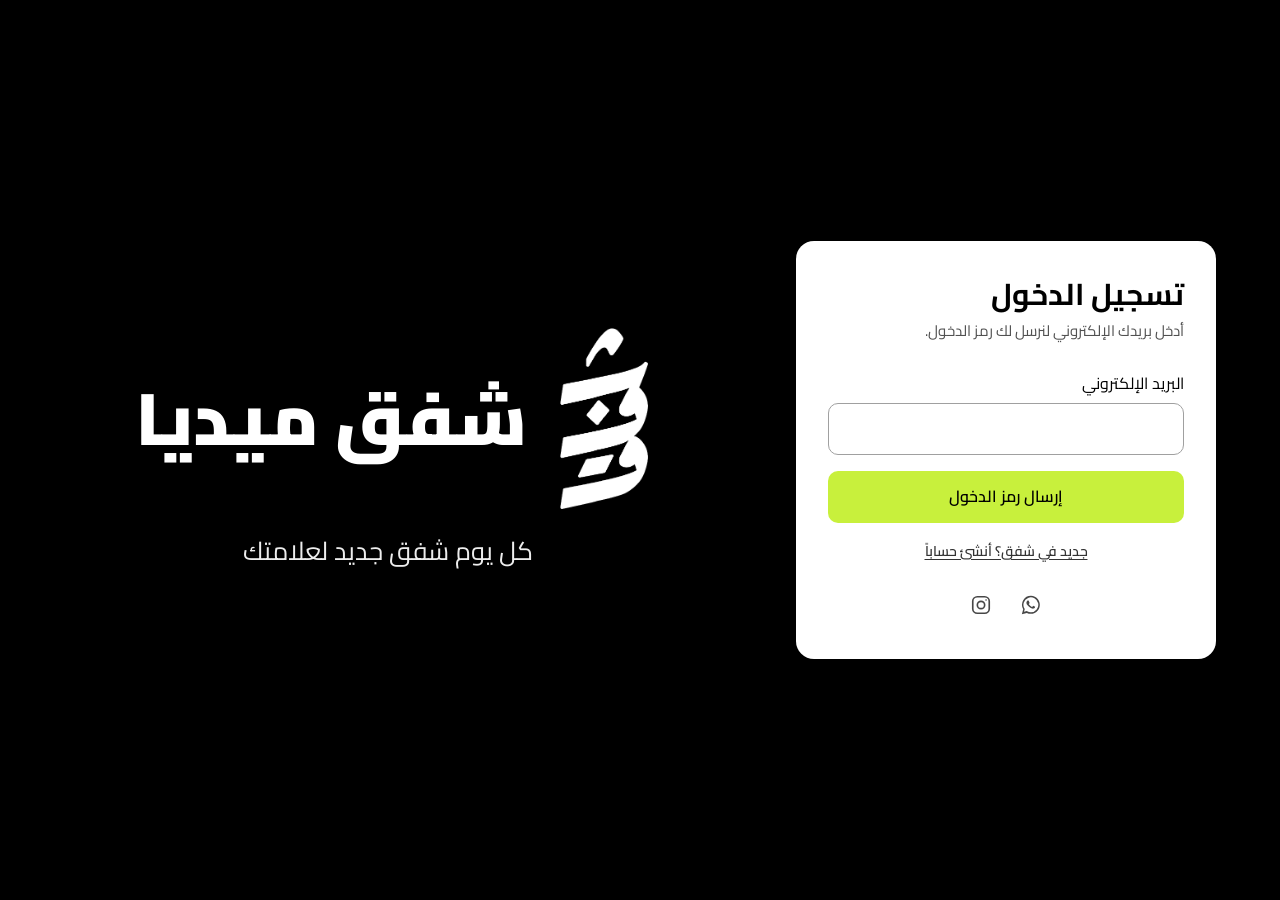
<file: index.html>
<!doctype html>
<html lang="ar" dir="rtl">
<head>
<meta charset="utf-8">
<meta name="viewport" content="width=device-width,initial-scale=1">
<meta name="robots" content="noindex,nofollow">
<meta name="theme-color" content="#000000">
<meta http-equiv="Content-Security-Policy" content="default-src 'self'; connect-src 'self' https://*.supabase.co; object-src 'none'; base-uri 'none'; form-action 'none'">
<title>إنشاء حساب أو تسجيل الدخول | شفق</title>
<link rel="icon" href="assets/icon-192.png">
<link rel="stylesheet" href="assets/login.css">
<script src="shafq-app/config.js" defer></script>
<script src="shafq-app/server.js" defer></script>
<script src="assets/login.js?v=2" defer></script>
</head>
<body>
<main class="entry">
  <section class="brand" aria-label="شفق ميديا">
    <div class="brand-lockup">
      <img src="assets/logo-white.png" alt="" width="426" height="874">
      <span>شفق ميديا</span>
    </div>
    <div class="brand-line"><p>كل يوم شفق جديد لعلامتك</p></div>
  </section>
  <section class="access" aria-labelledby="title">
    <div id="access-content">
      <h1 id="title">تسجيل الدخول</h1>
      <form id="email-form">
        <p class="intro" id="email-intro">أدخل بريدك الإلكتروني لنرسل لك رمز الدخول.</p>
        <label for="email">البريد الإلكتروني</label>
        <input id="email" type="email" dir="ltr" autocomplete="email" required maxlength="254" aria-describedby="email-message">
        <p id="email-message" class="field-message" role="status" hidden></p>
        <button id="send-code" type="submit">إرسال رمز الدخول</button>
        <div class="account-switch"><button id="switch-mode" class="secondary" type="button">جديد في شفق؟ أنشئ حساباً</button></div>
      </form>
      <form id="code-form" hidden>
        <p id="delivery">أرسلنا رمز التحقق إلى <bdi id="delivery-address" dir="ltr"></bdi></p>
        <label for="code">رمز الدخول</label>
        <input id="code" type="text" inputmode="numeric" autocomplete="one-time-code" dir="ltr" required maxlength="6" minlength="6" aria-describedby="code-message">
        <p id="code-message" class="field-message" role="status" hidden></p>
        <button id="confirm-code" type="submit">تأكيد الدخول</button>
        <div class="code-actions"><button id="edit" class="secondary" type="button">تعديل البريد</button><button id="resend" class="secondary" type="button">إعادة إرسال الرمز</button></div>
      </form>
    </div>
    <nav class="card-social" aria-label="قنوات التواصل مع شفق">
      <div class="social-item">
        <a href="https://wa.me/966563079286" target="_blank" rel="noopener" aria-label="محادثة شفق ميديا على واتساب">
          <svg viewBox="0 0 24 24" aria-hidden="true" focusable="false" fill="currentColor"><path d="M12 2a9.8 9.8 0 0 0-8.5 14.7L2 22l5.5-1.4A9.8 9.8 0 1 0 12 2Zm0 17.9c-1.5 0-3-.4-4.2-1.1l-.3-.2-3.1.8.8-3-.2-.3A8.1 8.1 0 1 1 12 19.9Zm4.5-6.1-1.7-.8c-.2-.1-.4-.1-.6.1l-.7.9c-.1.2-.3.2-.5.1a6.5 6.5 0 0 1-3.3-2.9c-.2-.2 0-.4.1-.5l.5-.6c.1-.1.2-.3.1-.5l-.8-1.9c-.2-.5-.4-.5-.6-.5h-.5c-.2 0-.5.1-.7.4a2.6 2.6 0 0 0-.8 1.9c0 1.1.8 2.2.9 2.3.1.2 1.6 2.5 3.9 3.5.5.3.9.4 1.3.5.6.2 1.1.2 1.5.1.5-.1 1.5-.6 1.7-1.2.2-.5.2-.9.1-1l-.4-.2Z"/></svg>
        </a>
      </div>
      <div class="social-item">
        <a href="https://www.instagram.com/shafq.media" target="_blank" rel="noopener" aria-label="حساب شفق ميديا على إنستغرام">
          <svg viewBox="0 0 24 24" aria-hidden="true" focusable="false" fill="none" stroke="currentColor" stroke-width="1.8" stroke-linecap="round"><rect x="3" y="3" width="18" height="18" rx="5"/><circle cx="12" cy="12" r="4"/><path d="M17.5 6.5h.01"/></svg>
        </a>
      </div>
    </nav>
  </section>
</main>
</body>
</html>
</file>
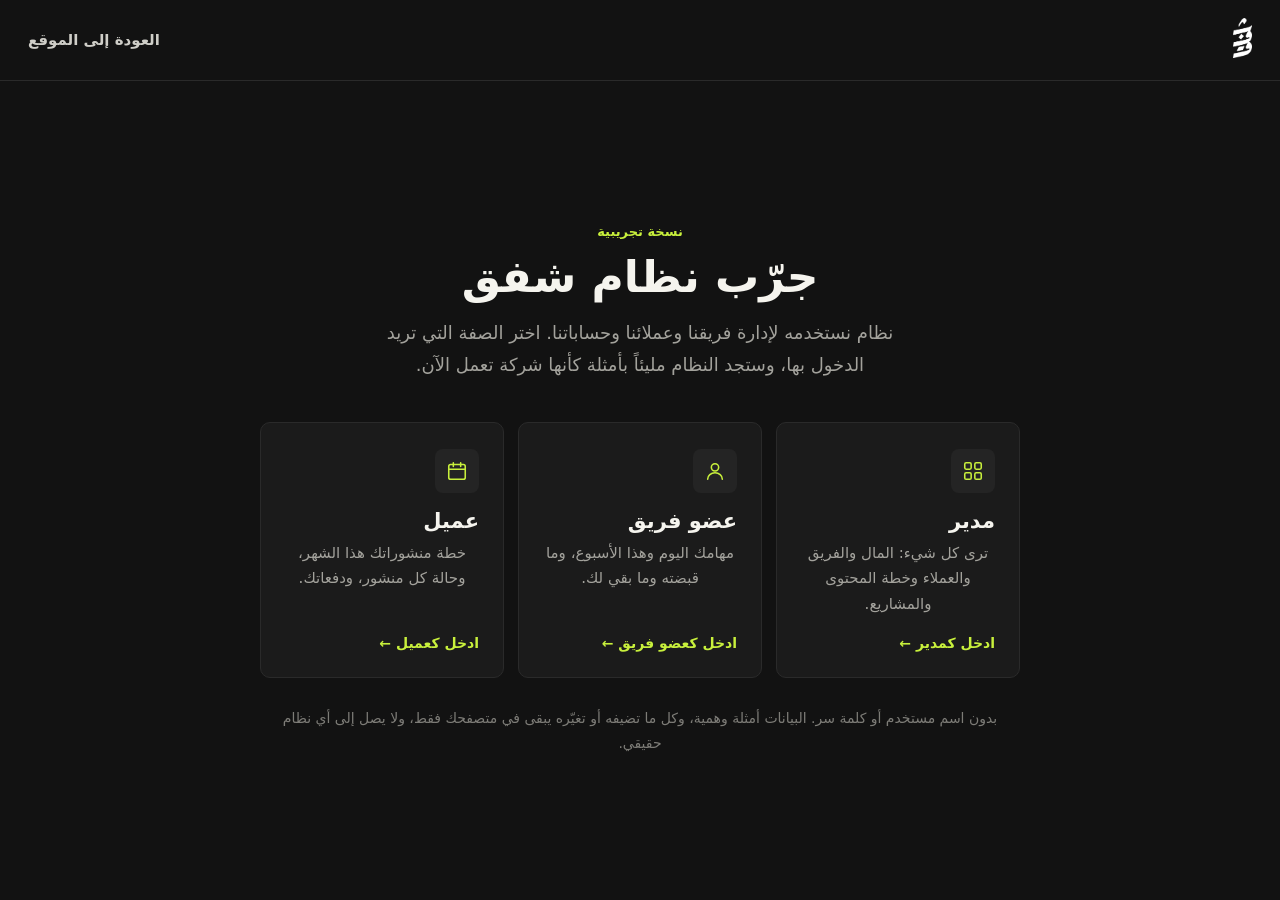
<file: demo/index.html>
<!DOCTYPE html>
<html lang="ar" dir="rtl">
<head>
<meta charset="utf-8">
<meta name="viewport" content="width=device-width, initial-scale=1">
<meta http-equiv="Content-Security-Policy" content="default-src 'self'; script-src 'self'; style-src 'self' 'unsafe-inline' https://fonts.googleapis.com; font-src https://fonts.gstatic.com; img-src 'self' data:; connect-src 'none'; object-src 'none'; base-uri 'self'; form-action 'none'">
<title>جرّب نظام شفق · نسخة تجريبية</title>
<meta name="description" content="جرّب نظام شفق لإدارة الفريق والعملاء والحسابات، كمدير أو عضو فريق أو عميل، ببيانات تجريبية.">
<meta name="theme-color" content="#121212">
<link rel="icon" type="image/png" href="../assets/icon-192.png">
<link rel="preconnect" href="https://fonts.googleapis.com">
<link rel="preconnect" href="https://fonts.gstatic.com" crossorigin>
<link href="https://fonts.googleapis.com/css2?family=Cairo:wght@400;600;700;800;900&display=swap" rel="stylesheet">
<style>
*{box-sizing:border-box;margin:0;padding:0}
body{font-family:Cairo,system-ui,sans-serif;background:#121212;color:#F5F4EE;min-height:100vh;min-height:100svh;display:flex;flex-direction:column;-webkit-font-smoothing:antialiased}
a{color:inherit;text-decoration:none}
button{font:inherit;color:inherit;background:none;border:0;cursor:pointer}
.top{display:flex;justify-content:space-between;align-items:center;padding:18px 28px;border-bottom:1px solid #2a2a2a}
.top img{height:40px;width:auto}
.top a.back{font-size:15px;font-weight:700;color:#cfcec8}
.top a.back:hover{color:#F5F4EE}
main{flex:1;display:flex;align-items:center;justify-content:center;padding:48px 20px}
.box{max-width:760px;width:100%;text-align:center}
.eyebrow{font-size:13px;font-weight:700;color:#C8F03C;margin-bottom:8px}
h1{font-size:clamp(30px,4vw,44px);font-weight:800;line-height:1.35}
.lead{color:#a3a29c;font-size:18px;margin:10px auto 0;max-width:560px;line-height:1.8}
.roles{display:grid;grid-template-columns:repeat(3,1fr);gap:14px;margin-top:40px;text-align:right}
.role{background:#1b1b1b;border:1px solid #2a2a2a;border-radius:10px;padding:26px 24px;transition:background .25s,border-color .25s,color .25s;display:flex;flex-direction:column;gap:8px;width:100%}
.role .ico{width:44px;height:44px;border-radius:8px;background:#242424;display:flex;align-items:center;justify-content:center;margin-bottom:8px;transition:background .25s}
.role .ico svg{width:22px;height:22px;stroke:#C8F03C;fill:none;stroke-width:1.7;stroke-linecap:round;stroke-linejoin:round;transition:stroke .25s}
.role b{font-size:21px;font-weight:800}
.role span{color:#a3a29c;font-size:15px;line-height:1.7;transition:color .25s}
.role i{font-style:normal;margin-top:auto;padding-top:10px;font-size:14px;font-weight:700;color:#C8F03C;transition:color .25s}
.role:hover,.role:focus-visible{background:#C8F03C;border-color:#C8F03C;color:#121212;outline:none}
.role:hover span,.role:focus-visible span{color:#2b2b28}
.role:hover i,.role:focus-visible i{color:#121212}
.role:hover .ico,.role:focus-visible .ico{background:rgba(0,0,0,.1)}
.role:hover .ico svg,.role:focus-visible .ico svg{stroke:#121212}
.note{margin-top:28px;color:#7d7c77;font-size:14px;line-height:1.8}
.resume{margin-top:18px;font-size:14.5px;color:#a3a29c}
.resume button{color:#C8F03C;font-weight:700;text-decoration:underline;text-underline-offset:4px}
@media (max-width:720px){.roles{grid-template-columns:1fr}.top{padding:14px 20px}}
</style>
</head>
<body>
<header class="top">
  <a href="../index.html" aria-label="موقع شفق ميديا"><img src="../assets/logo-white.png" alt="شعار شفق ميديا" width="213" height="437"></a>
  <a class="back" href="../index.html#digital">العودة إلى الموقع</a>
</header>
<main>
  <div class="box">
    <div class="eyebrow">نسخة تجريبية</div>
    <h1>جرّب نظام شفق</h1>
    <p class="lead">نظام نستخدمه لإدارة فريقنا وعملائنا وحساباتنا. اختر الصفة التي تريد الدخول بها، وستجد النظام مليئاً بأمثلة كأنها شركة تعمل الآن.</p>
    <div class="roles">
      <button class="role" type="button" data-u="u1">
        <span class="ico"><svg viewBox="0 0 24 24"><rect x="3" y="3" width="7" height="7" rx="1.5"/><rect x="14" y="3" width="7" height="7" rx="1.5"/><rect x="3" y="14" width="7" height="7" rx="1.5"/><rect x="14" y="14" width="7" height="7" rx="1.5"/></svg></span>
        <b>مدير</b><span>ترى كل شيء: المال والفريق والعملاء وخطة المحتوى والمشاريع.</span><i>ادخل كمدير ←</i>
      </button>
      <button class="role" type="button" data-u="u2">
        <span class="ico"><svg viewBox="0 0 24 24"><circle cx="12" cy="8" r="4"/><path d="M4 21c0-4 3.6-7 8-7s8 3 8 7"/></svg></span>
        <b>عضو فريق</b><span>مهامك اليوم وهذا الأسبوع، وما قبضته وما بقي لك.</span><i>ادخل كعضو فريق ←</i>
      </button>
      <button class="role" type="button" data-u="cu1">
        <span class="ico"><svg viewBox="0 0 24 24"><rect x="3" y="5" width="18" height="16" rx="2"/><path d="M3 10h18M8 3v4M16 3v4"/></svg></span>
        <b>عميل</b><span>خطة منشوراتك هذا الشهر، وحالة كل منشور، ودفعاتك.</span><i>ادخل كعميل ←</i>
      </button>
    </div>
    <p class="resume" id="resume" hidden>لديك تجربة سابقة على هذا الجهاز. <button type="button" id="wipe">ابدأ ببيانات جديدة</button></p>
    <p class="note">بدون اسم مستخدم أو كلمة سر. البيانات أمثلة وهمية، وكل ما تضيفه أو تغيّره يبقى في متصفحك فقط، ولا يصل إلى أي نظام حقيقي.</p>
  </div>
</main>
<script src="seed.js"></script>
<script src="picker.js"></script>
</body>
</html>
</file>
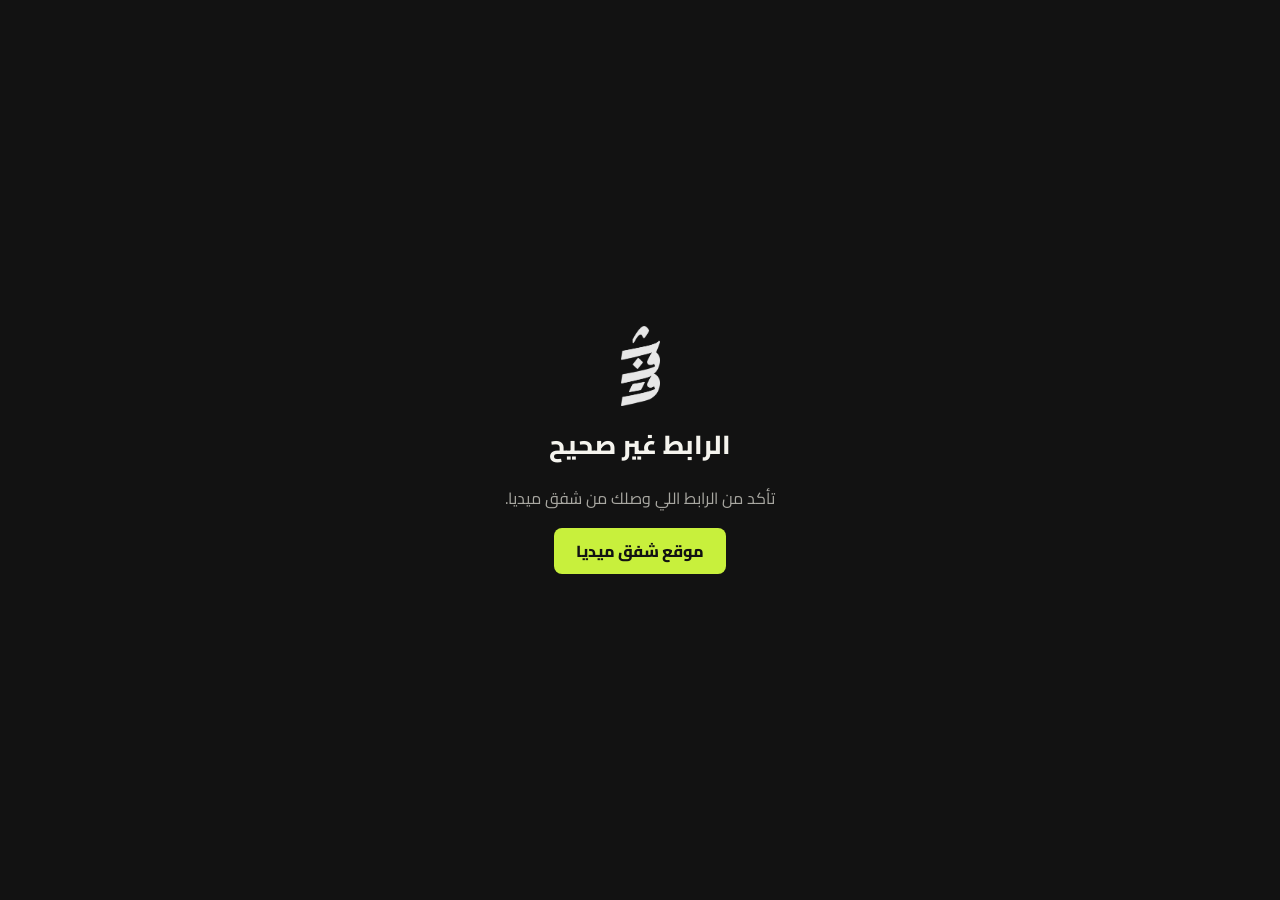
<file: p/index.html>
<!DOCTYPE html>
<html lang="ar" dir="rtl">
<head>
<meta charset="utf-8">
<meta name="viewport" content="width=device-width,initial-scale=1,viewport-fit=cover">
<meta name="robots" content="noindex,nofollow,noarchive">
<meta name="referrer" content="no-referrer">
<meta name="theme-color" content="#121212">
<title>شفق ميديا</title>
<link rel="icon" type="image/png" href="/assets/icon-192.png">
<link rel="preconnect" href="https://fonts.googleapis.com">
<link rel="preconnect" href="https://fonts.gstatic.com" crossorigin>
<link href="https://fonts.googleapis.com/css2?family=Cairo:wght@400;600;700;800;900&display=swap" rel="stylesheet">
<link rel="stylesheet" href="/p/plan.css?v=4">
</head>
<body>
<main id="plan"></main>
<script src="/p/plan.js?v=6"></script>
</body>
</html>
</file>
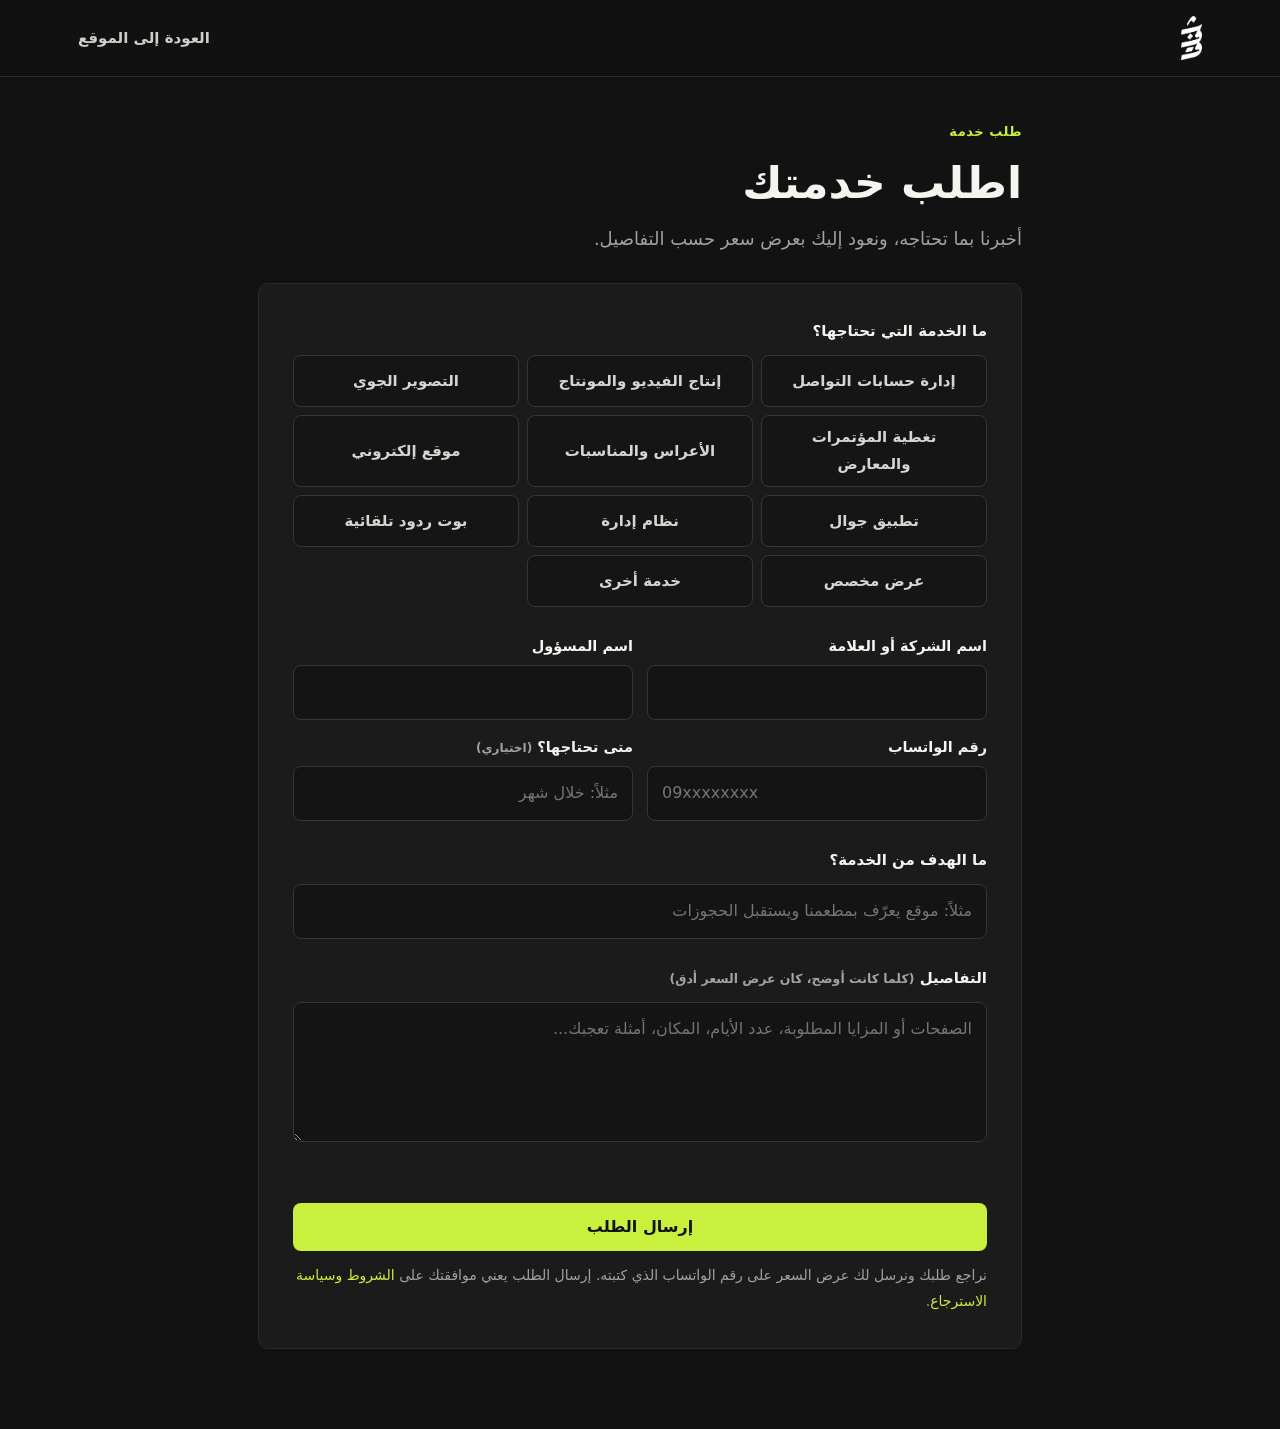
<file: request/index.html>
<!DOCTYPE html>
<html lang="ar" dir="rtl">
<head>
<meta charset="utf-8">
<meta name="viewport" content="width=device-width, initial-scale=1">
<meta http-equiv="Content-Security-Policy" content="default-src 'self'; script-src 'self'; style-src 'self' 'unsafe-inline' https://fonts.googleapis.com; font-src https://fonts.gstatic.com; img-src 'self' data:; connect-src 'self' https://ypsarmfjbkxgoepmibia.supabase.co; frame-src 'none'; object-src 'none'; base-uri 'self'; form-action 'none'">
<meta name="referrer" content="strict-origin-when-cross-origin">
<title>اطلب خدمتك | شفق ميديا</title>
<meta name="description" content="أخبرنا بما تحتاجه من شفق ميديا، ونعود إليك بعرض سعر حسب التفاصيل.">
<meta name="theme-color" content="#121212">
<link rel="icon" type="image/png" href="../assets/icon-192.png">
<link rel="preconnect" href="https://fonts.googleapis.com">
<link rel="preconnect" href="https://fonts.gstatic.com" crossorigin>
<link href="https://fonts.googleapis.com/css2?family=Cairo:wght@400;500;600;700;800;900&display=swap" rel="stylesheet">
<link rel="stylesheet" href="../assets/site.css?v=10">
<style>
.rq{min-height:100vh;min-height:100svh;padding:120px 0 80px}
.rq .wrap{max-width:820px}
.rq .head{margin-bottom:28px}
.rq form.card{padding:34px}
.rq .sec{margin-bottom:26px}
.rq .sec>label,.rq .lab{display:block;font-size:15px;font-weight:800;margin-bottom:10px}
.rq .lab small{color:var(--mut);font-weight:600;margin-right:6px}
.svcs{display:grid;grid-template-columns:repeat(auto-fill,minmax(180px,1fr));gap:8px}
.svcs button{min-height:52px;padding:8px 14px;border:1px solid var(--ln2);border-radius:var(--rb);font-size:15px;font-weight:700;color:#d6d5cf;background:#151515;transition:border-color .4s var(--ez),background .4s var(--ez),color .4s var(--ez);text-align:center}
.svcs button:hover{border-color:var(--tx)}
.svcs button.on{background:var(--lime);border-color:var(--lime);color:var(--ink)}
.rq .grid2{display:grid;grid-template-columns:1fr 1fr;gap:14px}
.rq input,.rq textarea{width:100%;background:#141414;border:1px solid var(--ln2);border-radius:var(--rb);color:var(--tx);font:inherit;font-size:16px;padding:12px 14px;outline:none}
.rq textarea{min-height:140px;resize:vertical}
.rq input:focus,.rq textarea:focus{border-color:var(--lime)}
.rq .note{color:var(--mut);font-size:14px;margin-top:12px}
.rq .send{width:100%;margin-top:6px}
.topbar{position:fixed;inset:0 0 auto;z-index:50;background:rgba(18,18,18,.9);backdrop-filter:blur(12px);-webkit-backdrop-filter:blur(12px);border-bottom:1px solid var(--ln)}
.topbar .wrap{display:flex;align-items:center;justify-content:space-between;height:76px;max-width:var(--w)}
.topbar img{height:44px;width:auto}
.topbar .back{font-size:15px;font-weight:700;color:#cfcec8}
.topbar .back:hover{color:var(--tx)}
@media (max-width:640px){.rq form.card{padding:22px 18px}.rq .grid2{grid-template-columns:1fr}.svcs{grid-template-columns:1fr 1fr}.rq{padding-top:100px}}
</style>
</head>
<body>
<header class="topbar"><div class="wrap">
  <a href="../index.html" aria-label="موقع شفق ميديا"><img src="../assets/logo-white.png" alt="شعار شفق ميديا" width="213" height="437"></a>
  <a class="back" href="../index.html">العودة إلى الموقع</a>
</div></header>
<main class="rq"><div class="wrap">
  <div class="head rv in"><div class="eyebrow">طلب خدمة</div><h2>اطلب خدمتك</h2><p class="lead">أخبرنا بما تحتاجه، ونعود إليك بعرض سعر حسب التفاصيل.</p></div>
  <div id="rqbox">
  <form class="card" id="rqform" novalidate>
    <div class="sec"><span class="lab">ما الخدمة التي تحتاجها؟</span><div class="svcs" id="svcs"></div></div>
    <div class="sec grid2">
      <div><label for="rco">اسم الشركة أو العلامة</label><input id="rco" maxlength="80" autocomplete="organization"></div>
      <div><label for="rct">اسم المسؤول</label><input id="rct" maxlength="60" autocomplete="name"></div>
      <div><label for="rph">رقم الواتساب</label><input id="rph" type="tel" dir="ltr" maxlength="20" autocomplete="tel" placeholder="09xxxxxxxx"></div>
      <div><label for="rwh">متى تحتاجها؟ <small style="color:var(--mut);font-weight:600">(اختياري)</small></label><input id="rwh" maxlength="60" placeholder="مثلاً: خلال شهر"></div>
    </div>
    <div class="sec"><label for="rpu">ما الهدف من الخدمة؟</label><input id="rpu" maxlength="200" placeholder="مثلاً: موقع يعرّف بمطعمنا ويستقبل الحجوزات"></div>
    <div class="sec"><label for="rde">التفاصيل <small style="color:var(--mut);font-weight:600">(كلما كانت أوضح، كان عرض السعر أدق)</small></label><textarea id="rde" maxlength="1500" placeholder="الصفحات أو المزايا المطلوبة، عدد الأيام، المكان، أمثلة تعجبك..."></textarea></div>
    <input class="hp" type="text" id="rhw" tabindex="-1" autocomplete="off" aria-hidden="true">
    <div class="err" id="rerr" role="alert"></div>
    <button class="btn btn-p send" type="submit" id="rsend">إرسال الطلب</button>
    <p class="note">نراجع طلبك ونرسل لك عرض السعر على رقم الواتساب الذي كتبته. إرسال الطلب يعني موافقتك على <a href="../terms/index.html" style="color:var(--lime)">الشروط وسياسة الاسترجاع</a>.</p>
  </form>
  </div>
</div></main>
<script src="../assets/request.js"></script>
</body>
</html>
</file>
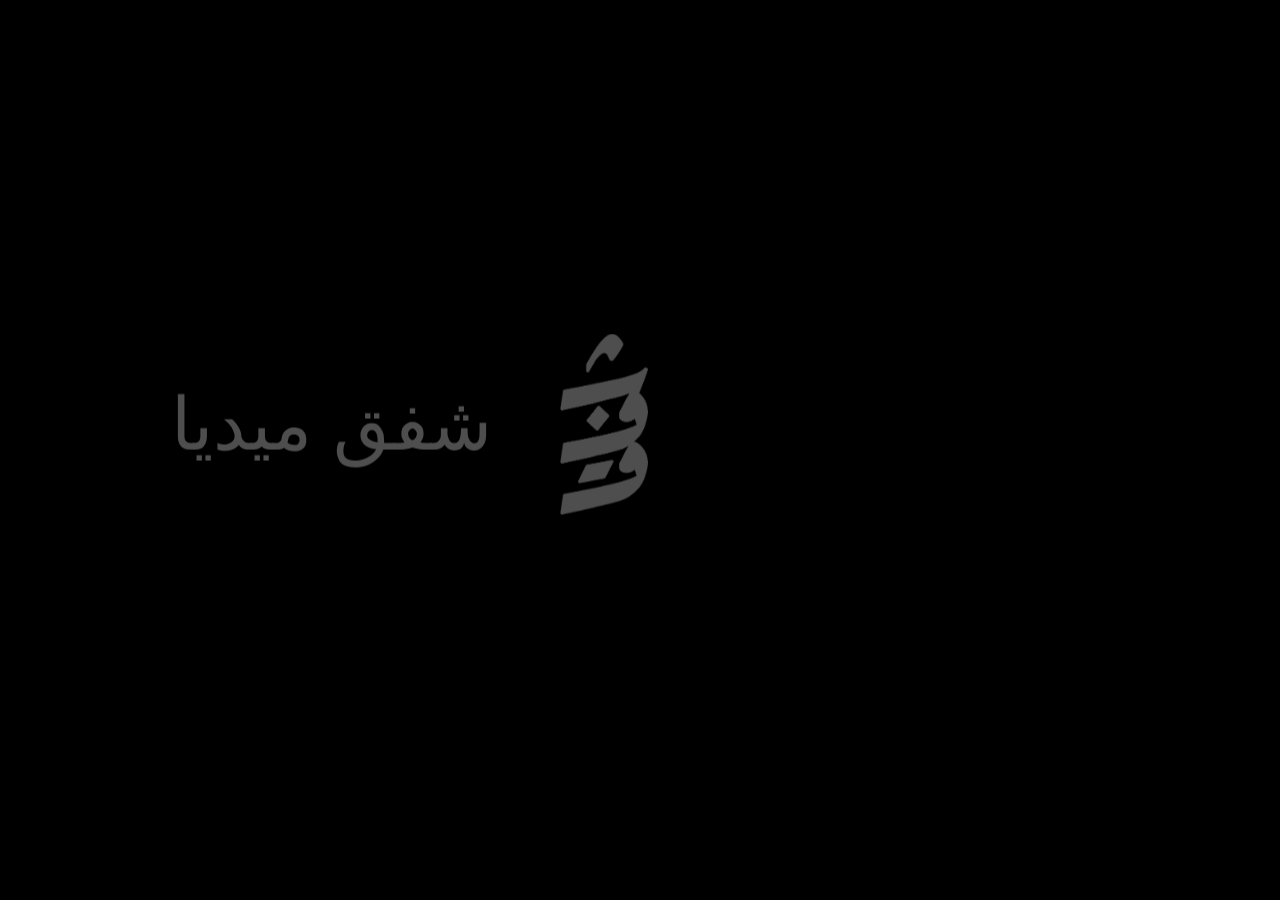
<file: site/index.html>
<!DOCTYPE html>
<html lang="ar" dir="rtl"><head><meta charset="utf-8"><meta http-equiv="refresh" content="0; url=/"><link rel="canonical" href="https://shafqmedia.com/"><title>شفق ميديا</title></head>
<body style="background:#121212;color:#F5F4EE;font-family:sans-serif"><p><a href="/" style="color:#C8F03C">انتقل إلى موقع شفق ميديا</a></p></body></html>
</file>
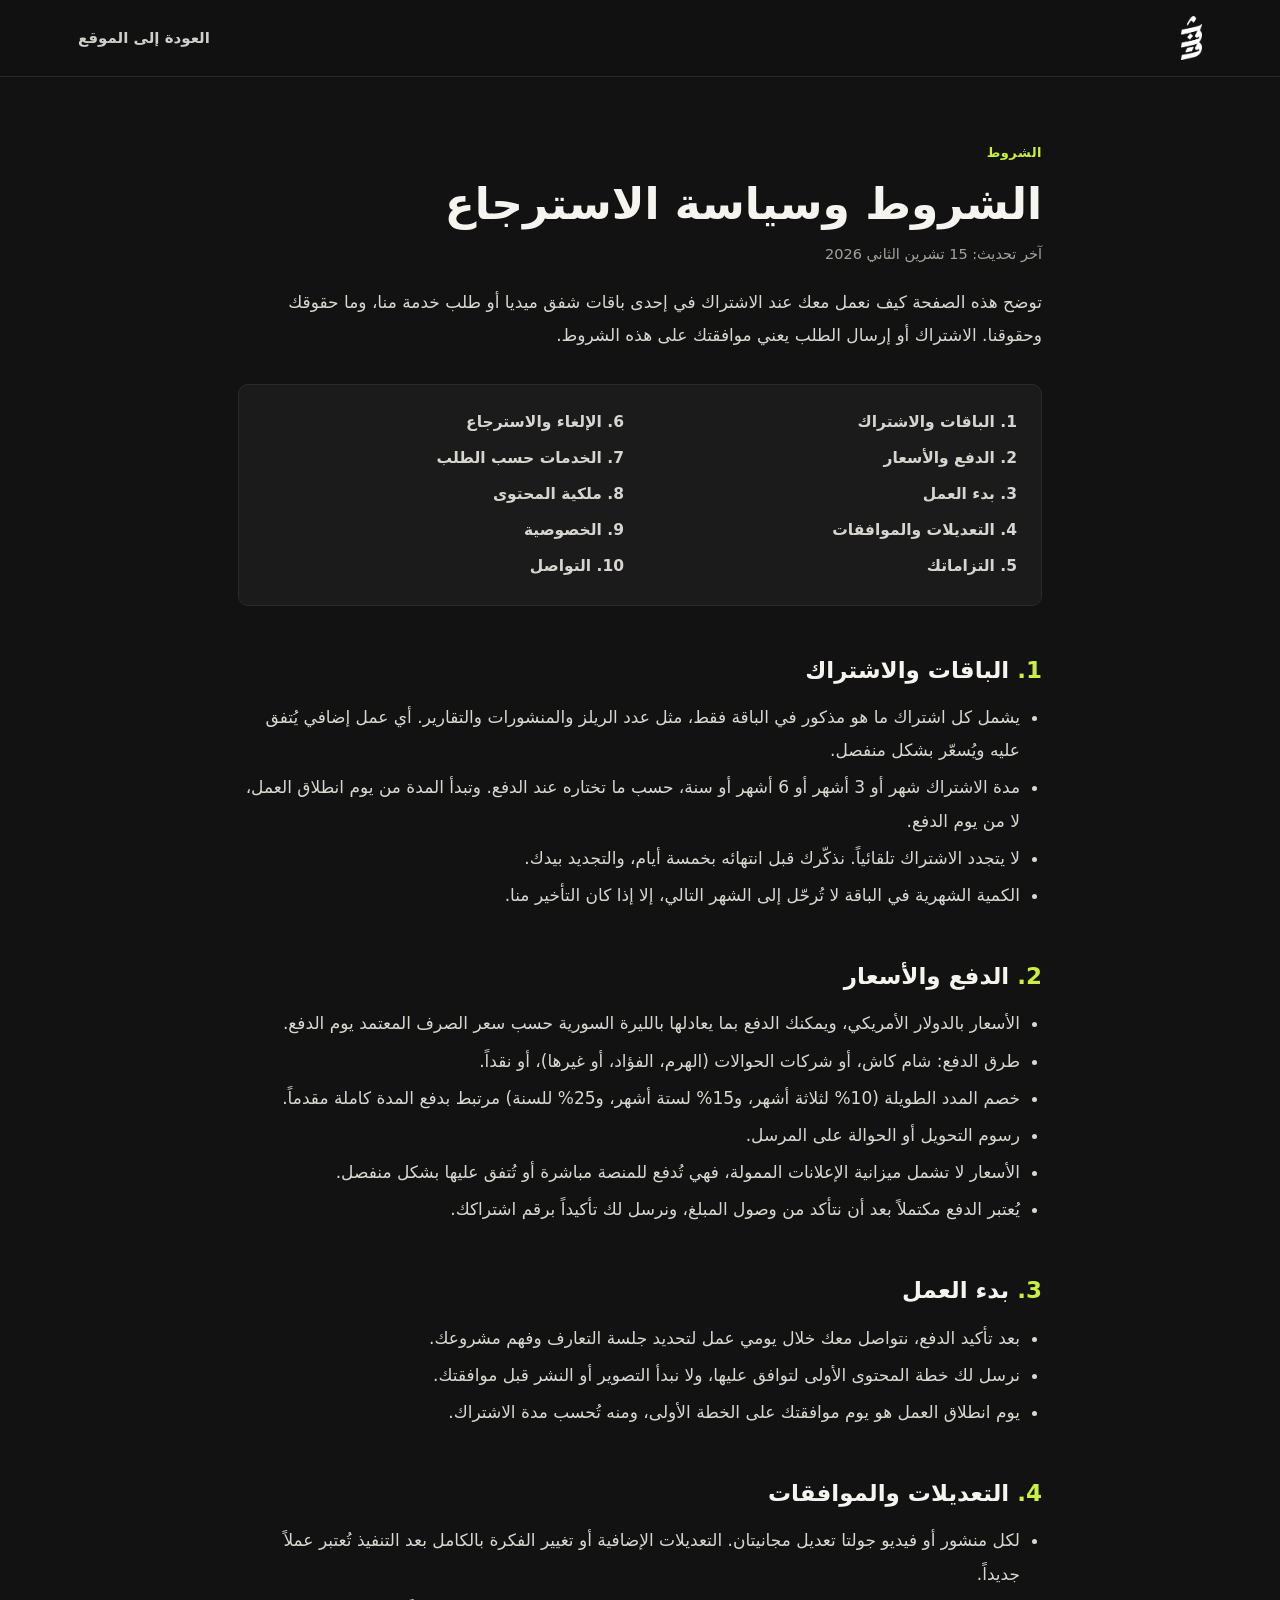
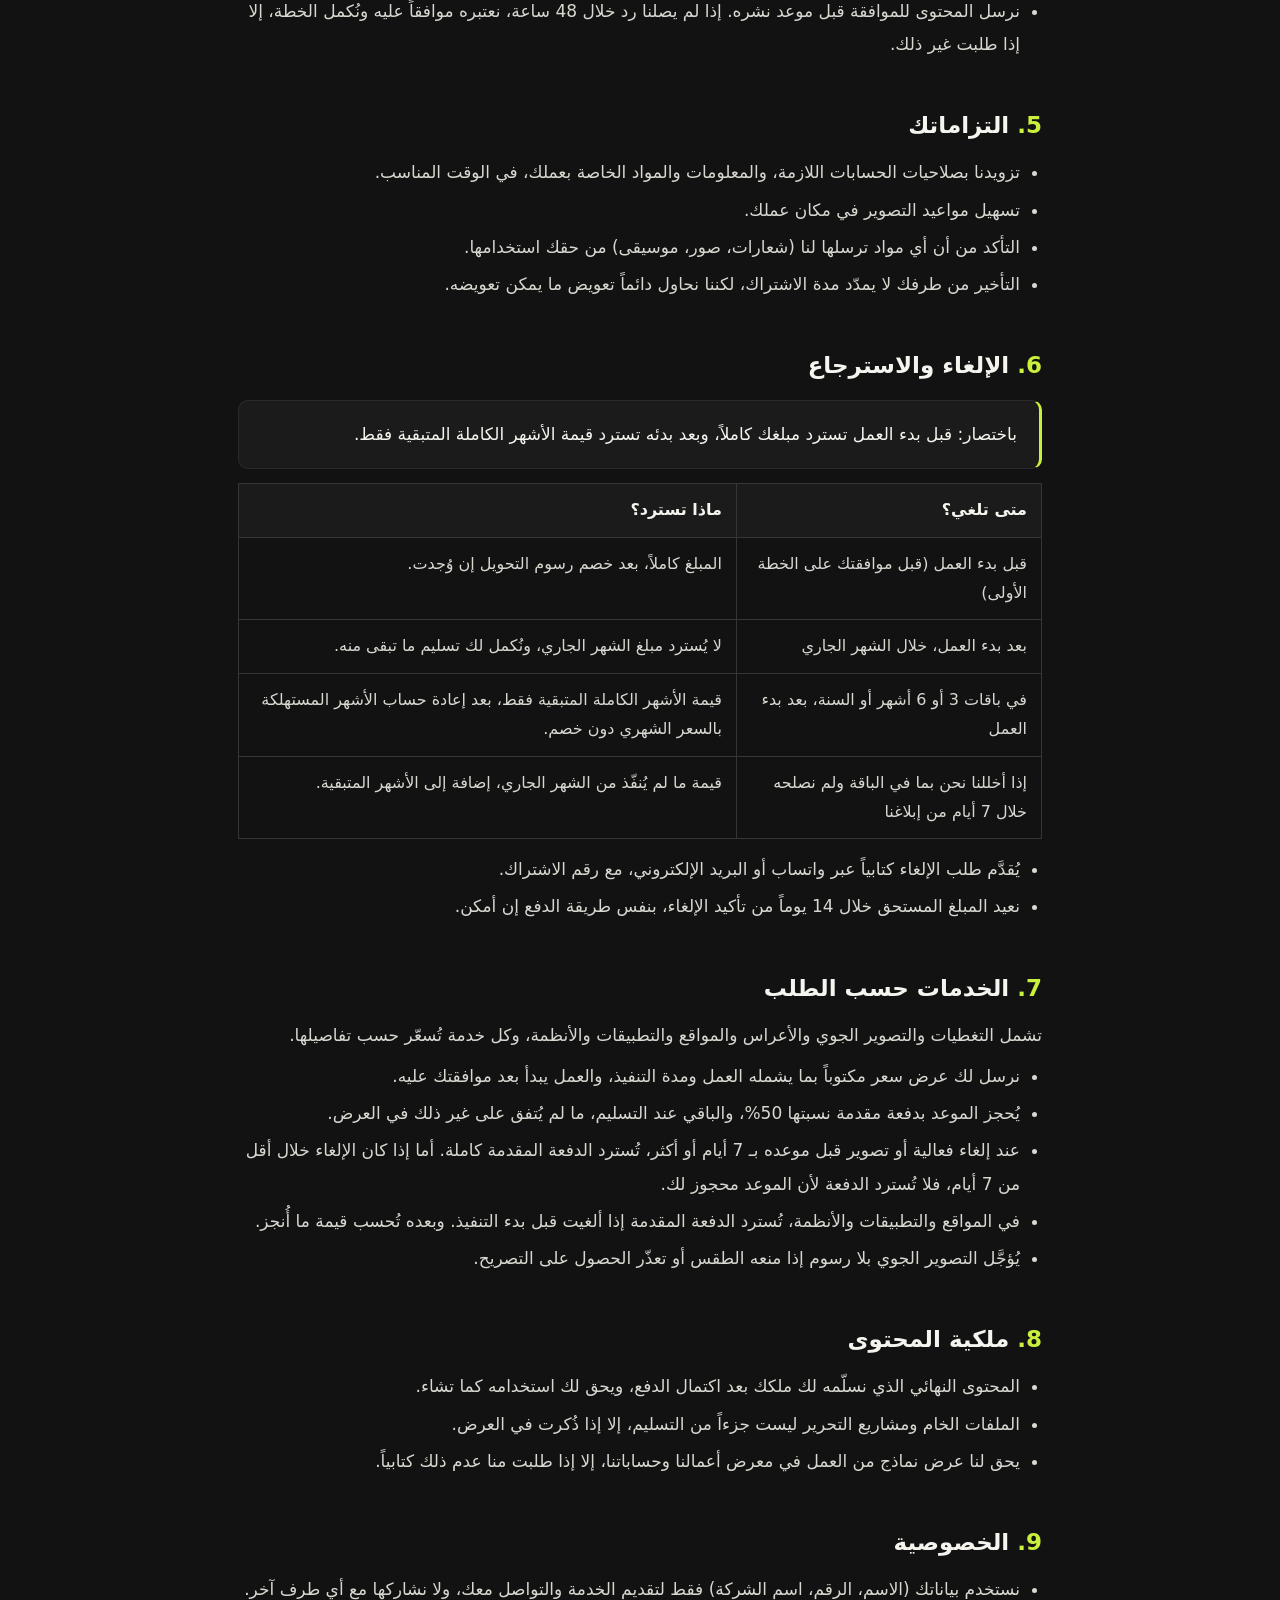
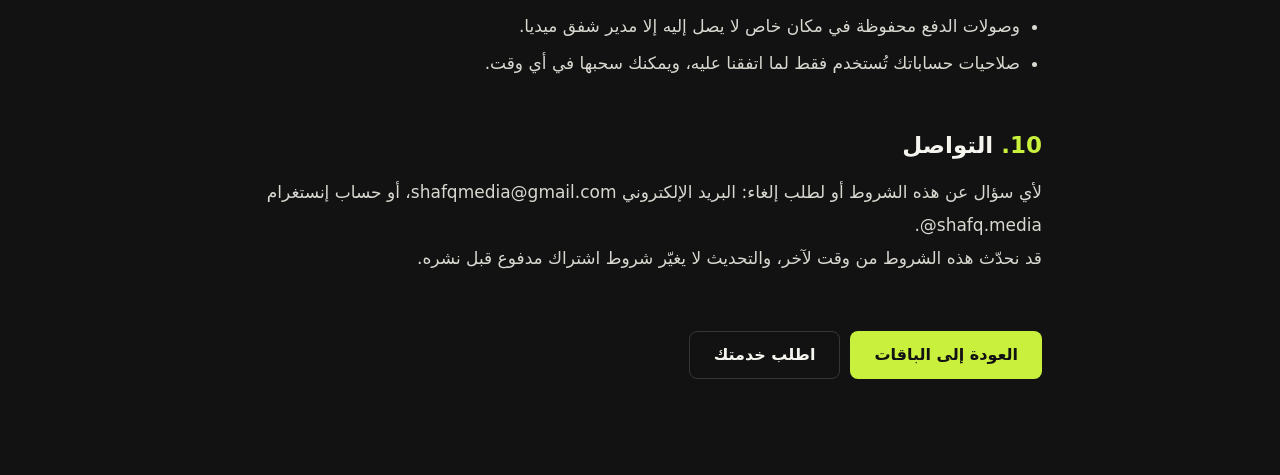
<file: terms/index.html>
<!DOCTYPE html>
<html lang="ar" dir="rtl">
<head>
<meta charset="utf-8">
<meta name="viewport" content="width=device-width, initial-scale=1">
<meta http-equiv="Content-Security-Policy" content="default-src 'self'; script-src 'none'; style-src 'self' 'unsafe-inline' https://fonts.googleapis.com; font-src https://fonts.gstatic.com; img-src 'self' data:; connect-src 'none'; frame-src 'none'; object-src 'none'; base-uri 'self'; form-action 'none'">
<title>الشروط وسياسة الاسترجاع | شفق ميديا</title>
<meta name="description" content="شروط الاشتراك في باقات شفق ميديا وطلب خدماتها، وسياسة الإلغاء والاسترجاع.">
<meta name="theme-color" content="#121212">
<link rel="icon" type="image/png" href="../assets/icon-192.png">
<link rel="preconnect" href="https://fonts.googleapis.com">
<link rel="preconnect" href="https://fonts.gstatic.com" crossorigin>
<link href="https://fonts.googleapis.com/css2?family=Cairo:wght@400;500;600;700;800;900&display=swap" rel="stylesheet">
<link rel="stylesheet" href="../assets/site.css?v=10">
<style>
.topbar{position:sticky;top:0;z-index:50;background:rgba(18,18,18,.92);backdrop-filter:blur(12px);-webkit-backdrop-filter:blur(12px);border-bottom:1px solid var(--ln)}
.topbar .wrap{display:flex;align-items:center;justify-content:space-between;height:76px}
.topbar img{height:44px;width:auto}
.topbar .back{font-size:15px;font-weight:700;color:#cfcec8}
.legal{padding:64px 0 96px}
.legal .wrap{max-width:860px}
.legal .upd{color:var(--mut);font-size:14.5px;margin-top:6px}
.legal .toc{background:var(--card);border:1px solid var(--ln);border-radius:var(--r);padding:20px 24px;margin:32px 0 8px;columns:2;column-gap:32px}
.legal .toc a{display:block;padding:4px 0;color:#d6d5cf;font-weight:600;font-size:15.5px}
.legal .toc a:hover{color:var(--lime)}
.legal h3{font-size:23px;font-weight:800;margin:44px 0 10px;scroll-margin-top:96px}
.legal h3 span{color:var(--lime);margin-left:8px}
.legal p,.legal li{color:#d8d7d0;font-size:17px;line-height:1.95}
.legal ul{padding-right:22px;margin:8px 0}
.legal li{margin:4px 0}
.legal .box{background:var(--card);border:1px solid var(--ln);border-right:3px solid var(--lime);border-radius:var(--r);padding:18px 22px;margin:14px 0}
.legal table{width:100%;border-collapse:collapse;margin:14px 0;font-size:16px}
.legal th,.legal td{border:1px solid var(--ln2);padding:12px 14px;text-align:right;vertical-align:top}
.legal th{background:var(--card);font-weight:800}
.legal td{color:#d8d7d0}
.legal .end{margin-top:56px;display:flex;gap:10px;flex-wrap:wrap}
@media (max-width:640px){.legal .toc{columns:1}.legal p,.legal li{font-size:16px}.legal h3{font-size:20px}}
</style>
</head>
<body>
<header class="topbar"><div class="wrap">
  <a href="../index.html" aria-label="موقع شفق ميديا"><img src="../assets/logo-white.png" alt="شعار شفق ميديا" width="213" height="437"></a>
  <a class="back" href="../index.html">العودة إلى الموقع</a>
</div></header>
<main class="legal"><div class="wrap">
  <div class="eyebrow">الشروط</div>
  <h2>الشروط وسياسة الاسترجاع</h2>
  <p class="upd">آخر تحديث: 15 تشرين الثاني 2026</p>
  <p style="margin-top:18px">توضح هذه الصفحة كيف نعمل معك عند الاشتراك في إحدى باقات شفق ميديا أو طلب خدمة منا، وما حقوقك وحقوقنا. الاشتراك أو إرسال الطلب يعني موافقتك على هذه الشروط.</p>

  <nav class="toc" aria-label="المحتويات">
    <a href="#t1">1. الباقات والاشتراك</a><a href="#t2">2. الدفع والأسعار</a><a href="#t3">3. بدء العمل</a><a href="#t4">4. التعديلات والموافقات</a>
    <a href="#t5">5. التزاماتك</a><a href="#t6">6. الإلغاء والاسترجاع</a><a href="#t7">7. الخدمات حسب الطلب</a><a href="#t8">8. ملكية المحتوى</a>
    <a href="#t9">9. الخصوصية</a><a href="#t10">10. التواصل</a>
  </nav>

  <h3 id="t1"><span>1.</span>الباقات والاشتراك</h3>
  <ul>
    <li>يشمل كل اشتراك ما هو مذكور في الباقة فقط، مثل عدد الريلز والمنشورات والتقارير. أي عمل إضافي يُتفق عليه ويُسعّر بشكل منفصل.</li>
    <li>مدة الاشتراك شهر أو 3 أشهر أو 6 أشهر أو سنة، حسب ما تختاره عند الدفع. وتبدأ المدة من يوم انطلاق العمل، لا من يوم الدفع.</li>
    <li>لا يتجدد الاشتراك تلقائياً. نذكّرك قبل انتهائه بخمسة أيام، والتجديد بيدك.</li>
    <li>الكمية الشهرية في الباقة لا تُرحّل إلى الشهر التالي، إلا إذا كان التأخير منا.</li>
  </ul>

  <h3 id="t2"><span>2.</span>الدفع والأسعار</h3>
  <ul>
    <li>الأسعار بالدولار الأمريكي، ويمكنك الدفع بما يعادلها بالليرة السورية حسب سعر الصرف المعتمد يوم الدفع.</li>
    <li>طرق الدفع: شام كاش، أو شركات الحوالات (الهرم، الفؤاد، أو غيرها)، أو نقداً.</li>
    <li>خصم المدد الطويلة (10% لثلاثة أشهر، و15% لستة أشهر، و25% للسنة) مرتبط بدفع المدة كاملة مقدماً.</li>
    <li>رسوم التحويل أو الحوالة على المرسل.</li>
    <li>الأسعار لا تشمل ميزانية الإعلانات الممولة، فهي تُدفع للمنصة مباشرة أو تُتفق عليها بشكل منفصل.</li>
    <li>يُعتبر الدفع مكتملاً بعد أن نتأكد من وصول المبلغ، ونرسل لك تأكيداً برقم اشتراكك.</li>
  </ul>

  <h3 id="t3"><span>3.</span>بدء العمل</h3>
  <ul>
    <li>بعد تأكيد الدفع، نتواصل معك خلال يومي عمل لتحديد جلسة التعارف وفهم مشروعك.</li>
    <li>نرسل لك خطة المحتوى الأولى لتوافق عليها، ولا نبدأ التصوير أو النشر قبل موافقتك.</li>
    <li>يوم انطلاق العمل هو يوم موافقتك على الخطة الأولى، ومنه تُحسب مدة الاشتراك.</li>
  </ul>

  <h3 id="t4"><span>4.</span>التعديلات والموافقات</h3>
  <ul>
    <li>لكل منشور أو فيديو جولتا تعديل مجانيتان. التعديلات الإضافية أو تغيير الفكرة بالكامل بعد التنفيذ تُعتبر عملاً جديداً.</li>
    <li>نرسل المحتوى للموافقة قبل موعد نشره. إذا لم يصلنا رد خلال 48 ساعة، نعتبره موافقاً عليه ونُكمل الخطة، إلا إذا طلبت غير ذلك.</li>
  </ul>

  <h3 id="t5"><span>5.</span>التزاماتك</h3>
  <ul>
    <li>تزويدنا بصلاحيات الحسابات اللازمة، والمعلومات والمواد الخاصة بعملك، في الوقت المناسب.</li>
    <li>تسهيل مواعيد التصوير في مكان عملك.</li>
    <li>التأكد من أن أي مواد ترسلها لنا (شعارات، صور، موسيقى) من حقك استخدامها.</li>
    <li>التأخير من طرفك لا يمدّد مدة الاشتراك، لكننا نحاول دائماً تعويض ما يمكن تعويضه.</li>
  </ul>

  <h3 id="t6"><span>6.</span>الإلغاء والاسترجاع</h3>
  <div class="box">باختصار: قبل بدء العمل تسترد مبلغك كاملاً، وبعد بدئه تسترد قيمة الأشهر الكاملة المتبقية فقط.</div>
  <table>
    <tr><th style="width:38%">متى تلغي؟</th><th>ماذا تسترد؟</th></tr>
    <tr><td>قبل بدء العمل (قبل موافقتك على الخطة الأولى)</td><td>المبلغ كاملاً، بعد خصم رسوم التحويل إن وُجدت.</td></tr>
    <tr><td>بعد بدء العمل، خلال الشهر الجاري</td><td>لا يُسترد مبلغ الشهر الجاري، ونُكمل لك تسليم ما تبقى منه.</td></tr>
    <tr><td>في باقات 3 أو 6 أشهر أو السنة، بعد بدء العمل</td><td>قيمة الأشهر الكاملة المتبقية فقط، بعد إعادة حساب الأشهر المستهلكة بالسعر الشهري دون خصم.</td></tr>
    <tr><td>إذا أخللنا نحن بما في الباقة ولم نصلحه خلال 7 أيام من إبلاغنا</td><td>قيمة ما لم يُنفّذ من الشهر الجاري، إضافة إلى الأشهر المتبقية.</td></tr>
  </table>
  <ul>
    <li>يُقدَّم طلب الإلغاء كتابياً عبر واتساب أو البريد الإلكتروني، مع رقم الاشتراك.</li>
    <li>نعيد المبلغ المستحق خلال 14 يوماً من تأكيد الإلغاء، بنفس طريقة الدفع إن أمكن.</li>
  </ul>

  <h3 id="t7"><span>7.</span>الخدمات حسب الطلب</h3>
  <p>تشمل التغطيات والتصوير الجوي والأعراس والمواقع والتطبيقات والأنظمة، وكل خدمة تُسعّر حسب تفاصيلها.</p>
  <ul>
    <li>نرسل لك عرض سعر مكتوباً بما يشمله العمل ومدة التنفيذ، والعمل يبدأ بعد موافقتك عليه.</li>
    <li>يُحجز الموعد بدفعة مقدمة نسبتها 50%، والباقي عند التسليم، ما لم يُتفق على غير ذلك في العرض.</li>
    <li>عند إلغاء فعالية أو تصوير قبل موعده بـ 7 أيام أو أكثر، تُسترد الدفعة المقدمة كاملة. أما إذا كان الإلغاء خلال أقل من 7 أيام، فلا تُسترد الدفعة لأن الموعد محجوز لك.</li>
    <li>في المواقع والتطبيقات والأنظمة، تُسترد الدفعة المقدمة إذا ألغيت قبل بدء التنفيذ. وبعده تُحسب قيمة ما أُنجز.</li>
    <li>يُؤجَّل التصوير الجوي بلا رسوم إذا منعه الطقس أو تعذّر الحصول على التصريح.</li>
  </ul>

  <h3 id="t8"><span>8.</span>ملكية المحتوى</h3>
  <ul>
    <li>المحتوى النهائي الذي نسلّمه لك ملكك بعد اكتمال الدفع، ويحق لك استخدامه كما تشاء.</li>
    <li>الملفات الخام ومشاريع التحرير ليست جزءاً من التسليم، إلا إذا ذُكرت في العرض.</li>
    <li>يحق لنا عرض نماذج من العمل في معرض أعمالنا وحساباتنا، إلا إذا طلبت منا عدم ذلك كتابياً.</li>
  </ul>

  <h3 id="t9"><span>9.</span>الخصوصية</h3>
  <ul>
    <li>نستخدم بياناتك (الاسم، الرقم، اسم الشركة) فقط لتقديم الخدمة والتواصل معك، ولا نشاركها مع أي طرف آخر.</li>
    <li>وصولات الدفع محفوظة في مكان خاص لا يصل إليه إلا مدير شفق ميديا.</li>
    <li>صلاحيات حساباتك تُستخدم فقط لما اتفقنا عليه، ويمكنك سحبها في أي وقت.</li>
  </ul>

  <h3 id="t10"><span>10.</span>التواصل</h3>
  <p>لأي سؤال عن هذه الشروط أو لطلب إلغاء: البريد الإلكتروني <bdi dir="ltr">shafqmedia@gmail.com</bdi>، أو حساب إنستغرام <bdi dir="ltr">@shafq.media</bdi>.</p>
  <p>قد نحدّث هذه الشروط من وقت لآخر، والتحديث لا يغيّر شروط اشتراك مدفوع قبل نشره.</p>

  <div class="end"><a class="btn btn-p" href="../index.html#pricing">العودة إلى الباقات</a><a class="btn btn-o" href="../request/index.html">اطلب خدمتك</a></div>
</div></main>
</body>
</html>
</file>
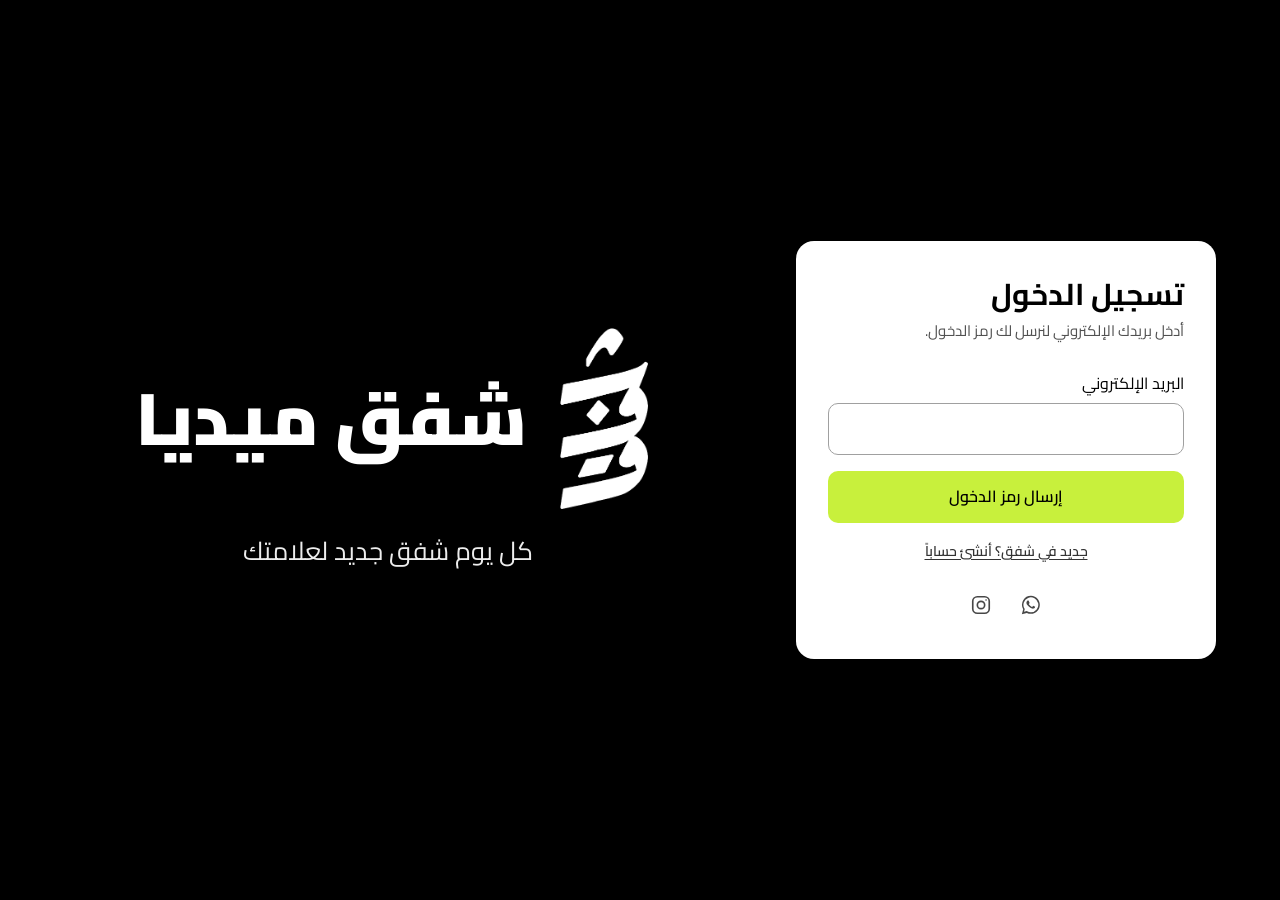
<file: portal.html>
<!DOCTYPE html>
<html lang="ar" dir="rtl">
<head>
<meta charset="utf-8">
<meta name="viewport" content="width=device-width, initial-scale=1">
<meta http-equiv="Content-Security-Policy" content="default-src 'self'; script-src 'self'; style-src 'self' 'unsafe-inline' https://fonts.googleapis.com; font-src https://fonts.gstatic.com; img-src 'self' data: blob: https://drive.google.com https://*.googleusercontent.com; media-src 'self' blob:; connect-src 'self' https://ypsarmfjbkxgoepmibia.supabase.co https://script.google.com https://script.googleusercontent.com; frame-src https://drive.google.com; object-src 'none'; base-uri 'self'; form-action 'none'">
<meta name="robots" content="noindex,nofollow">
<meta name="referrer" content="strict-origin-when-cross-origin">
<title>شفق ميديا | وكالة تسويق ومحتوى من دمشق</title>
<meta name="description" content="شفق ميديا وكالة تسويق ومحتوى من دمشق. ندير حساباتك على وسائل التواصل، ونصوّر مشاريعك وفعالياتك، ونبني لك خطة محتوى تحقق النتيجة.">
<meta property="og:title" content="شفق ميديا | وكالة تسويق ومحتوى">
<meta property="og:description" content="كل يوم شفق جديد لعلامتك.">
<meta property="og:image" content="https://shafqmedia.com/assets/og.jpg">
<meta property="og:image:width" content="1200">
<meta property="og:image:height" content="630">
<meta property="og:url" content="https://shafqmedia.com/">
<meta property="og:type" content="website">
<meta property="og:locale" content="ar_SY">
<meta property="og:site_name" content="شفق ميديا">
<meta name="twitter:card" content="summary_large_image">
<link rel="canonical" href="https://shafqmedia.com/">
<script type="application/ld+json">{"@context": "https://schema.org", "@type": "ProfessionalService", "name": "شفق ميديا", "alternateName": "Shafq Media", "url": "https://shafqmedia.com/", "logo": "https://shafqmedia.com/assets/icon-192.png", "image": "https://shafqmedia.com/assets/og.jpg", "description": "وكالة تسويق ومحتوى من دمشق: إدارة حسابات التواصل، إنتاج الفيديو، التصوير الجوي، وتغطية المؤتمرات والمعارض.", "email": "shafqmedia@gmail.com", "address": {"@type": "PostalAddress", "addressLocality": "دمشق", "addressCountry": "SY"}, "areaServed": "SY", "sameAs": ["https://www.instagram.com/shafq.media"]}</script>
<meta name="theme-color" content="#121212">
<link rel="icon" type="image/png" href="assets/icon-192.png">
<link rel="apple-touch-icon" href="assets/apple-touch-180.png">
<link rel="preconnect" href="https://fonts.googleapis.com">
<link rel="preconnect" href="https://fonts.gstatic.com" crossorigin>
<link href="https://fonts.googleapis.com/css2?family=Cairo:wght@400;500;600;700;800;900&display=swap" rel="stylesheet">
<link rel="stylesheet" href="assets/site.css?v=11">
</head>
<body hidden>

<header class="nav" id="nav">
  <div class="wrap">
    <a class="lg" href="#top" aria-label="شفق ميديا، العودة للأعلى"><img src="assets/logo-white.png" alt="شعار شفق ميديا" width="213" height="437"></a>
    <nav class="links" aria-label="القائمة الرئيسية">
      <a href="#services">الخدمات</a>
      <a href="#work" data-work-link hidden>أعمالنا</a>
      <a href="#process">كيف نعمل</a>
      <a href="#pricing">الأسعار</a>
      <a href="#contact">تواصل معنا</a>
    </nav>
    <div class="nav-act"><a class="login-n" href="./" data-sign-out>تسجيل الخروج</a></div>
    <button class="burger" id="burger" aria-label="فتح القائمة" aria-expanded="false"><svg viewBox="0 0 24 24" fill="none"><path d="M4 7h16M4 12h16M4 17h16"/></svg></button>
  </div>
</header>
<div class="mmenu" id="mmenu">
  <a href="#services">الخدمات</a>
  <a href="#work" data-work-link hidden>أعمالنا</a>
  <a href="#process">كيف نعمل</a>
  <a href="#pricing">الأسعار</a>
  <a href="#contact">تواصل معنا</a>
  <a href="./" data-sign-out>تسجيل الخروج</a>
</div>

<main id="top">

<section class="hero">
  <div class="wrap">
    <img class="lgo rv" src="assets/logo-white.png" alt="شعار شفق ميديا" width="213" height="437">
    <h1 class="rv">كل يوم شفق جديد لعلامتك</h1>
    <p class="rv">وكالة تسويق ومحتوى من دمشق. ندير حساباتك، ونصوّر مشاريعك وفعالياتك، ونبني لك خطة محتوى تحقق النتيجة.</p>
    <div class="cta rv">
      <a class="btn btn-o" href="#services" data-alt-work>شاهد خدماتنا</a>
    </div>
  </div>
</section>

<section class="portal-app" hidden aria-label="تطبيق شفق">
  <div class="wrap">
    <a class="card hov portal-app-link" href="shafq-app/">
      <span><span class="t">لوحة شفق</span><span class="d">افتح التطبيق لمتابعة شغلك حسب صلاحيات حسابك.</span></span>
      <span class="btn btn-p">فتح التطبيق</span>
    </a>
  </div>
</section>

<section class="about" id="about">
  <div class="wrap">
    <div class="grid one">
      <div class="rv">
        <div class="eyebrow">من نحن</div>
        <h2>شريكك في المحتوى</h2>
        <p class="body">شفق ميديا وكالة تسويق عبر وسائل التواصل الاجتماعي من دمشق. نعمل مع المطاعم والعيادات والمتاجر والشركات وأصحاب العلامات الشخصية، ونبني لكل عميل خطة محتوى واضحة بدلاً من منشورات متفرقة.</p>
        <p class="body">نبدأ دائماً بفهم عملك وجمهورك قبل أي تصوير، ثم نضع خطة شهرية تعرف فيها ماذا سيُنشر ومتى. فريقنا يصوّر وينتج في الميدان، من المحتوى اليومي إلى التصوير الجوي وتغطية الفعاليات، وننشر في المواعيد المتفق عليها، ونراجع معك النتائج كل شهر لنطوّر الخطة.</p>
      </div>
    </div>
    <div class="vm">
      <div class="card hov rv"><div class="k">الرؤية</div><div class="v">أن نكون أول اسم يخطر ببالك عندما تريد أن تُعرف وتكبر.</div></div>
      <div class="card hov rv"><div class="k">الرسالة</div><div class="v">نحوّل أهدافك إلى محتوى مدروس يصل إلى الناس الصحيحين، ويحقق النتيجة التي تطمح إليها.</div></div>
    </div>
  </div>
</section>

<section id="services">
  <div class="wrap">
    <div class="head c rv"><div class="eyebrow">الخدمات</div><h2>خدماتنا</h2><p class="lead">كل ما تحتاجه علامتك في مكان واحد.</p></div>
    <div class="svc" id="svc"></div>
  </div>
</section>

<section id="work" hidden>
  <div class="wrap">
    <div class="head rv"><div class="eyebrow">أعمالنا</div><h2>أعمالنا</h2><p class="lead">نماذج من مشاريع نفّذناها لعملائنا.</p></div>
    <div class="filters rv" id="filters"></div>
    <div class="wgrid" id="wgrid"></div>
  </div>
</section>

<section id="clients">
  <div class="wrap">
    <div class="head c rv"><div class="eyebrow">قطاعاتنا</div><h2>من نخدم</h2><p class="lead">أياً كان مجالك، نبني لك المحتوى المناسب لجمهورك.</p></div>
    <div class="aud rv">
      <span class="hov"><i class="kf">الشركات والمؤسسات</i></span><span class="hov"><i class="kf">المؤتمرات والمعارض</i></span><span class="hov"><i class="kf">المتاجر والعلامات التجارية</i></span><span class="hov"><i class="kf">المطاعم والمقاهي</i></span>
      <span class="hov"><i class="kf">العيادات والصيدليات</i></span><span class="hov"><i class="kf">العلامات الشخصية</i></span><span class="hov"><i class="kf">العقارات والإنشاءات</i></span><span class="hov"><i class="kf">المدارس والجامعات</i></span>
    </div>
  </div>
</section>

<section id="process">
  <div class="wrap">
    <div class="head c rv"><div class="eyebrow">كيف نعمل</div><h2>كيف نعمل</h2><p class="lead">أربع خطوات واضحة، ونطوّر النتائج كل شهر.</p></div>
    <div class="steps">
      <div class="card hov rv"><div class="no">01</div><div class="t">نسمع أفكارك</div><div class="d"><i class="kf" data-kf="steps">نفهم مشروعك وأهدافك.</i></div></div>
      <div class="card hov rv"><div class="no">02</div><div class="t">نخطط محتواك</div><div class="d"><i class="kf" data-kf="steps">خطة شهرية توافق عليها.</i></div></div>
      <div class="card hov rv"><div class="no">03</div><div class="t">نصوّر وننشر</div><div class="d"><i class="kf" data-kf="steps">تصوير احترافي ونشر منتظم.</i></div></div>
      <div class="card hov rv"><div class="no">04</div><div class="t">نطوّر خطتك</div><div class="d"><i class="kf" data-kf="steps">تقرير شهري وتحسين مستمر.</i></div></div>
    </div>
  </div>
</section>

<section id="rules">
  <div class="wrap">
    <div class="head c rv"><div class="eyebrow">مبادئنا</div><h2>قواعدنا الخمس</h2><p class="lead">لا نتنازل عنها في أي مشروع.</p></div>
    <div class="rules">
      <div class="card hov rv"><div class="no">01</div><div class="t"><i class="kf" data-kf="rules">محتوى نظيف</i></div><div class="d"><i class="kf" data-kf="rulesd">نلتزم بالضوابط الدينية والأخلاقية في كل ما ننتجه.</i></div></div>
      <div class="card hov rv"><div class="no">02</div><div class="t"><i class="kf" data-kf="rules">الخطة قبل الكاميرا</i></div><div class="d"><i class="kf" data-kf="rulesd">لا نصوّر قبل أن نعرف الهدف ونفهم الجمهور.</i></div></div>
      <div class="card hov rv"><div class="no">03</div><div class="t"><i class="kf" data-kf="rules">مراجعة الأرقام</i></div><div class="d"><i class="kf" data-kf="rulesd">نراجع النتائج كل شهر ونطوّر الخطة على أساسها.</i></div></div>
      <div class="card hov rv"><div class="no">04</div><div class="t"><i class="kf" data-kf="rules">سرعة في التسليم</i></div><div class="d"><i class="kf" data-kf="rulesd">نسلّم في الموعد، ومحتوى الفعاليات خلال أيام.</i></div></div>
      <div class="card hov rv"><div class="no">05</div><div class="t"><i class="kf" data-kf="rules">قريبون منك</i></div><div class="d"><i class="kf" data-kf="rulesd">نفهم عملك ولغة جمهورك قبل أن نتحدث عنه.</i></div></div>
    </div>
  </div>
</section>

<section id="pricing">
  <div class="wrap">
    <div class="head c rv"><div class="eyebrow">الأسعار</div><h2>الباقات</h2><p class="lead">اختر الباقة المناسبة، وكلما طالت المدة زاد الخصم.</p></div>
    <div style="text-align:center" class="rv"><div class="toggle" id="toggle" role="tablist" aria-label="مدة الاشتراك"></div></div>
    <div class="plans" id="plans"></div>
    <p class="pnote">الأسعار بالدولار أو ما يعادلها بالليرة السورية حسب سعر الصرف، ولا تشمل ميزانية الإعلانات الممولة. <span id="ratenote"></span> <a href="request/index.html?s=custom">تحتاج عرضاً مخصصاً لمشروعك؟ اطلبه من هنا</a></p>
  </div>
</section>

<section id="digital">
  <div class="wrap">
    <div class="head rv"><div class="eyebrow">الحلول الرقمية</div><h2>الحلول الرقمية</h2><p class="lead">نبني لك الأدوات التي تدير بها عملك.</p></div>
    <div class="dg">
      <a class="card hov rv" href="request/index.html?s=website"><div class="ico"><svg viewBox="0 0 24 24"><rect x="3" y="4" width="18" height="14" rx="2"/><path d="M3 8h18M8 21h8"/></svg></div><div class="t">مواقع إلكترونية</div><div class="d">موقع سريع يعرّف بعملك.</div></a>
      <a class="card hov rv" href="request/index.html?s=app"><div class="ico"><svg viewBox="0 0 24 24"><rect x="7" y="2.5" width="10" height="19" rx="2"/><path d="M11 18.5h2"/></svg></div><div class="t">تطبيقات جوال</div><div class="d">تطبيق باسمك على الهاتف.</div></a>
      <a class="card hov rv" href="request/index.html?s=system"><div class="ico"><svg viewBox="0 0 24 24"><rect x="3" y="3" width="7" height="7" rx="1.5"/><rect x="14" y="3" width="7" height="7" rx="1.5"/><rect x="3" y="14" width="7" height="7" rx="1.5"/><rect x="14" y="14" width="7" height="7" rx="1.5"/></svg></div><div class="t">أنظمة إدارة</div><div class="d">فريقك وحساباتك في مكان واحد.</div></a>
      <a class="card hov rv" href="request/index.html?s=bot"><div class="ico"><svg viewBox="0 0 24 24"><path d="M4 5h16v11H9l-5 4z"/><path d="M8 10h.01M12 10h.01M16 10h.01"/></svg></div><div class="t">بوتات ردود</div><div class="d">ردود تلقائية على مدار الساعة.</div></a>
    </div>

  </div>
</section>

<section class="contact" id="contact">
  <div class="wrap">
    <div class="grid">
      <div class="rv">
        <div class="eyebrow">تواصل معنا</div>
        <h2>لديك مشروع؟<br><span>لنبدأ معاً.</span></h2>
        <p class="lead">أرسل لنا فكرتك، ونعود إليك بخطة واضحة.</p>
        <div class="ways">
          <a class="card hov" data-wa="مرحباً شفق ميديا."><span class="ico"><svg viewBox="0 0 24 24"><path d="M20.5 11.6A8.5 8.5 0 0 1 8 19.1L3.5 20.5l1.4-4.3A8.5 8.5 0 1 1 20.5 11.6z"/><path d="M9 8.5c0 3.5 3 6.5 6.5 6.5"/></svg></span><span><b>راسلنا على واتساب</b><small>نرد عادة خلال ساعات العمل</small></span></a>
          <a class="card hov" href="https://www.instagram.com/shafq.media" target="_blank" rel="noopener"><span class="ico"><svg viewBox="0 0 24 24"><rect x="3" y="3" width="18" height="18" rx="5"/><circle cx="12" cy="12" r="4"/><path d="M17.5 6.5h.01"/></svg></span><span><b>إنستغرام</b><small>@shafq.media</small></span></a>
          <a class="card hov" href="mailto:shafqmedia@gmail.com"><span class="ico"><svg viewBox="0 0 24 24"><rect x="3" y="5" width="18" height="14" rx="2"/><path d="M3 7l9 6 9-6"/></svg></span><span><b>البريد الإلكتروني</b><small>shafqmedia@gmail.com</small></span></a>
        </div>
      </div>
      <form class="card rv" id="cform" novalidate>
        <div class="f"><label for="cname">الاسم أو اسم الشركة</label><input id="cname" name="name" autocomplete="name" maxlength="80" required></div>
        <div class="f"><label for="cphone">رقم الواتساب</label><input id="cphone" name="phone" type="tel" dir="ltr" autocomplete="tel" maxlength="20" placeholder="09xxxxxxxx"></div>
        <div class="f"><label>الخدمة</label>
          <div class="types" id="ctypes">
            <button type="button" data-s="social">إدارة الحسابات</button><button type="button" data-s="video">إنتاج فيديو</button><button type="button" data-s="aerial">تصوير جوي</button><button type="button" data-s="events">مؤتمر أو معرض</button><button type="button" data-s="wedding">عرس أو مناسبة</button><button type="button" data-s="website">موقع أو نظام</button><button type="button" data-s="other">أخرى</button>
          </div>
        </div>
        <div class="f"><label for="cmsg">رسالتك</label><textarea id="cmsg" name="msg" maxlength="1000" placeholder="أخبرنا باختصار عن مشروعك"></textarea></div>
        <input class="hp" type="text" id="chw" tabindex="-1" autocomplete="off" aria-hidden="true">
        <div class="err" id="cerr" role="alert"></div>
        <button class="btn btn-p" type="submit" id="csend">إرسال</button>
        <p class="mut" style="font-size:13.5px;margin-top:10px;color:var(--mut)">للتفاصيل الكاملة استخدم <a href="request/index.html" style="color:var(--lime);font-weight:700">صفحة طلب الخدمة</a>.</p>
      </form>
    </div>
  </div>
</section>

</main>

<footer>
  <div class="wrap">
    <div class="grid">
      <div>
        <a class="lg" href="#top" aria-label="العودة للأعلى"><img src="assets/logo-white.png" alt="شعار شفق ميديا" width="213" height="437"></a>
        <p>وكالة تسويق ومحتوى من دمشق.</p>
        <div class="soc">
          <a data-wa="مرحباً شفق ميديا." aria-label="واتساب"><svg viewBox="0 0 24 24"><path d="M20.5 11.6A8.5 8.5 0 0 1 8 19.1L3.5 20.5l1.4-4.3A8.5 8.5 0 1 1 20.5 11.6z"/><path d="M9 8.5c0 3.5 3 6.5 6.5 6.5"/></svg></a>
          <a href="https://www.instagram.com/shafq.media" target="_blank" rel="noopener" aria-label="إنستغرام"><svg viewBox="0 0 24 24"><rect x="3" y="3" width="18" height="18" rx="5"/><circle cx="12" cy="12" r="4"/><path d="M17.5 6.5h.01"/></svg></a>
          <a href="mailto:shafqmedia@gmail.com" aria-label="البريد الإلكتروني"><svg viewBox="0 0 24 24"><rect x="3" y="5" width="18" height="14" rx="2"/><path d="M3 7l9 6 9-6"/></svg></a>
        </div>
      </div>
    </div>
    <div class="copy"><span>© <span id="yr">2026</span> شفق ميديا. جميع الحقوق محفوظة.</span><span>دمشق، سوريا</span></div>
  </div>
</footer>

<a class="fab" data-wa="مرحباً شفق ميديا." aria-label="راسلنا على واتساب"><svg viewBox="0 0 24 24"><path d="M20.5 11.6A8.5 8.5 0 0 1 8 19.1L3.5 20.5l1.4-4.3A8.5 8.5 0 1 1 20.5 11.6z"/><path d="M9 8.5c0 3.5 3 6.5 6.5 6.5"/></svg></a>

<div class="modal" id="modal" role="dialog" aria-modal="true" aria-labelledby="mtitle">
  <div class="box">
    <div class="top"><div><h3 id="mtitle"></h3><p id="mdesc"></p></div><button class="x" id="mclose" aria-label="إغلاق"><svg viewBox="0 0 24 24" fill="none"><path d="M6 6l12 12M18 6L6 18"/></svg></button></div>
    <div id="mgal"></div>
    <a class="btn btn-p" id="mwa">اطلب هذه الخدمة</a>
  </div>
</div>
<div class="pay" id="pay" role="dialog" aria-modal="true" aria-labelledby="ptitle">
  <div class="box">
    <button class="x" type="button" id="pclose" aria-label="إغلاق"><svg viewBox="0 0 24 24" fill="none"><path d="M6 6l12 12M18 6L6 18"/></svg></button>
    <div class="steps-bar" id="pbar"><i></i><i></i><i></i><i></i></div>
    <div id="pbody"></div>
  </div>
</div>
<div class="lb" id="lb" role="dialog" aria-modal="true" aria-label="عرض العمل"><button class="x btn btn-o" id="lbclose" aria-label="إغلاق">إغلاق</button><div id="lbin"></div></div>

<script src="shafq-app/config.js"></script>
<script src="shafq-app/server.js"></script>
<script src="assets/portal.js?v=2"></script>
</body>
</html>
</file>
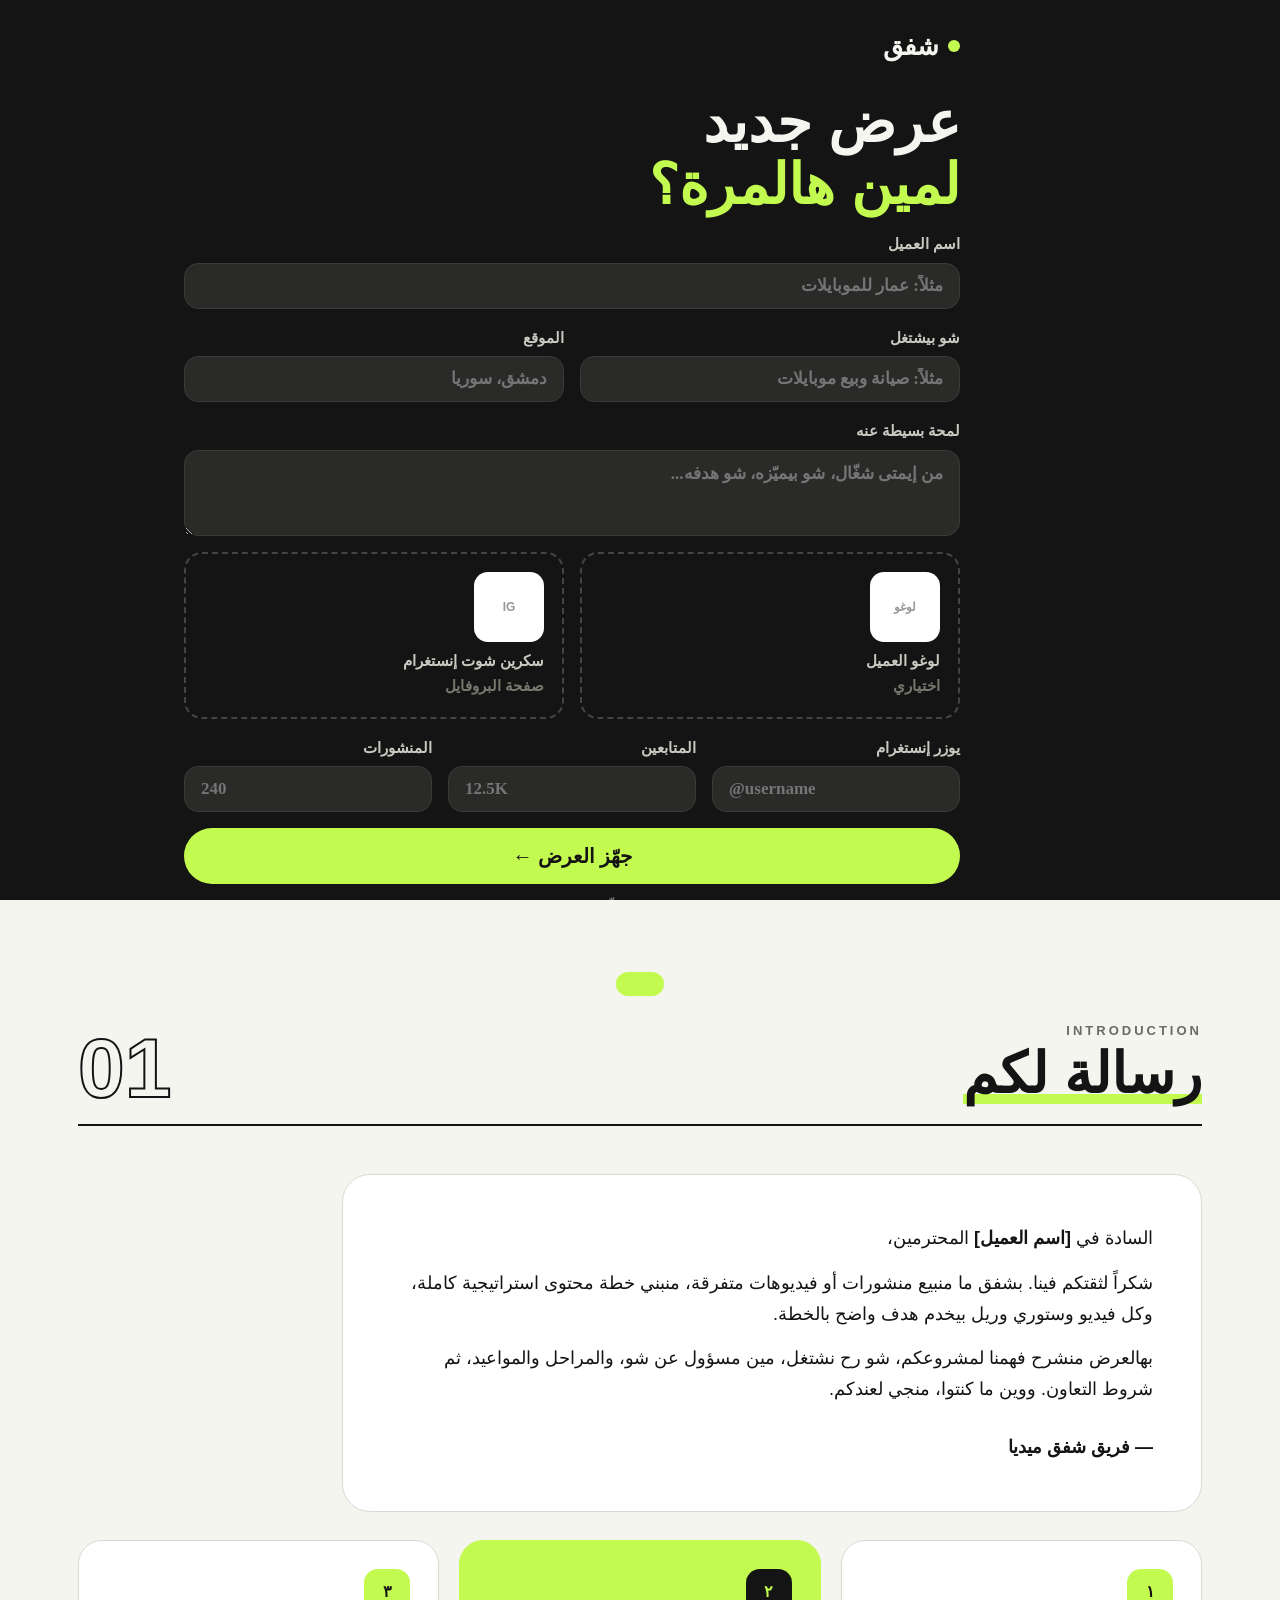
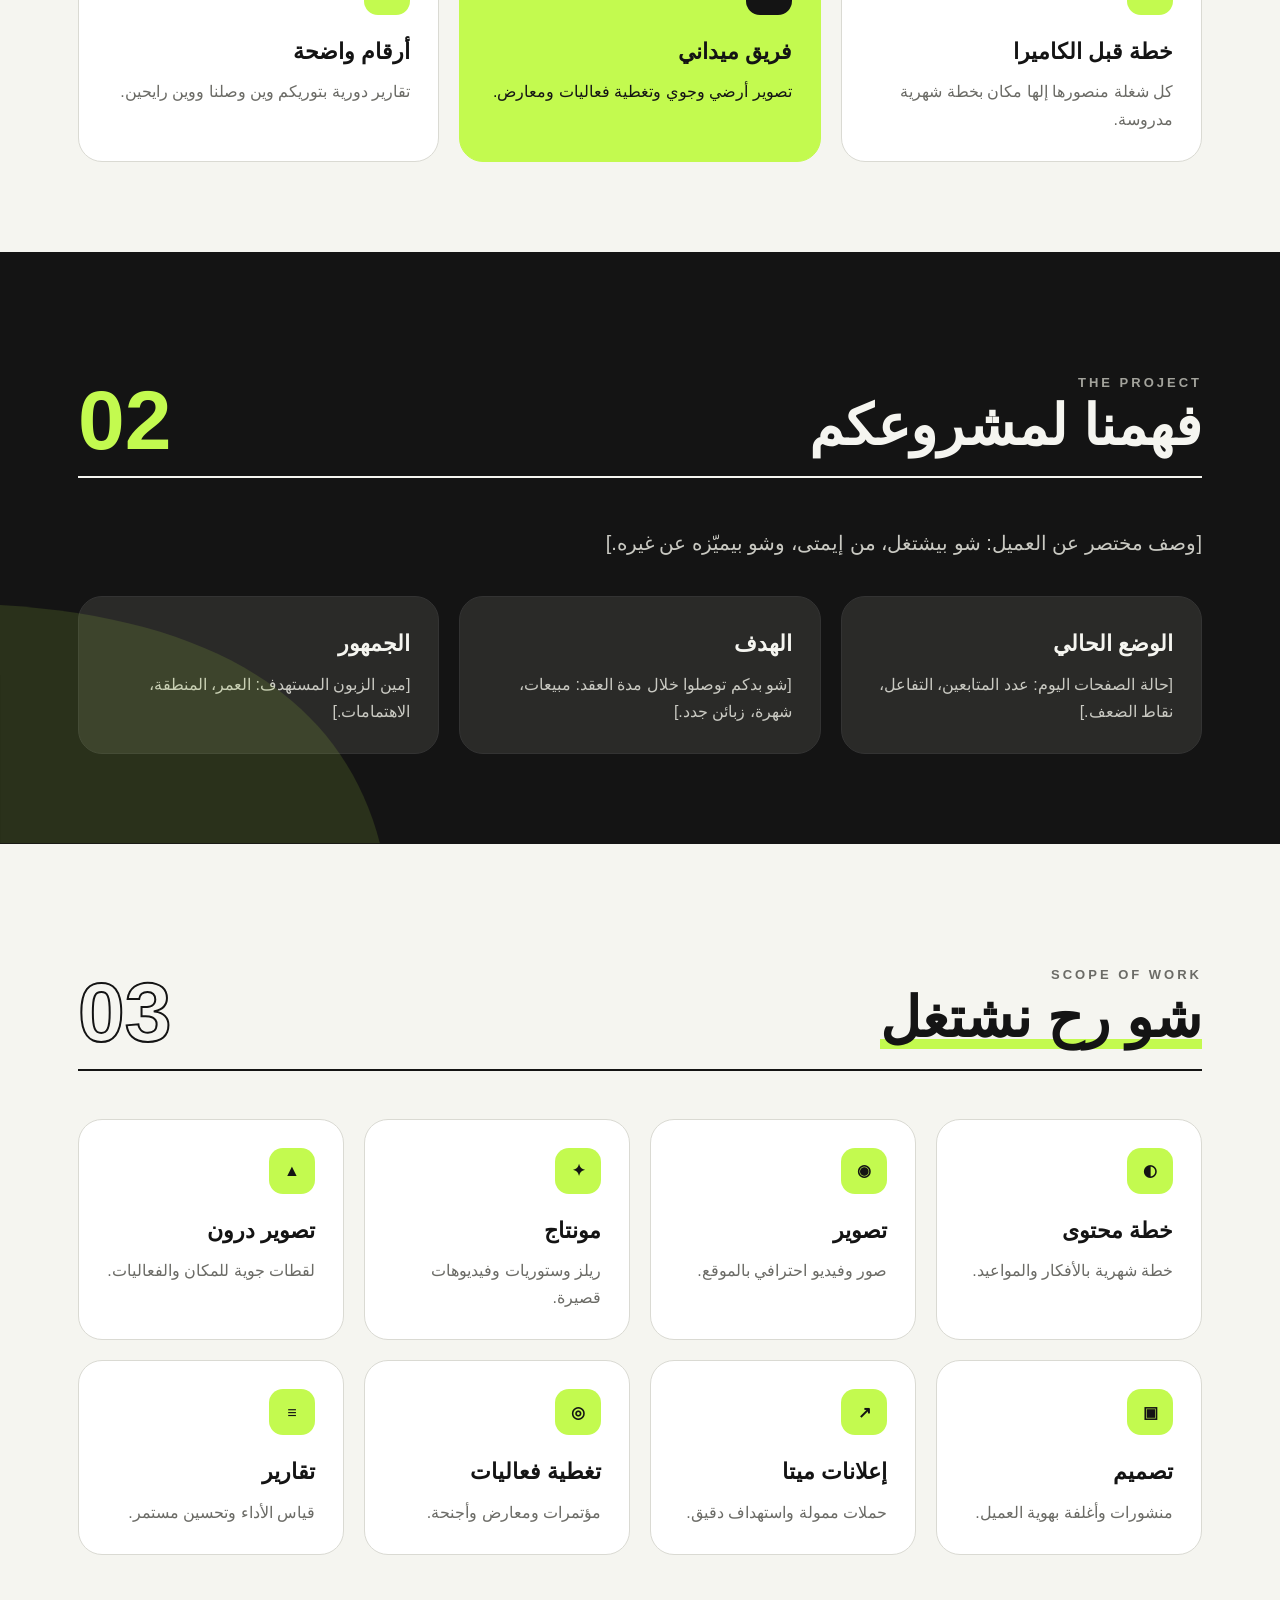
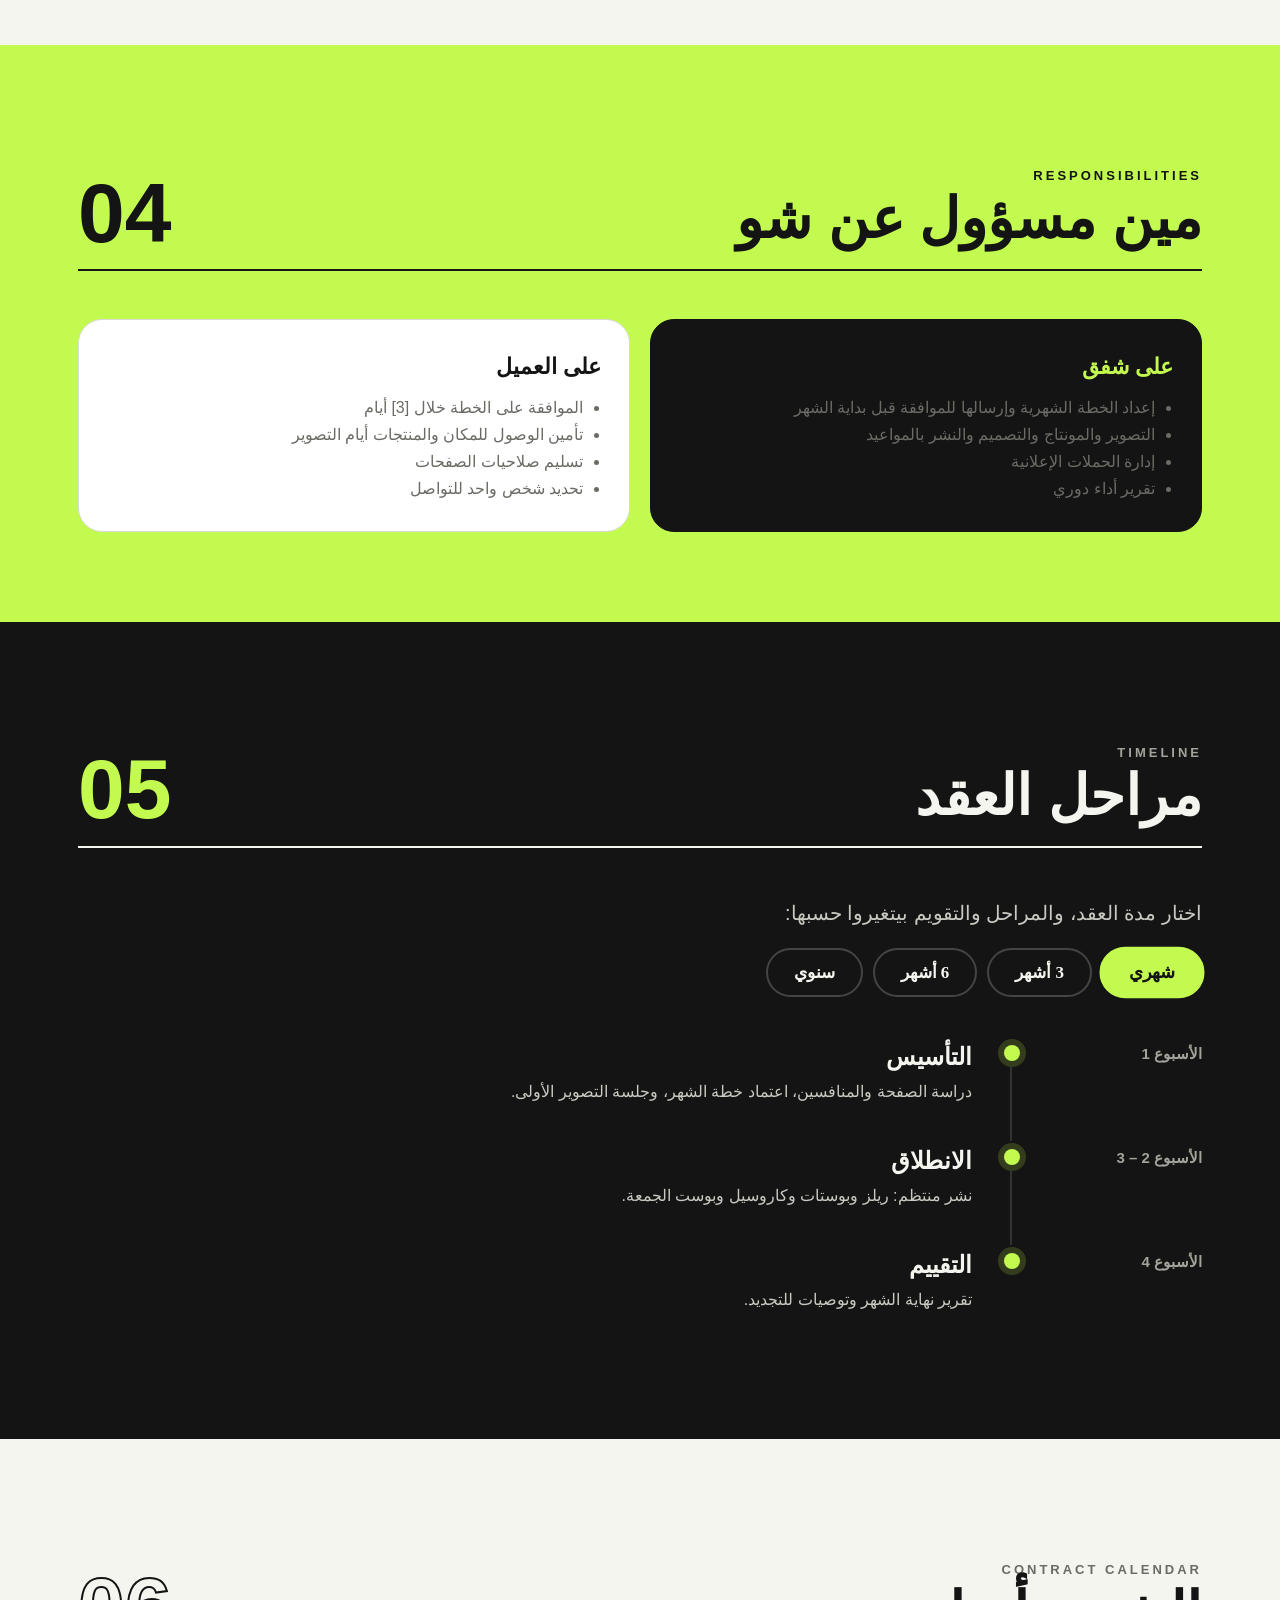
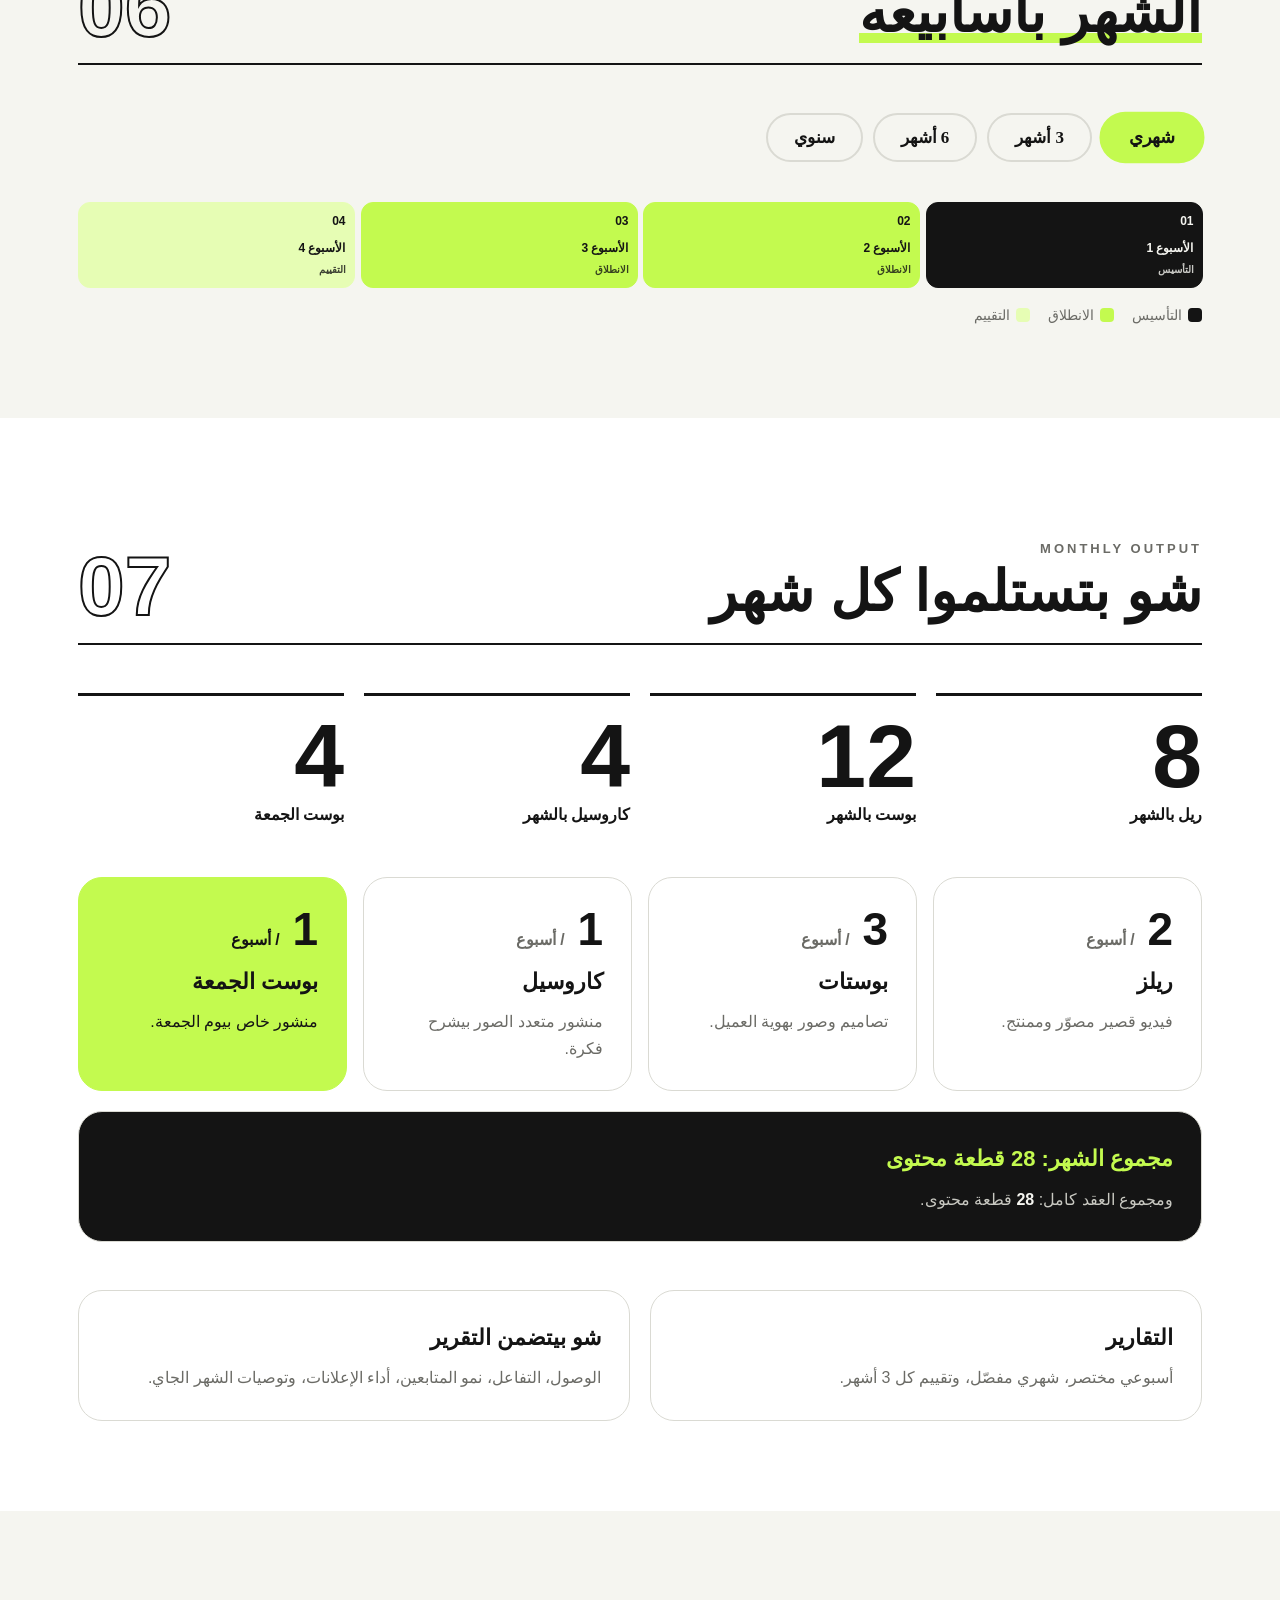
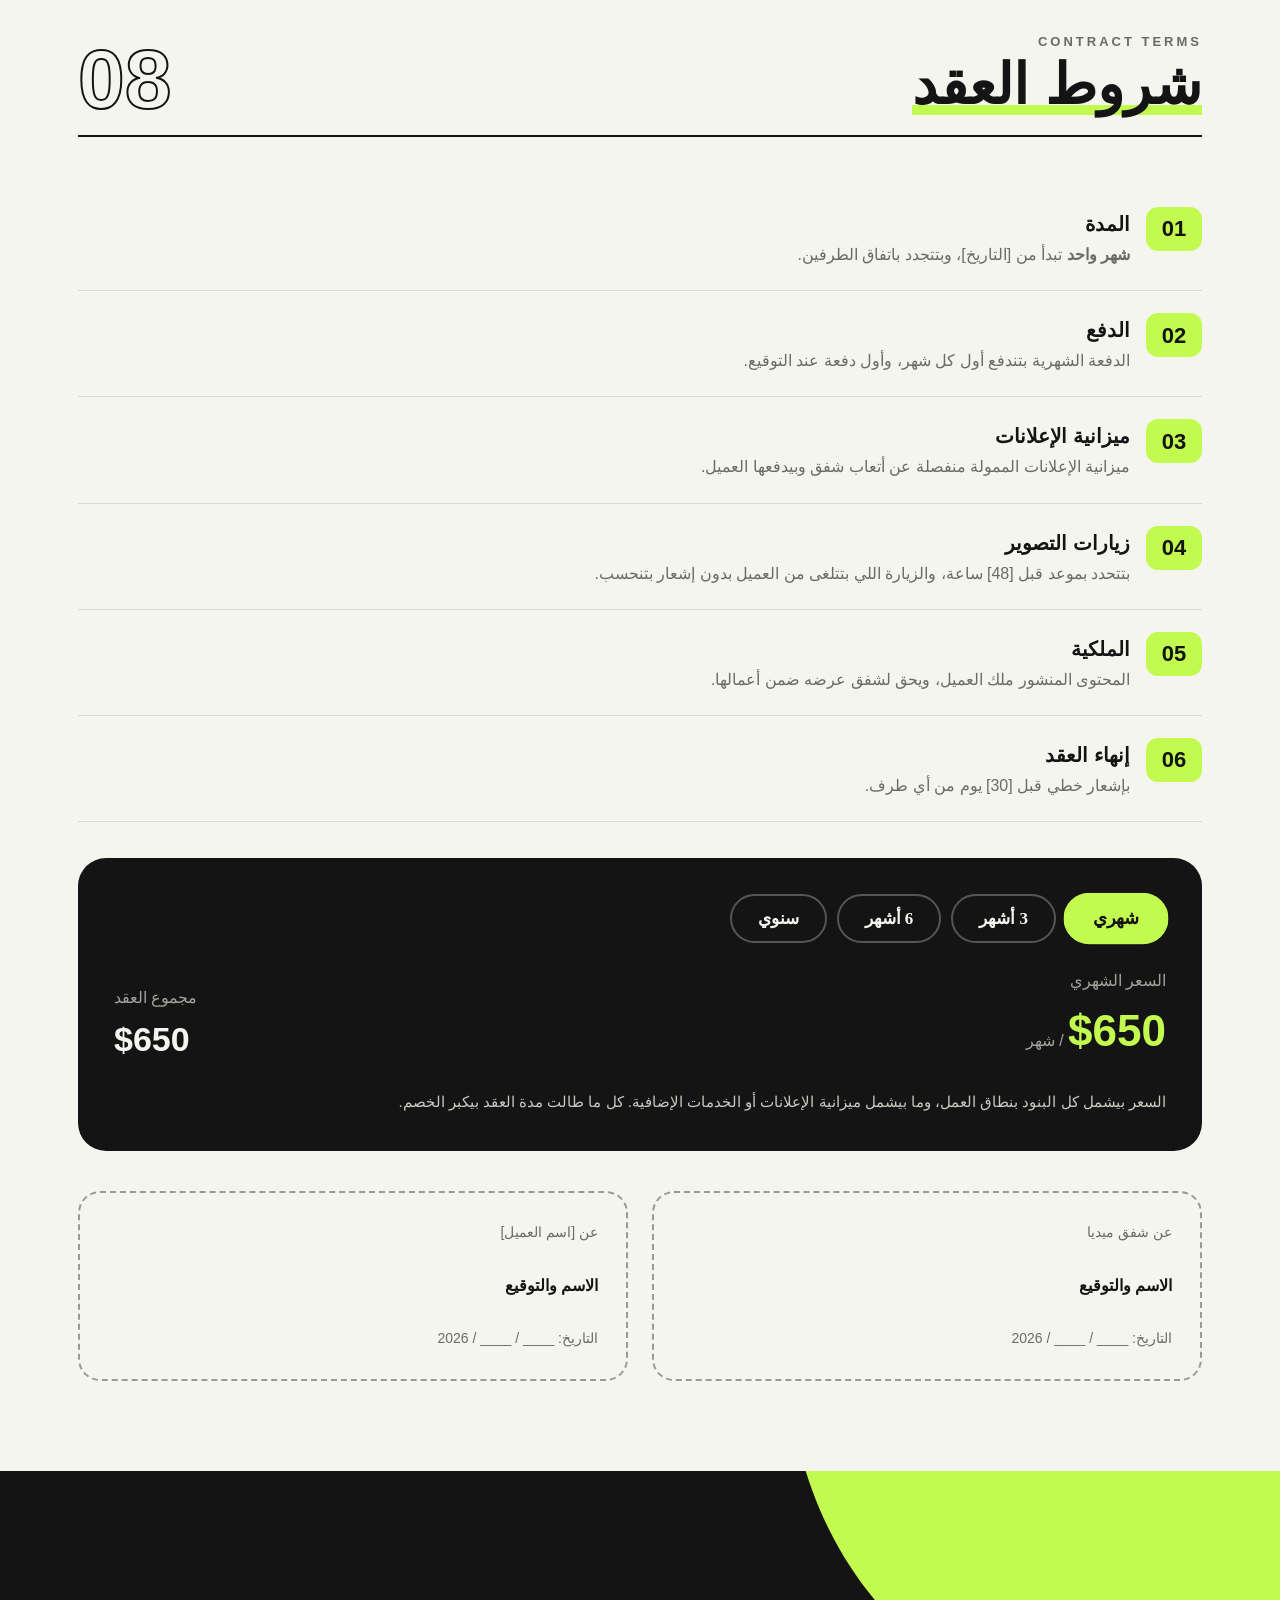
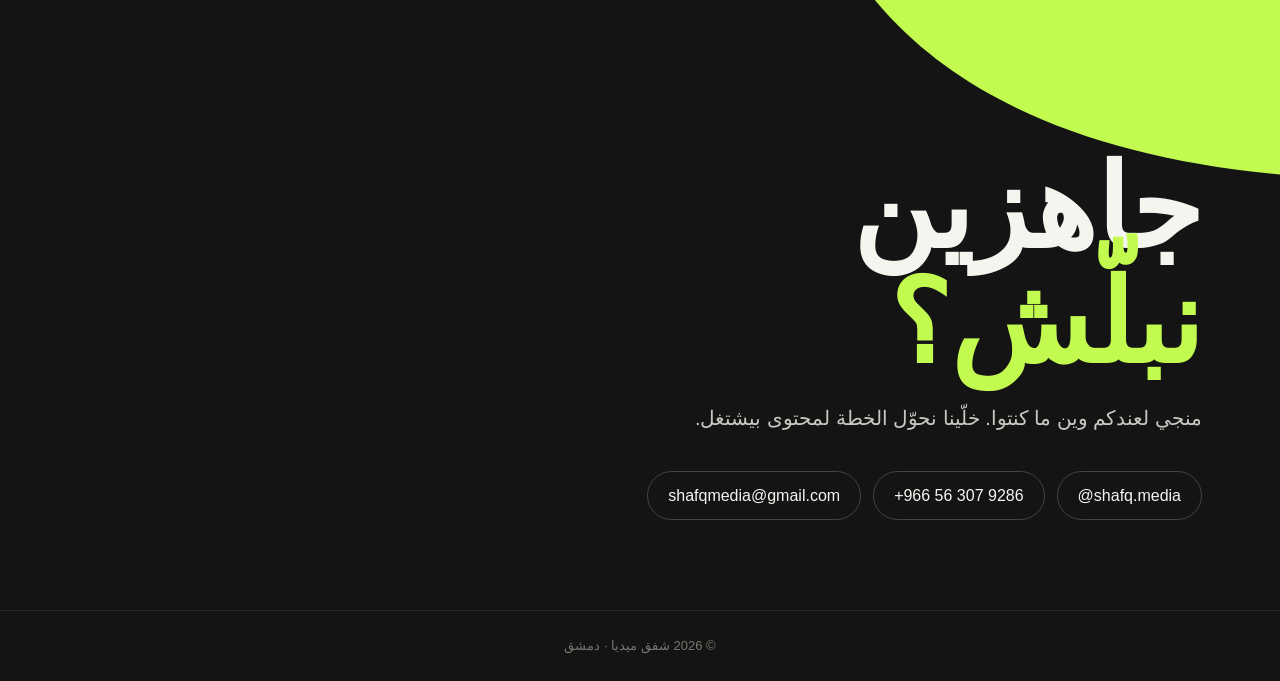
<file: shafq-contract.html>
<!DOCTYPE html>
<html lang="ar" dir="rtl">
<head>
<meta charset="utf-8">
<meta http-equiv="Content-Security-Policy" content="default-src 'self'; script-src 'sha256-W/AyKdRkrgD90/eVnugyn7O1LjUU9vep9UUeGGHz90A='; style-src 'self' 'unsafe-inline' https://fonts.googleapis.com; font-src https://fonts.gstatic.com; img-src 'self' data: blob: https:; media-src 'self' blob: https:; connect-src 'self' ; frame-src 'none'; object-src 'none'; base-uri 'none'; form-action 'self'; upgrade-insecure-requests">
<meta name="referrer" content="strict-origin-when-cross-origin">
<meta name="viewport" content="width=device-width, initial-scale=1">
<title>شفق ميديا · عرض وعقد</title>
<link rel="preconnect" href="https://fonts.googleapis.com">
<link href="https://fonts.googleapis.com/css2?family=Cairo:wght@400;600;700;900&display=swap" rel="stylesheet">
<style>
:root{--lime:#C3FA4F;--ink:#141414;--paper:#F5F5F0;--mute:#6B6B66;--line:#DADAD3;--ink2:#2A2A28}
*{box-sizing:border-box;margin:0;padding:0}
html{scroll-behavior:smooth}
body{font-family:Cairo,Tahoma,sans-serif;background:var(--paper);color:var(--ink);line-height:1.7;-webkit-font-smoothing:antialiased}
a{color:inherit}
.wrap{max-width:1180px;margin:0 auto;padding:0 28px}

/* top bar */
.bar{position:fixed;inset:0 0 auto 0;z-index:50;display:flex;align-items:center;justify-content:space-between;padding:14px 28px;background:rgba(20,20,20,.92);backdrop-filter:blur(10px);color:var(--paper)}
.mark{font-weight:900;font-size:26px;letter-spacing:-.5px;display:flex;align-items:center;gap:10px}
.mark i{width:12px;height:12px;border-radius:50%;background:var(--lime);display:inline-block}
.bar .now{font-size:13px;color:#A3A39C;font-weight:600}
.bar .now b{color:var(--lime);font-weight:700}
.menu-btn{background:var(--lime);color:var(--ink);border:0;font:700 14px Cairo;padding:8px 18px;border-radius:999px;cursor:pointer}
.progress{position:fixed;top:0;right:0;height:3px;background:var(--lime);z-index:60;width:0}

/* drawer */
.drawer{position:fixed;inset:0;z-index:70;background:var(--ink);color:var(--paper);padding:90px 28px 40px;transform:translateY(-100%);transition:transform .45s cubic-bezier(.7,0,.2,1);overflow:auto}
.drawer.open{transform:none}
.drawer ol{list-style:none;max-width:900px;margin:0 auto;columns:2;column-gap:48px}
.drawer li{break-inside:avoid;border-bottom:1px solid #333;}
.drawer a{display:flex;gap:16px;padding:14px 0;text-decoration:none;font-size:20px;font-weight:700}
.drawer a span{color:var(--lime);font-size:14px;min-width:28px;padding-top:6px}
.drawer a:hover{color:var(--lime)}
.drawer .x{position:absolute;top:18px;left:28px;background:none;border:1px solid #444;color:var(--paper);width:42px;height:42px;border-radius:50%;font-size:18px;cursor:pointer}

/* sections */
section{position:relative;padding:120px 0 90px;overflow:hidden}
section.dark{background:var(--ink);color:var(--paper)}
section.lime{background:var(--lime)}
.head{display:flex;align-items:flex-end;justify-content:space-between;gap:24px;margin-bottom:48px;border-bottom:2px solid currentColor;padding-bottom:18px}
.head .num{font-size:84px;font-weight:900;line-height:.9;color:var(--lime);-webkit-text-stroke:0}
section.lime .head .num{color:var(--ink)}
section:not(.dark):not(.lime) .head .num{color:transparent;-webkit-text-stroke:2px var(--ink)}
.head h2{font-size:clamp(32px,4.5vw,56px);font-weight:900;line-height:1.15}
.head small{display:block;font-size:13px;letter-spacing:3px;font-weight:700;color:var(--mute);direction:ltr;text-align:right}
section.dark .head small{color:#A3A39C}
.lead{font-size:20px;max-width:760px;color:var(--mute)}
section.dark .lead{color:#C9C9C2}

.blob{position:absolute;pointer-events:none}

/* hero */
.hero{min-height:100vh;display:flex;align-items:center;background:var(--ink);color:var(--paper);padding-top:110px}
.hero .kicker{display:inline-block;background:var(--lime);color:var(--ink);font-weight:700;padding:4px 16px;border-radius:999px;font-size:14px;direction:ltr}
.hero h1{font-size:clamp(46px,8vw,112px);font-weight:900;line-height:1.05;margin:22px 0 10px}
.hero h1 em{font-style:normal;color:var(--lime)}
.hero .client{font-size:22px;color:#C9C9C2}
.meta{display:grid;grid-template-columns:repeat(4,1fr);gap:1px;background:#333;margin-top:56px;border-radius:20px;overflow:hidden}
.meta div{background:var(--ink2);padding:20px 22px}
.meta span{display:block;font-size:13px;color:#A3A39C}
.meta b{font-size:19px}
.tags{display:flex;flex-wrap:wrap;gap:10px;margin-top:28px}
.tags span{border:1px solid #555;padding:4px 16px;border-radius:999px;font-size:14px}

/* cards */
.grid{display:grid;gap:20px}
.g3{grid-template-columns:repeat(3,1fr)}
.g2{grid-template-columns:repeat(2,1fr)}
.g4{grid-template-columns:repeat(4,1fr)}
.card{background:#fff;border:1px solid var(--line);border-radius:24px;padding:28px;transition:transform .3s,box-shadow .3s}
.card:hover{transform:translateY(-4px);box-shadow:0 18px 40px -20px rgba(0,0,0,.25)}
section.dark .card{background:var(--ink2);border-color:#333}
.card h3{font-size:22px;font-weight:900;margin-bottom:8px}
.card p,.card li{color:var(--mute);font-size:16px}
section.dark .card p,section.dark .card li{color:#C9C9C2}
.card .ic{width:46px;height:46px;border-radius:14px;background:var(--lime);display:grid;place-items:center;font-weight:900;margin-bottom:18px;color:var(--ink)}
.card ul{padding-right:18px}
.card.feature{background:var(--lime);border-color:var(--lime)}
.card.feature p{color:var(--ink)}

.letter{background:#fff;border-radius:28px;padding:48px;border:1px solid var(--line);font-size:18px;max-width:860px}
.letter p+p{margin-top:14px}
.letter .sig{margin-top:28px;font-weight:700}

/* timeline */
.tl{position:relative;display:grid;gap:0}
.tl-item{display:grid;grid-template-columns:150px 40px 1fr;gap:20px;align-items:start;padding-bottom:36px}
.tl-item .when{font-weight:700;color:#A3A39C;font-size:15px;padding-top:4px}
.tl-item .dot{position:relative;height:100%}
.tl-item .dot::before{content:"";position:absolute;right:50%;transform:translateX(50%);top:8px;width:16px;height:16px;border-radius:50%;background:var(--lime);box-shadow:0 0 0 6px rgba(195,250,79,.18)}
.tl-item .dot::after{content:"";position:absolute;right:50%;top:30px;bottom:-36px;width:2px;background:#333}
.tl-item:last-child .dot::after{display:none}
.tl-item h3{font-size:24px;font-weight:900}
.tl-item p{color:#C9C9C2}

/* stats */
.stat{border-top:3px solid var(--ink);padding-top:16px}
.stat b{display:block;font-size:clamp(54px,7vw,96px);font-weight:900;line-height:1}
.stat span{font-weight:700}

/* calendar */
.cal{display:grid;grid-template-columns:repeat(12,1fr);gap:6px;margin-top:20px}
.cal div{height:86px;border-radius:12px;background:#fff;border:1px solid var(--line);padding:8px;font-size:12px;font-weight:700;display:flex;flex-direction:column;justify-content:space-between}
.cal div.p1{background:var(--ink);color:var(--paper);border-color:var(--ink)}
.cal div.p2{background:var(--lime);border-color:var(--lime)}
.cal div.p3{background:#E6FDB4;border-color:#E6FDB4}
.legend{display:flex;gap:18px;flex-wrap:wrap;margin-top:16px;font-size:14px;color:var(--mute)}
.legend i{display:inline-block;width:14px;height:14px;border-radius:4px;margin-left:6px;vertical-align:-2px}

/* terms */
.terms{counter-reset:t;list-style:none}
.terms li{counter-increment:t;display:grid;grid-template-columns:56px 1fr;gap:16px;padding:22px 0;border-bottom:1px solid var(--line)}
.terms li::before{content:counter(t,decimal-leading-zero);font-weight:900;font-size:22px;color:var(--ink);background:var(--lime);border-radius:12px;height:44px;display:grid;place-items:center}
.terms h4{font-size:20px;font-weight:900}
.terms p{color:var(--mute)}

.price{background:var(--ink);color:var(--paper);border-radius:28px;padding:36px;display:flex;justify-content:space-between;align-items:center;gap:20px;flex-wrap:wrap;margin-top:36px}
.price b{font-size:44px;font-weight:900;color:var(--lime)}

.sign{display:grid;grid-template-columns:1fr 1fr;gap:24px;margin-top:40px}
.sign div{border:2px dashed #999;border-radius:22px;padding:28px;min-height:190px;display:flex;flex-direction:column;justify-content:space-between}
.sign span{color:var(--mute);font-size:14px}

/* closing */
.closing h2{font-size:clamp(48px,9vw,128px);font-weight:900;line-height:1}
.closing h2 em{font-style:normal;color:var(--lime)}
.contact{display:flex;flex-wrap:wrap;gap:12px;margin-top:36px}
.contact a,.contact span{border:1px solid #444;border-radius:999px;padding:10px 20px;text-decoration:none;direction:ltr}
.contact a:hover{background:var(--lime);color:var(--ink);border-color:var(--lime)}
footer{background:var(--ink);color:#77776F;text-align:center;padding:24px;font-size:13px;border-top:1px solid #2a2a28}


/* client setup */
.clogo{width:110px;height:110px;border-radius:24px;background:#fff;display:none;place-items:center;overflow:hidden;margin-top:24px}
.clogo img{max-width:85%;max-height:85%;object-fit:contain}
.setup{position:fixed;inset:0;z-index:90;background:var(--ink);color:var(--paper);display:grid;place-items:center;padding:24px;overflow:auto;transition:opacity .5s,transform .6s cubic-bezier(.7,0,.2,1)}
.setup.hide{opacity:0;transform:translateY(-100%);pointer-events:none}
.setup form{width:100%;max-width:640px;display:grid;gap:16px}
.setup h2{font-size:clamp(34px,6vw,56px);font-weight:900;line-height:1.1}
.setup h2 em{font-style:normal;color:var(--lime)}
.setup label{display:grid;gap:6px;font-weight:700;font-size:15px;color:#C9C9C2}
.setup input,.setup textarea{font:600 17px Cairo;background:var(--ink2);border:1px solid #3a3a37;color:var(--paper);border-radius:14px;padding:12px 16px;outline:none;transition:border .2s}
.setup input:focus,.setup textarea:focus{border-color:var(--lime)}
.setup .row{display:grid;grid-template-columns:1fr 1fr;gap:16px}
.drop{border:2px dashed #444;border-radius:18px;padding:18px;display:flex;align-items:center;gap:16px;cursor:pointer}
.drop:hover{border-color:var(--lime)}
.drop .pv{width:70px;height:70px;border-radius:14px;background:#fff;display:grid;place-items:center;overflow:hidden;flex:none;color:#999;font-size:12px}
.drop .pv img{max-width:85%;max-height:85%}
.go{background:var(--lime);color:var(--ink);border:0;font:900 20px Cairo;padding:16px;border-radius:999px;cursor:pointer;transition:transform .2s}
.go:hover{transform:scale(1.02)}
.skip{background:none;border:0;color:#77776F;font:600 14px Cairo;cursor:pointer}
@media(max-width:600px){.setup .row{grid-template-columns:1fr}}

.igbox{display:none;grid-template-columns:minmax(0,340px) 1fr;gap:40px;align-items:center;margin-top:40px}
.phone{border:10px solid #2f2f2c;border-radius:38px;overflow:hidden;background:#000;box-shadow:0 30px 60px -20px rgba(195,250,79,.25);transform:rotate(-2deg);transition:transform .6s;margin:12px}
.phone:hover{transform:rotate(0) scale(1.02)}
.phone img{display:block;width:100%;height:auto}
.big{display:block;font-size:44px;font-weight:900;color:var(--lime);direction:ltr;text-align:right}
@media(max-width:760px){.igbox{grid-template-columns:1fr}.phone{max-width:260px;margin:auto}}
/* reveal */
.rv{opacity:0;transform:translateY(40px) scale(.98);filter:blur(6px);transition:opacity .9s cubic-bezier(.2,.8,.2,1),transform .9s cubic-bezier(.2,.8,.2,1),filter .9s}
.rv.in{opacity:1;transform:none;filter:none}
.head .num{transition:transform 1.1s cubic-bezier(.2,.8,.2,1)}
.head.rv:not(.in) .num{transform:translateX(-60px) rotate(-8deg)}
.head h2{position:relative;display:inline-block}
.head h2::after{content:"";position:absolute;right:0;bottom:2px;height:10px;width:0;background:var(--lime);z-index:-1;transition:width 1s .4s cubic-bezier(.2,.8,.2,1)}
.head.in h2::after{width:100%}
section.lime .head h2::after{background:#fff}

/* hero animations */
.hero-blob{animation:morph 9s ease-in-out infinite alternate;transform-origin:0 0}
@keyframes morph{0%{transform:scale(1) rotate(0)}50%{transform:scale(1.08) rotate(3deg)}100%{transform:scale(.94) rotate(-2deg)}}
.ring{animation:spin 40s linear infinite}
@keyframes spin{to{transform:rotate(360deg)}}
.hero h1 .w{display:inline-block;opacity:0;transform:translateY(80%) rotate(4deg);animation:up .9s cubic-bezier(.2,.8,.2,1) forwards}
@keyframes up{to{opacity:1;transform:none}}
.marquee{overflow:hidden;white-space:nowrap;border-block:1px solid #333;margin-top:40px;padding:12px 0;color:#77776F;font-weight:900;font-size:22px}
.marquee div{display:inline-block;animation:mq 25s linear infinite}
.marquee b{color:var(--lime);margin:0 18px}
@keyframes mq{to{transform:translateX(16.6667%)}}

/* duration picker */
.picker{display:flex;flex-wrap:wrap;gap:10px;margin-bottom:40px}
.picker button{font:700 17px Cairo;padding:12px 26px;border-radius:999px;border:2px solid #444;background:transparent;color:var(--paper);cursor:pointer;transition:all .3s}
.picker button:hover{border-color:var(--lime)}
.picker button.on{background:var(--lime);color:var(--ink);border-color:var(--lime);transform:scale(1.05)}
section:not(.dark) .picker button{color:var(--ink);border-color:var(--line)}
section:not(.dark) .picker button.on{border-color:var(--lime)}
.price .picker button{color:var(--paper)!important;border-color:#555!important}
.price .picker button.on{color:var(--ink)!important;border-color:var(--lime)!important}
.tl-item.anim,.cal div.anim{animation:pop .6s cubic-bezier(.2,.8,.2,1) both}
@keyframes pop{from{opacity:0;transform:translateY(24px) scale(.9)}to{opacity:1;transform:none}}
.cal{grid-template-columns:repeat(var(--n,12),1fr)}
.week{display:grid;grid-template-columns:repeat(4,1fr);gap:16px;margin-top:48px}
.week .card b{font-size:46px;font-weight:900;line-height:1}
.week .card b small{font-size:16px;color:var(--mute)}

@media (max-width:860px){
 .g3,.g4,.meta{grid-template-columns:1fr 1fr}
 .g2,.sign{grid-template-columns:1fr}
 .tl-item{grid-template-columns:1fr;gap:4px}.tl-item .dot{display:none}
 .cal{grid-template-columns:repeat(6,1fr)}
 .drawer ol{columns:1}
 .head .num{font-size:56px}
 .bar .now{display:none}
}
@media (max-width:520px){.g3,.g4,.meta{grid-template-columns:1fr}.letter{padding:28px}}
@media print{.bar,.drawer,.progress{display:none}.rv{opacity:1;transform:none}section{page-break-after:always}}
</style>
</head>
<body>

<div class="setup" id="setup">
  <form id="cf">
    <div class="mark" style="margin-bottom:8px"><i></i>شفق</div>
    <h2>عرض جديد<br><em>لمين هالمرة؟</em></h2>
    <label>اسم العميل<input name="name" required placeholder="مثلاً: عمار للموبايلات"></label>
    <div class="row">
      <label>شو بيشتغل<input name="type" placeholder="مثلاً: صيانة وبيع موبايلات"></label>
      <label>الموقع<input name="loc" placeholder="دمشق، سوريا"></label>
    </div>
    <label>لمحة بسيطة عنه<textarea name="about" rows="3" placeholder="من إيمتى شغّال، شو بيميّزه، شو هدفه..."></textarea></label>
    <div class="row">
      <label class="drop" for="logoIn"><div class="pv" id="pv">لوغو</div><div><b>لوغو العميل</b><br><span style="color:#77776F;font-weight:600">اختياري</span></div></label>
      <label class="drop" for="igIn"><div class="pv" id="pvIg">IG</div><div><b>سكرين شوت إنستغرام</b><br><span style="color:#77776F;font-weight:600">صفحة البروفايل</span></div></label>
    </div>
    <input type="file" id="logoIn" accept="image/*" hidden>
    <input type="file" id="igIn" accept="image/*" hidden>
    <div class="row" style="grid-template-columns:1fr 1fr 1fr">
      <label>يوزر إنستغرام<input name="ig" placeholder="@username" dir="ltr"></label>
      <label>المتابعين<input name="fol" placeholder="12.5K" dir="ltr"></label>
      <label>المنشورات<input name="posts" placeholder="240" dir="ltr"></label>
    </div>
    <button class="go" type="submit">جهّز العرض ←</button>
    <button class="skip" type="button" id="skip">تخطّي وشوف القالب</button>
  </form>
</div>
<div class="progress" id="prog"></div><div id="toast" style="position:fixed;bottom:24px;left:50%;transform:translateX(-50%) translateY(120px);background:var(--lime);color:var(--ink);font-weight:700;padding:12px 24px;border-radius:999px;z-index:95;transition:transform .4s"></div>

<header class="bar">
  <div class="mark"><i></i>شفق</div>
  <div class="now">القسم الحالي: <b id="cur">الغلاف</b></div>
  <div style="display:flex;gap:8px"><button class="menu-btn" id="exportBtn" style="background:var(--paper);color:var(--ink)">نسخة العميل ⬇</button><button class="menu-btn" id="editClient" style="background:transparent;color:var(--paper);border:1px solid #555">بيانات العميل</button><button class="menu-btn" id="openMenu">الفهرس</button></div>
</header>

<nav class="drawer" id="drawer" aria-label="الفهرس">
  <button class="x" id="closeMenu" aria-label="إغلاق">✕</button>
  <ol id="toc"></ol>
</nav>

<!-- 00 HERO -->
<section class="hero" id="cover" data-title="الغلاف">
  <svg class="blob hero-blob" style="left:0;top:60px;width:min(34vw,400px)" viewBox="0 0 430 270"><path d="M0 0 H430 C387 167 237 256 0 270 Z" fill="#C3FA4F"/></svg>
  <svg class="blob ring" style="right:-120px;bottom:-140px;width:460px" viewBox="0 0 200 200"><circle cx="100" cy="100" r="98" fill="none" stroke="#2f2f2c" stroke-width="2" stroke-dasharray="6 10"/><circle cx="100" cy="100" r="60" fill="none" stroke="#2f2f2c" stroke-width="2"/></svg>
  <div class="wrap" style="position:relative;z-index:2">
    <span class="kicker rv">CONTENT · COVERAGE · GROWTH</span>
    <h1><span class="w" style="animation-delay:.1s">عرض</span> <span class="w" style="animation-delay:.25s">وعقد</span><br><em class="w" style="animation-delay:.45s">إدارة المحتوى</em></h1>
    <div class="clogo rv" id="heroLogo"></div><p class="client rv">مقدّم إلى: <b><span data-f="name">[اسم العميل]</span></b> — <span data-f="type">[نوع النشاط]</span></p>
    <div class="meta rv">
      <div><span>الموقع</span><b><span data-f="loc">[المدينة، البلد]</span></b></div>
      <div><span>تاريخ العرض</span><b><span data-f="date">[التاريخ]</span></b></div>
      <div><span>مدة العقد</span><b class="durTxt">شهر واحد</b></div>
      <div><span>رقم العقد</span><b>SH-[000]</b></div>
    </div>
    <div class="tags rv"><span>إدارة صفحات</span><span>تصوير وفيديو</span><span>تغطية فعاليات</span><span>إعلانات ممولة</span><span>تصوير درون</span></div>
  </div>
  <div class="marquee" style="position:absolute;bottom:0;left:0;right:0"><div><span dir="ltr">shafqmedia@gmail.com</span><b>●</b><span dir="ltr">+966 56 307 9286</span><b>●</b><span dir="ltr">@shafq.media</span><b>●</b><span dir="ltr">shafqmedia@gmail.com</span><b>●</b><span dir="ltr">+966 56 307 9286</span><b>●</b><span dir="ltr">@shafq.media</span><b>●</b><span dir="ltr">shafqmedia@gmail.com</span><b>●</b><span dir="ltr">+966 56 307 9286</span><b>●</b><span dir="ltr">@shafq.media</span><b>●</b><span dir="ltr">shafqmedia@gmail.com</span><b>●</b><span dir="ltr">+966 56 307 9286</span><b>●</b><span dir="ltr">@shafq.media</span><b>●</b><span dir="ltr">shafqmedia@gmail.com</span><b>●</b><span dir="ltr">+966 56 307 9286</span><b>●</b><span dir="ltr">@shafq.media</span><b>●</b><span dir="ltr">shafqmedia@gmail.com</span><b>●</b><span dir="ltr">+966 56 307 9286</span><b>●</b><span dir="ltr">@shafq.media</span><b>●</b></div></div>
</section>

<!-- 01 INTRO -->
<section id="intro" data-title="المقدمة">
  <div class="wrap">
    <div class="head rv"><div><small>INTRODUCTION</small><h2>رسالة لكم</h2></div><div class="num">01</div></div>
    <div class="letter rv">
      <p>السادة في <b><span data-f="name">[اسم العميل]</span></b> المحترمين،</p>
      <p>شكراً لثقتكم فينا. بشفق ما منبيع منشورات أو فيديوهات متفرقة، منبني خطة محتوى استراتيجية كاملة، وكل فيديو وستوري وريل بيخدم هدف واضح بالخطة.</p>
      <p>بهالعرض منشرح فهمنا لمشروعكم، شو رح نشتغل، مين مسؤول عن شو، والمراحل والمواعيد، ثم شروط التعاون. ووين ما كنتوا، منجي لعندكم.</p>
      <p class="sig">— فريق شفق ميديا</p>
    </div>
    <div class="grid g3" style="margin-top:28px">
      <div class="card rv"><div class="ic">١</div><h3>خطة قبل الكاميرا</h3><p>كل شغلة منصورها إلها مكان بخطة شهرية مدروسة.</p></div>
      <div class="card feature rv"><div class="ic" style="background:var(--ink);color:var(--lime)">٢</div><h3>فريق ميداني</h3><p>تصوير أرضي وجوي وتغطية فعاليات ومعارض.</p></div>
      <div class="card rv"><div class="ic">٣</div><h3>أرقام واضحة</h3><p>تقارير دورية بتوريكم وين وصلنا ووين رايحين.</p></div>
    </div>
  </div>
</section>

<!-- 02 PROJECT -->
<section class="dark" id="project" data-title="فهم المشروع">
  <svg class="blob" style="left:0;bottom:0;width:380px;transform:scaleY(-1)" viewBox="0 0 430 270"><path d="M0 0 H430 C387 167 237 256 0 270 Z" fill="#C3FA4F" opacity=".12"/></svg>
  <div class="wrap">
    <div class="head rv"><div><small>THE PROJECT</small><h2>فهمنا لمشروعكم</h2></div><div class="num">02</div></div>
    <p class="lead rv"><span data-f="about">[وصف مختصر عن العميل: شو بيشتغل، من إيمتى، وشو بيميّزه عن غيره.]</span></p>
    
    <div class="igbox rv" id="igBox">
      <div class="phone"><img id="igShot" alt="بروفايل إنستغرام"></div>
      <div class="igstats">
        <small style="letter-spacing:3px;font-weight:700;color:#A3A39C">INSTAGRAM TODAY</small>
        <h3 id="igHandle" dir="ltr" style="font-size:30px;font-weight:900;text-align:right"></h3>
        <div class="grid g2" style="margin-top:18px">
          <div class="card"><span style="color:#A3A39C">متابعين</span><b class="big" id="igFol">—</b></div>
          <div class="card"><span style="color:#A3A39C">منشورات</span><b class="big" id="igPosts">—</b></div>
        </div>
        <p style="margin-top:18px;color:#C9C9C2">هاد وضع الصفحة اليوم، ومنه منبلّش نقيس النمو شهر بشهر.</p>
      </div>
    </div>
    <div class="grid g3" style="margin-top:36px">
      <div class="card rv"><h3>الوضع الحالي</h3><p>[حالة الصفحات اليوم: عدد المتابعين، التفاعل، نقاط الضعف.]</p></div>
      <div class="card rv"><h3>الهدف</h3><p>[شو بدكم توصلوا خلال مدة العقد: مبيعات، شهرة، زبائن جدد.]</p></div>
      <div class="card rv"><h3>الجمهور</h3><p>[مين الزبون المستهدف: العمر، المنطقة، الاهتمامات.]</p></div>
    </div>
  </div>
</section>

<!-- 03 SCOPE -->
<section id="scope" data-title="نطاق العمل">
  <div class="wrap">
    <div class="head rv"><div><small>SCOPE OF WORK</small><h2>شو رح نشتغل</h2></div><div class="num">03</div></div>
    <div class="grid g4">
      <div class="card rv"><div class="ic">◐</div><h3>خطة محتوى</h3><p>خطة شهرية بالأفكار والمواعيد.</p></div>
      <div class="card rv"><div class="ic">◉</div><h3>تصوير</h3><p>صور وفيديو احترافي بالموقع.</p></div>
      <div class="card rv"><div class="ic">✦</div><h3>مونتاج</h3><p>ريلز وستوريات وفيديوهات قصيرة.</p></div>
      <div class="card rv"><div class="ic">▲</div><h3>تصوير درون</h3><p>لقطات جوية للمكان والفعاليات.</p></div>
      <div class="card rv"><div class="ic">▣</div><h3>تصميم</h3><p>منشورات وأغلفة بهوية العميل.</p></div>
      <div class="card rv"><div class="ic">↗</div><h3>إعلانات ميتا</h3><p>حملات ممولة واستهداف دقيق.</p></div>
      <div class="card rv"><div class="ic">◎</div><h3>تغطية فعاليات</h3><p>مؤتمرات ومعارض وأجنحة.</p></div>
      <div class="card rv"><div class="ic">≡</div><h3>تقارير</h3><p>قياس الأداء وتحسين مستمر.</p></div>
    </div>
  </div>
</section>

<!-- 04 RESPONSIBILITIES -->
<section class="lime" id="roles" data-title="المسؤوليات">
  <div class="wrap">
    <div class="head rv"><div><small style="color:var(--ink)">RESPONSIBILITIES</small><h2>مين مسؤول عن شو</h2></div><div class="num">04</div></div>
    <div class="grid g2">
      <div class="card rv" style="background:var(--ink);color:var(--paper);border-color:var(--ink)"><h3 style="color:var(--lime)">على شفق</h3><ul style="color:#C9C9C2"><li>إعداد الخطة الشهرية وإرسالها للموافقة قبل بداية الشهر</li><li>التصوير والمونتاج والتصميم والنشر بالمواعيد</li><li>إدارة الحملات الإعلانية</li><li>تقرير أداء دوري</li></ul></div>
      <div class="card rv"><h3>على العميل</h3><ul><li>الموافقة على الخطة خلال [3] أيام</li><li>تأمين الوصول للمكان والمنتجات أيام التصوير</li><li>تسليم صلاحيات الصفحات</li><li>تحديد شخص واحد للتواصل</li></ul></div>
    </div>
  </div>
</section>

<!-- 05 TIMELINE -->
<section class="dark" id="timeline" data-title="المراحل">
  <div class="wrap">
    <div class="head rv"><div><small>TIMELINE</small><h2>مراحل العقد</h2></div><div class="num">05</div></div>
    <p class="lead rv" style="margin-bottom:18px">اختار مدة العقد، والمراحل والتقويم بيتغيروا حسبها:</p>
    <div class="picker rv" role="tablist">
      <button data-d="1" class="on">شهري</button>
      <button data-d="3">3 أشهر</button>
      <button data-d="6">6 أشهر</button>
      <button data-d="12">سنوي</button>
    </div>
    <div class="tl" id="tl"></div>
  </div>
</section>

<!-- 06 CALENDAR -->
<section id="calendar" data-title="التقويم">
  <div class="wrap">
    <div class="head rv"><div><small>CONTRACT CALENDAR</small><h2 id="calTitle">العقد على شريط واحد</h2></div><div class="num">06</div></div>
    <div class="picker rv"><button data-d="1" class="on">شهري</button><button data-d="3">3 أشهر</button><button data-d="6">6 أشهر</button><button data-d="12">سنوي</button></div>
    <div class="cal" id="cal"></div>
    <div class="legend" id="legend"></div>
  </div>
</section>

<!-- 07 OUTPUT -->
<section id="output" data-title="الإنتاج الشهري" style="background:#fff">
  <div class="wrap">
    <div class="head rv"><div><small>MONTHLY OUTPUT</small><h2>شو بتستلموا كل شهر</h2></div><div class="num">07</div></div>
    <div class="grid g4">
      <div class="stat rv"><b class="cnt" data-to="8">0</b><span>ريل بالشهر</span></div>
      <div class="stat rv"><b class="cnt" data-to="12">0</b><span>بوست بالشهر</span></div>
      <div class="stat rv"><b class="cnt" data-to="4">0</b><span>كاروسيل بالشهر</span></div>
      <div class="stat rv"><b class="cnt" data-to="4">0</b><span>بوست الجمعة</span></div>
    </div>
    <div class="week">
      <div class="card rv"><b>2 <small>/ أسبوع</small></b><h3 style="margin-top:10px">ريلز</h3><p>فيديو قصير مصوّر وممنتج.</p></div>
      <div class="card rv"><b>3 <small>/ أسبوع</small></b><h3 style="margin-top:10px">بوستات</h3><p>تصاميم وصور بهوية العميل.</p></div>
      <div class="card rv"><b>1 <small>/ أسبوع</small></b><h3 style="margin-top:10px">كاروسيل</h3><p>منشور متعدد الصور بيشرح فكرة.</p></div>
      <div class="card feature rv"><b>1 <small style="color:var(--ink)">/ أسبوع</small></b><h3 style="margin-top:10px">بوست الجمعة</h3><p>منشور خاص بيوم الجمعة.</p></div>
    </div>
    <div class="card rv" style="margin-top:20px;background:var(--ink);color:var(--paper)"><h3 style="color:var(--lime)">مجموع الشهر: <span id="totalMonth">28</span> قطعة محتوى</h3><p style="color:#C9C9C2">ومجموع العقد كامل: <b id="totalAll" style="color:var(--paper)">28</b> قطعة محتوى.</p></div>
    <div class="grid g2" style="margin-top:48px">
      <div class="card rv"><h3>التقارير</h3><p>أسبوعي مختصر، شهري مفصّل، وتقييم كل 3 أشهر.</p></div>
      <div class="card rv"><h3>شو بيتضمن التقرير</h3><p>الوصول، التفاعل، نمو المتابعين، أداء الإعلانات، وتوصيات الشهر الجاي.</p></div>
    </div>
  </div>
</section>

<!-- 08 TERMS -->
<section id="terms" data-title="الشروط">
  <div class="wrap">
    <div class="head rv"><div><small>CONTRACT TERMS</small><h2>شروط العقد</h2></div><div class="num">08</div></div>
    <ol class="terms">
      <li class="rv"><div><h4>المدة</h4><p><b class="durTxt">شهر واحد</b> تبدأ من [التاريخ]، وبتتجدد باتفاق الطرفين.</p></div></li>
      <li class="rv"><div><h4>الدفع</h4><p>الدفعة الشهرية بتندفع أول كل شهر، وأول دفعة عند التوقيع.</p></div></li>
      <li class="rv"><div><h4>ميزانية الإعلانات</h4><p>ميزانية الإعلانات الممولة منفصلة عن أتعاب شفق وبيدفعها العميل.</p></div></li>
      <li class="rv"><div><h4>زيارات التصوير</h4><p>بتتحدد بموعد قبل [48] ساعة، والزيارة اللي بتتلغى من العميل بدون إشعار بتنحسب.</p></div></li>
      <li class="rv"><div><h4>الملكية</h4><p>المحتوى المنشور ملك العميل، ويحق لشفق عرضه ضمن أعمالها.</p></div></li>
      <li class="rv"><div><h4>إنهاء العقد</h4><p>بإشعار خطي قبل [30] يوم من أي طرف.</p></div></li>
    </ol>
    <div class="price rv" style="display:block">
      <div class="picker" style="margin-bottom:24px"><button data-d="1" class="on">شهري</button><button data-d="3">3 أشهر</button><button data-d="6">6 أشهر</button><button data-d="12">سنوي</button></div>
      <div style="display:flex;justify-content:space-between;align-items:flex-end;gap:24px;flex-wrap:wrap">
        <div><span style="color:#A3A39C">السعر الشهري</span><br>
          <s id="pOld" style="color:#77776F;font-size:22px;display:none"></s>
          <b id="pMonth">$650</b><span style="color:#A3A39C"> / شهر</span>
          <span id="pBadge" style="display:none;background:var(--lime);color:var(--ink);font-weight:900;border-radius:999px;padding:4px 14px;margin-inline-start:10px;font-size:15px"></span></div>
        <div style="text-align:left"><span style="color:#A3A39C">مجموع العقد</span><br><b id="pTotal" style="font-size:34px;color:var(--paper)">$650</b><br><span id="pSave" style="color:var(--lime);font-weight:700"></span></div>
      </div>
      <p style="margin-top:20px;color:#C9C9C2;font-size:15px">السعر بيشمل كل البنود بنطاق العمل، وما بيشمل ميزانية الإعلانات أو الخدمات الإضافية. كل ما طالت مدة العقد بيكبر الخصم.</p>
    </div>
    <div class="sign rv">
      <div><span>عن شفق ميديا</span><b>الاسم والتوقيع</b><span>التاريخ: ____ / ____ / 2026</span></div>
      <div><span>عن <span data-f="name">[اسم العميل]</span></span><b>الاسم والتوقيع</b><span>التاريخ: ____ / ____ / 2026</span></div>
    </div>
  </div>
</section>

<!-- 09 CLOSING -->
<section class="dark closing" id="closing" data-title="الختام">
  <svg class="blob" style="right:-40px;top:-20px;width:520px;transform:scaleX(-1)" viewBox="0 0 430 270"><path d="M0 0 H430 C387 167 237 256 0 270 Z" fill="#C3FA4F"/></svg>
  <div class="wrap" style="position:relative;padding-top:160px">
    <h2 class="rv">جاهزين<br><em>نبلّش؟</em></h2>
    <p class="lead rv" style="margin-top:20px">منجي لعندكم وين ما كنتوا. خلّينا نحوّل الخطة لمحتوى بيشتغل.</p>
    <div class="contact rv">
      <a href="https://instagram.com/shafq.media">@shafq.media</a>
      <a href="https://wa.me/966563079286">+966 56 307 9286</a>
      <a href="mailto:shafqmedia@gmail.com">shafqmedia@gmail.com</a>
    </div>
  </div>
</section>
<footer>© 2026 شفق ميديا · دمشق</footer>

<script>
const PRISTINE=('<!DOCTYPE html>\n'+document.documentElement.outerHTML).replace(/<meta http-equiv="Content-Security-Policy"[^>]*>/,'');
// contract plans: phases are [name, from, to, cls, desc]
const PLANS={
 1:{txt:'شهر واحد',unit:'الأسبوع',n:4,ph:[
   ['التأسيس',1,1,'p1','دراسة الصفحة والمنافسين، اعتماد خطة الشهر، وجلسة التصوير الأولى.'],
   ['الانطلاق',2,3,'p2','نشر منتظم: ريلز وبوستات وكاروسيل وبوست الجمعة.'],
   ['التقييم',4,4,'p3','تقرير نهاية الشهر وتوصيات للتجديد.']]},
 3:{txt:'3 أشهر',unit:'الشهر',n:3,ph:[
   ['التأسيس والانطلاق',1,1,'p1','ترتيب الصفحات، أول خطة، بداية النشر المنتظم.'],
   ['البناء',2,2,'p2','تثبيت الأسلوب، تجربة أفكار، وحملات ممولة.'],
   ['التقييم',3,3,'p3','تقرير ربعي كامل وخطة الفترة الجاية.']]},
 6:{txt:'6 أشهر',unit:'الشهر',n:6,ph:[
   ['التأسيس',1,1,'p1','دراسة الوضع، ترتيب الهوية على السوشال، أول تصوير.'],
   ['الانطلاق',2,3,'p2','نشر منتظم، حملات ممولة، بناء مكتبة محتوى.'],
   ['النمو',4,5,'p2','توسيع الجمهور وتغطية المناسبات.'],
   ['التقييم والتجديد',6,6,'p3','تقرير نصف سنوي وخطة التجديد.']]},
 12:{txt:'سنة كاملة',unit:'الشهر',n:12,ph:[
   ['التأسيس',1,1,'p1','دراسة الصفحات والمنافسين، ترتيب الهوية، أول جلسة تصوير.'],
   ['الانطلاق',2,3,'p2','نشر منتظم، أول حملات ممولة، بناء مكتبة محتوى.'],
   ['النمو',4,8,'p2','توسيع الجمهور، أفكار جديدة، تغطية المناسبات.'],
   ['الاستمرارية',9,12,'p3','تثبيت النتائج، تقييم سنوي، وخطة السنة الجاية.']]}
};
const PER_MONTH=28;
const BASE=650; // السعر الشهري الأساسي بالدولار
const DISC={1:0,3:.10,6:.15,12:.25};
const $=n=>'$'+Math.round(n).toLocaleString('en'); // 8 reels + 12 posts + 4 carousel + 4 friday
const tl=document.getElementById('tl'),cal=document.getElementById('cal');
function setDur(d){
  const P=PLANS[d];
  document.querySelectorAll('.picker button').forEach(b=>b.classList.toggle('on',b.dataset.d==d));
  document.querySelectorAll('.durTxt').forEach(e=>e.textContent=P.txt);
  tl.innerHTML=P.ph.map((p,i)=>`<div class="tl-item anim" style="animation-delay:${i*110}ms"><div class="when">${P.unit} ${p[1]}${p[2]>p[1]?' – '+p[2]:''}</div><div class="dot"></div><div><h3>${p[0]}</h3><p>${p[4]}</p></div></div>`).join('');
  cal.style.setProperty('--n',P.n);
  let cells='';
  for(let i=1;i<=P.n;i++){const ph=P.ph.find(p=>i>=p[1]&&i<=p[2]);cells+=`<div class="${ph[3]} anim" style="animation-delay:${i*50}ms"><span>${String(i).padStart(2,'0')}</span><span>${P.unit} ${i}<br><small style="font-weight:600;opacity:.8">${ph[0]}</small></span></div>`}
  cal.innerHTML=cells;
  document.getElementById('legend').innerHTML=[...new Map(P.ph.map(p=>[p[3],p])).values()].map(p=>`<span><i style="background:${p[3]=='p1'?'var(--ink)':p[3]=='p2'?'var(--lime)':'#E6FDB4'}"></i>${P.ph.filter(x=>x[3]==p[3]).map(x=>x[0]).join(' و')}</span>`).join('');
  document.getElementById('calTitle').textContent=d==1?'الشهر بأسابيعه':'العقد على شريط واحد';
  document.getElementById('totalAll').textContent=PER_MONTH*d;
  const disc=DISC[d],m=BASE*(1-disc),full=BASE*d,tot=m*d;
  pMonth.textContent=$(m);pTotal.textContent=$(tot);
  pOld.style.display=pBadge.style.display=disc?'inline':'none';
  pOld.textContent=$(BASE);pBadge.textContent='خصم '+disc*100+'%';
  pSave.textContent=disc?'بتوفّر '+$(full-tot):'';
  [pMonth,pTotal].forEach(e=>{e.style.animation='none';e.offsetWidth;e.style.animation='pop .5s both'});
}
document.querySelectorAll('.picker button').forEach(b=>b.onclick=()=>setDur(+b.dataset.d));
setDur(1);

// count-up
const cio=new IntersectionObserver(es=>es.forEach(e=>{if(!e.isIntersecting)return;const el=e.target,to=+el.dataset.to,t0=performance.now();(function f(t){const k=Math.min((t-t0)/1200,1);el.textContent=Math.round(to*(1-Math.pow(1-k,3)));if(k<1)requestAnimationFrame(f)})(t0);cio.unobserve(el)}),{threshold:.5});
document.querySelectorAll('.cnt').forEach(e=>cio.observe(e));


// client setup
const setup=document.getElementById('setup'),cf=document.getElementById('cf'),pv=document.getElementById('pv');
let logo='',igShot='';
document.getElementById('igIn').onchange=e=>{const f=e.target.files[0];if(!f)return;const r=new FileReader();r.onload=()=>{igShot=r.result;pvIg.innerHTML=`<img src="${igShot}">`};r.readAsDataURL(f)};
document.getElementById('logoIn').onchange=e=>{const f=e.target.files[0];if(!f)return;const r=new FileReader();r.onload=()=>{logo=r.result;pv.innerHTML=`<img src="${logo}">`};r.readAsDataURL(f)};
function applyClient(c){
  const today=new Date().toLocaleDateString('ar-SY-u-nu-latn',{day:'numeric',month:'long',year:'numeric'});
  const v={name:c.name,type:c.type,loc:c.loc,about:c.about,date:today};
  document.querySelectorAll('[data-f]').forEach(el=>{const x=v[el.dataset.f];if(x){el.textContent=x}});
  const hl=document.getElementById('heroLogo');
  if(c.logo){hl.innerHTML=`<img src="${c.logo}" alt="">`;hl.style.display='grid'}else hl.style.display='none';
  document.title='شفق ميديا · عرض '+(c.name||'');
  const box=document.getElementById('igBox');
  if(c.igShot||c.ig||c.fol){box.style.display='grid';
    document.getElementById('igShot').src=c.igShot||'';document.querySelector('.phone').style.display=c.igShot?'block':'none';
    igHandle.textContent=c.ig?(c.ig.startsWith('@')?c.ig:'@'+c.ig):'';igFol.textContent=c.fol||'—';igPosts.textContent=c.posts||'—';
  }else box.style.display='none';
}
function closeSetup(){setup.classList.add('hide');scrollTo(0,0);document.querySelectorAll('.hero h1 .w').forEach(w=>{w.style.animation='none';w.offsetWidth;w.style.animation=''})}
cf.onsubmit=e=>{e.preventDefault();const d=Object.fromEntries(new FormData(cf));d.logo=logo;d.igShot=igShot;applyClient(d);try{localStorage.setItem('shafqClient',JSON.stringify(d))}catch(_){}closeSetup()};
document.getElementById('skip').onclick=closeSetup;
document.getElementById('editClient').onclick=()=>setup.classList.remove('hide');
try{const saved=JSON.parse(localStorage.getItem('shafqClient')||'null');if(saved){['name','type','loc','about','ig','fol','posts'].forEach(k=>cf[k].value=saved[k]||'');logo=saved.logo||'';if(logo)pv.innerHTML=`<img src="${logo}">`;igShot=saved.igShot||'';if(igShot)pvIg.innerHTML=`<img src="${igShot}">`}}catch(_){}

// export client copy
function toast(t){const e=document.getElementById('toast');e.textContent=t;e.style.transform='translateX(-50%)';setTimeout(()=>e.style.transform='translateX(-50%) translateY(120px)',3500)}
let CUR=null;
const _apply=applyClient;applyClient=function(c){CUR=c;_apply(c)};
function buildClientHTML(c){
  const data=JSON.stringify(c).replace(/</g,'\\u003c');
  return PRISTINE.replace('</head>','<script>window.CLIENT='+data+';<\/script><style>#setup,#exportBtn,#editClient{display:none!important}</style></head>');
}
document.getElementById('exportBtn').onclick=async()=>{
  if(!CUR||!CUR.name){toast('عبّي بيانات العميل أول');setup.classList.remove('hide');return}
  const html=buildClientHTML(CUR),fn='Shafq-'+CUR.name.replace(/[\\/:*?"<>|\s]+/g,'-')+'.html';
  try{const dl=await claude.use('downloads');if(!dl)throw 0;await dl.save({filename:fn,data:new Blob([html],{type:'text/html'})});toast('جاهز! ابعت الملف للعميل')}
  catch(e){try{await navigator.clipboard.writeText(html);toast('تم نسخ كود الصفحة')}catch(_){toast('ما زبط التحميل، جرّب مرة تانية')}}
};
// client mode
if(window.CLIENT){
  applyClient(window.CLIENT);setup.remove();
  ['exportBtn','editClient'].forEach(id=>document.getElementById(id).remove());
}

// toc + drawer
const secs=[...document.querySelectorAll('section[data-title]')];
const toc=document.getElementById('toc');
secs.forEach((s,i)=>{toc.insertAdjacentHTML('beforeend',`<li><a href="#${s.id}"><span>${String(i).padStart(2,'0')}</span>${s.dataset.title}</a></li>`)});
const dr=document.getElementById('drawer');
document.getElementById('openMenu').onclick=()=>dr.classList.add('open');
document.getElementById('closeMenu').onclick=()=>dr.classList.remove('open');
toc.addEventListener('click',e=>{if(e.target.closest('a'))dr.classList.remove('open')});

// reveal
const io=new IntersectionObserver(es=>es.forEach(e=>{if(e.isIntersecting){e.target.classList.add('in');io.unobserve(e.target)}}),{threshold:.12});
document.querySelectorAll('.rv').forEach((el,i)=>{el.style.transitionDelay=(i%4)*80+'ms';io.observe(el)});

// current section + progress
const cur=document.getElementById('cur'),prog=document.getElementById('prog');
addEventListener('scroll',()=>{
  const h=document.documentElement;prog.style.width=(h.scrollTop/(h.scrollHeight-h.clientHeight)*100)+'%';
  let t=secs[0].dataset.title;for(const s of secs){if(s.getBoundingClientRect().top<140)t=s.dataset.title}cur.textContent=t;
},{passive:true});
</script>
</body>
</html>
</file>
<file: assets/login.css>
@font-face {
  font-family: Cairo;
  src: url(../shafq-app/fonts/Cairo-Regular.ttf) format('truetype');
  font-weight: 400;
  font-style: normal;
  font-display: swap;
}

@font-face {
  font-family: Cairo;
  src: url(../shafq-app/fonts/Cairo-SemiBold.ttf) format('truetype');
  font-weight: 600;
  font-style: normal;
  font-display: swap;
}

@font-face {
  font-family: Cairo;
  src: url(../shafq-app/fonts/Cairo-Bold.ttf) format('truetype');
  font-weight: 700;
  font-style: normal;
  font-display: swap;
}

@font-face {
  font-family: Cairo;
  src: url(../shafq-app/fonts/Cairo-Black.ttf) format('truetype');
  font-weight: 900;
  font-style: normal;
  font-display: swap;
}

* { box-sizing: border-box; }
[hidden] { display: none !important; }

body {
  margin: 0;
  background: #000;
  color: #fff;
  font: 400 1rem/1.6 Cairo, sans-serif;
  font-synthesis: none;
}

.entry {
  /* Anchor both steps to the first card's center without fixing the card height. */
  --initial-card-height: 418px;
  min-height: 100vh;
  min-height: 100svh;
  max-width: 1440px;
  margin-inline: auto;
  padding-inline: clamp(28px, 5vw, 80px);
  padding-block: max(32px, calc((100svh - var(--initial-card-height)) / 2)) 32px;
  display: grid;
  grid-template-columns: minmax(0, 1fr) minmax(360px, 420px);
  gap: clamp(36px, 6.5vw, 106px);
  align-items: start;
  direction: ltr;
}

.brand {
  min-height: var(--initial-card-height);
  display: grid;
  align-content: center;
  direction: rtl;
  text-align: center;
}

.brand-lockup {
  width: 80%;
  margin-inline: auto;
  display: grid;
  grid-template-columns: 17% minmax(0, 1fr);
  align-items: center;
  gap: 5%;
  container-type: inline-size;
  white-space: nowrap;
}

.brand-lockup img {
  display: block;
  width: 100%;
  height: auto;
}

.brand-lockup span {
  font-size: 14cqi;
  font-weight: 900;
  line-height: 1.1;
  text-align: center;
}

.brand p {
  margin: 0;
  color: #ededed;
  font-size: clamp(20px, 2vw, 28px);
  white-space: nowrap;
}

.access {
  direction: rtl;
  width: 100%;
  padding: 32px;
  border-radius: 18px;
  background: #fff;
  color: #000;
}

h1 {
  margin: 0 0 4px;
  font-size: 30px;
  font-weight: 700;
  line-height: 42px;
}

.intro, #delivery {
  margin: 0 0 28px;
  color: #515151;
  font-size: 15px;
  line-height: 24px;
  overflow-wrap: anywhere;
}

label {
  display: block;
  margin-bottom: 8px;
  text-align: right;
  line-height: 24px;
}

input, button { font: inherit; }
input {
  display: block;
  width: 100%;
  height: 52px;
  padding-inline: 12px;
  border: 1px solid #a0a0a0;
  border-radius: 10px;
  background: #fff;
  color: #000;
  text-align: left;
}

input:focus {
  border-color: #171717;
  outline: 1px solid #171717;
}

button {
  cursor: pointer;
  width: 100%;
  min-height: 52px;
  margin-top: 16px;
  padding: 8px 12px;
  border: 0;
  border-radius: 10px;
  background: #C8F03C;
  color: #000;
  font-weight: 600;
}

button:hover { box-shadow: inset 0 0 0 1px #000; }
button:focus-visible { outline: 2px solid #333; outline-offset: 3px; }
button:disabled { cursor: wait; opacity: .6; }

.field-message {
  margin: 8px 0 0;
  color: #515151;
  font-size: 14px;
}

.account-switch { margin-top: 12px; text-align: center; }

.code-actions {
  display: flex;
  justify-content: space-between;
  flex-wrap: wrap;
  gap: 0 12px;
  margin-top: 4px;
}

.secondary {
  width: auto;
  min-height: 32px;
  margin-top: 0;
  padding: 4px 0;
  color: #333;
  background: transparent;
  text-decoration: underline;
  text-underline-offset: 3px;
  font-size: 14px;
}
.secondary:hover { box-shadow: none; color: #000; }

@media (max-width: 800px) {
  .entry {
    grid-template-columns: minmax(0, 1fr);
    justify-items: center;
    align-content: start;
    gap: 32px;
    padding: clamp(36px, 11svh, 92px) 20px 28px;
  }
  .brand { min-height: 0; }
  .brand-lockup { width: min(240px, calc(100vw - 40px)); }
  .brand p { font-size: 17px; }
  .access { max-width: 420px; padding: 24px; }
  h1 { font-size: 27px; line-height: 38px; }
}

.brand-line { overflow: hidden; margin-top: 22px; }

.card-social {
  display: flex;
  justify-content: center;
  gap: 6px;
  margin-top: 16px;
}

.card-social a {
  display: grid;
  place-items: center;
  width: 44px;
  height: 44px;
  color: #000;
  opacity: .72;
  transition: transform 150ms ease, opacity 150ms ease;
}

.card-social a:hover { transform: translateY(-2px); opacity: 1; }
.card-social a:focus-visible { outline: 2px solid #000; outline-offset: -3px; opacity: 1; }
.card-social svg { display: block; width: 22px; height: 22px; }

#delivery { margin-bottom: 8px; }
.access:has(#code-form:not([hidden])) { padding-bottom: 16px; }

@media (prefers-reduced-motion: no-preference) {
  .entry {
    --entrance-ease: cubic-bezier(.22, 1, .36, 1);
    overflow-x: clip;
  }

  .brand-lockup { animation: rise-in 450ms var(--entrance-ease) both; --rise: 8px; }
  .brand-line p { animation: rise-in 400ms var(--entrance-ease) 220ms both; --rise: 12px; }
  .access {
    --slide-x: 12px;
    --slide-y: 0px;
    animation: card-in 420ms var(--entrance-ease) 100ms both;
  }
  .access:focus-within { animation: none; }

  .social-item {
    --rise: 4px;
    animation: rise-in 210ms var(--entrance-ease) 430ms both;
  }
  .social-item + .social-item { animation-delay: 490ms; }
  .social-item:focus-within { animation: none; }

  @keyframes rise-in {
    from { opacity: 0; transform: translateY(var(--rise)); }
    to { opacity: 1; transform: translateY(0); }
  }

  @keyframes card-in {
    from { opacity: 0; transform: translate(var(--slide-x), var(--slide-y)); }
    to { opacity: 1; transform: translate(0, 0); }
  }
}

@media (prefers-reduced-motion: reduce) {
  .card-social a { transition: none; }
  .card-social a:hover { transform: none; }
}

@media (max-width: 800px) {
  .brand-line { margin-top: 20px; }
  .access:has(#code-form:not([hidden])) { padding-bottom: 8px; }
  .access { --slide-x: 0px; --slide-y: 8px; }
}
</file>
<file: p/plan.css>
:root{--bg:#121212;--bg2:#171717;--card:#1b1b1b;--ln:#2a2a2a;--ln2:#383838;--tx:#F5F4EE;--mut:#a9a8a2;--mut2:#85847e;--lime:#C8F03C;--ink:#121212;--r:10px;--rb:8px;--w:1280px;--ez:cubic-bezier(.65,0,.35,1)}
*{box-sizing:border-box;margin:0;padding:0}
html{-webkit-text-size-adjust:100%}
body{font-family:Cairo,system-ui,sans-serif;background:var(--bg);color:var(--tx);line-height:1.75;font-size:16px;-webkit-font-smoothing:antialiased;overflow-x:hidden}
::selection{background:var(--lime);color:var(--ink)}
a{color:inherit;text-decoration:none}
button{font:inherit;color:inherit;background:none;border:0;cursor:pointer}
img{display:block;max-width:100%}
:focus-visible{outline:2px solid var(--lime);outline-offset:2px}
.wrap{max-width:var(--w);margin:0 auto;padding:0 24px}

/* top bar */
.pbar{border-bottom:1px solid var(--ln)}
.pbar .wrap{display:flex;align-items:center;gap:14px;height:56px}
.pbar .lg img{height:30px;width:auto}
.pb-t{color:var(--mut);font-size:13.5px;font-weight:600}

/* compact hero */
.hero{padding:26px 0 22px}
.hero .wrap{display:flex;align-items:center;gap:18px;flex-wrap:wrap}
.hero .logo{width:88px;height:88px;border-radius:50%;flex:none;animation:pop .6s var(--ez) both}
.ht{flex:1;min-width:220px}
.ht h1{font-size:clamp(28px,3.6vw,40px);font-weight:900;line-height:1.25}
.ht p{color:var(--mut);font-size:15px;font-weight:600}
.chips{display:flex;gap:8px;flex-wrap:wrap}
.chip{display:inline-flex;align-items:center;height:36px;padding:0 14px;border-radius:var(--rb);border:1px solid var(--ln2);font-size:13.5px;font-weight:700}
.chip.l{background:var(--lime);color:var(--ink);border-color:var(--lime)}
@keyframes pop{from{opacity:0;transform:scale(.88)}}

/* main tabs (sticky) */
.tabs{position:sticky;top:0;z-index:20;background:rgba(18,18,18,.9);backdrop-filter:blur(12px);-webkit-backdrop-filter:blur(12px);border-top:1px solid var(--ln);border-bottom:1px solid var(--ln)}
.tabs .wrap{display:flex;gap:6px;overflow-x:auto;scrollbar-width:none;padding-top:8px;padding-bottom:8px}
.tabs .wrap::-webkit-scrollbar{display:none}
.tabs button{flex:0 0 auto;display:inline-flex;align-items:center;gap:8px;min-height:44px;padding:0 16px;border-radius:var(--rb);font-size:15px;font-weight:700;color:var(--mut);transition:background .45s var(--ez),color .45s var(--ez)}
.tabs button:hover{color:var(--tx);background:var(--card)}
.tabs .tn{font-size:12px;font-weight:800;color:var(--mut2);transition:color .45s var(--ez)}
.tabs button.on{background:var(--lime);color:var(--ink)}
.tabs button.on .tn{color:var(--ink)}

/* panels */
main{min-height:60vh}
.panel{padding:26px 0 40px;outline:none}
.ph{display:flex;align-items:baseline;gap:14px;flex-wrap:wrap;margin-bottom:16px}
.ph h2{font-size:clamp(22px,2.6vw,28px);font-weight:800;line-height:1.35}
.ph p{color:var(--mut);font-size:14.5px}
.seg{display:flex;gap:4px;padding:4px;margin-bottom:18px;background:var(--bg2);border:1px solid var(--ln);border-radius:10px;width:max-content;max-width:100%;overflow-x:auto;scrollbar-width:none}
.seg::-webkit-scrollbar{display:none}
.seg button{flex:0 0 auto;display:inline-flex;align-items:center;gap:8px;min-height:40px;padding:0 14px;border-radius:7px;font-size:14px;font-weight:700;color:var(--mut);transition:background .45s var(--ez),color .45s var(--ez)}
.seg button:hover{color:var(--tx)}
.seg button b{font-size:11.5px;min-width:22px;height:22px;padding:0 5px;border-radius:5px;background:var(--ln);color:var(--tx);display:inline-flex;align-items:center;justify-content:center}
.seg button[aria-selected="true"]{background:var(--tx);color:var(--ink)}
.seg button[aria-selected="true"] b{background:var(--ink);color:var(--lime)}
.sub{color:var(--mut);font-size:14px;font-weight:600;margin:-4px 0 14px}

/* entrance */
.in{animation:rise .5s var(--ez) backwards}
@keyframes rise{from{opacity:0;transform:translateY(14px)}}

/* grids and cards */
.grid{display:grid;gap:12px}
.g4{grid-template-columns:repeat(4,minmax(0,1fr))}
.g3{grid-template-columns:repeat(3,minmax(0,1fr))}
.g2{grid-template-columns:repeat(2,minmax(0,1fr))}
.cd{position:relative;isolation:isolate;overflow:hidden;background:var(--card);border:1px solid var(--ln);border-radius:var(--r);padding:18px;transition:border-color .55s var(--ez),color .5s var(--ez),transform .55s var(--ez),box-shadow .55s var(--ez)}
.cd::before{content:'';position:absolute;inset:-1px;background:var(--lime);z-index:-1;opacity:0;transition:opacity .55s var(--ez);pointer-events:none}
.cd *{transition-property:color,background-color,border-color;transition-duration:.5s;transition-timing-function:var(--ez)}
.cd.full{grid-column:1/-1}
.no{display:inline-flex;align-items:center;justify-content:center;min-width:32px;height:24px;padding:0 7px;border-radius:6px;background:var(--lime);color:var(--ink);font-size:12.5px;font-weight:800}
.cd h3{font-size:18px;font-weight:800;margin:10px 0 2px;line-height:1.45}
.cd .m{color:var(--mut);font-size:14.5px;line-height:1.7}
.cd.res{display:flex;align-items:flex-end;border-color:#3a4a14}
.cd.res h3{font-size:19px;margin:0}
.face{display:grid;grid-template-columns:1.1fr 1fr;gap:12px}
.fc .tg{display:inline-block;background:var(--lime);color:var(--ink);font-size:12.5px;font-weight:800;padding:3px 10px;border-radius:6px}
.fc b{display:block;font-size:clamp(30px,4vw,44px);font-weight:900;color:var(--lime);line-height:1.3;margin-top:10px}
.dots{list-style:none;margin-top:12px;border-top:1px solid var(--ln);padding-top:12px}
.dots li{position:relative;padding-inline-start:16px;margin:4px 0;font-size:15px}
.dots li::before{content:'';position:absolute;inset-inline-start:0;top:.72em;width:6px;height:6px;border-radius:2px;background:var(--lime)}
.num{min-height:200px;display:flex;flex-direction:column;justify-content:space-between}
.num h3{margin:0}
.num .v{font-size:clamp(56px,7vw,88px);font-weight:900;line-height:1;color:var(--lime);font-variant-numeric:tabular-nums}

/* reels */
.reel{display:flex;flex-direction:column}
.reel .top{display:flex;align-items:center;gap:10px}
.reel .tag{font-size:13px;color:var(--mut);font-weight:600}
.reel.fr{border-color:#3a4a14}
.steps{list-style:none;counter-reset:s;margin-top:2px}
.steps li{counter-increment:s;display:flex;gap:10px;align-items:flex-start;padding:5px 0;font-size:15px;font-weight:600;line-height:1.6}
.steps li::before{content:counter(s);flex:0 0 22px;height:22px;border-radius:50%;border:1px solid var(--ln2);display:flex;align-items:center;justify-content:center;font-size:11.5px;font-weight:800;margin-top:1px}
.reel.fr .steps li::before{border-color:var(--lime);color:var(--lime)}
.sbtn{margin-top:auto;padding-top:12px}
.sbtn button{display:flex;align-items:center;justify-content:space-between;width:100%;min-height:44px;padding:0 14px;border-radius:var(--rb);border:1px solid var(--ln2);font-size:14px;font-weight:700}
.sbtn button svg{width:16px;height:16px;transition:transform .5s var(--ez)}
.reel.open .sbtn button svg{transform:rotate(180deg)}
.ready{margin-top:auto;padding-top:12px;font-size:13px;color:var(--mut2);font-weight:600}
.script{grid-column:1/-1;display:grid;grid-template-rows:0fr;transition:grid-template-rows .5s var(--ez)}
.script.open{grid-template-rows:1fr}
.script>div{overflow:hidden}
.sc{display:grid;grid-template-columns:1.5fr 1fr;gap:12px;padding:2px 0 6px}
.lines{background:var(--card);border:1px solid var(--ln);border-radius:var(--r);padding:4px 20px}
.ln{display:grid;grid-template-columns:32px 1fr;gap:12px;padding:12px 0;border-bottom:1px solid var(--ln)}
.ln:last-child{border-bottom:0}
.ln i{font-style:normal;width:32px;height:32px;border-radius:50%;background:var(--lime);color:var(--ink);display:flex;align-items:center;justify-content:center;font-weight:800;font-size:13px}
.ln small{display:block;color:var(--mut);font-size:12.5px;font-weight:700}
.ln q{display:block;font-size:16.5px;font-weight:700;line-height:1.7;quotes:'«' '»'}
.side{background:var(--bg2);border:1px solid var(--ln);border-radius:var(--r);padding:18px}
.side h4{color:var(--lime);font-size:13.5px;font-weight:800;margin-bottom:6px}
.side h4.mt{margin-top:14px}
.side p{font-size:14.5px;color:#dcdbd5}
.side .dots{margin-top:4px;border:0;padding:0}
.side .dots li{font-size:14px}

/* posts, carousels */
.car .sub2{display:block;color:var(--lime);font-weight:800}
.car ol{list-style:none;counter-reset:c;margin-top:10px}
.car li{counter-increment:c;font-size:14.5px;padding:4px 0;border-top:1px solid var(--ln)}
.car li::before{content:counter(c) '. ';color:var(--mut2);font-weight:700}
.post .m{white-space:pre-line;color:#d7d6d0}

/* tables */
.tbar{display:flex;gap:8px;flex-wrap:wrap;margin-bottom:12px}
.tw{border:1px solid var(--ln);border-radius:var(--r);overflow:hidden;overflow-x:auto}
table{width:100%;border-collapse:collapse;min-width:600px}
th,td{text-align:right;padding:13px 18px;font-size:15px}
thead th{background:var(--tx);color:var(--ink);font-weight:800;font-size:14px}
tbody th{font-weight:800;width:100px}
tbody th,td{border-top:1px solid var(--ln)}
tr.alt th,tr.alt td{background:rgba(200,240,60,.06)}
tbody tr th,tbody tr td{transition:background .4s var(--ez)}
tbody tr:hover th,tbody tr:hover td{background:rgba(200,240,60,.12)}
.foot{color:var(--mut);font-size:13.5px;margin-top:10px}
.sess h5{display:inline-block;background:var(--tx);color:var(--ink);font-size:13.5px;font-weight:800;padding:4px 12px;border-radius:6px}
.sess .dots{border:0;padding-top:4px}
.sess.st{background:var(--bg2)}
.sess.st h5{background:var(--lime)}

/* calendar */
.cal{border:1px solid var(--ln);border-radius:var(--r);overflow:hidden}
.cal-h{display:grid;grid-template-columns:repeat(7,minmax(0,1fr));background:var(--tx);color:var(--ink);font-size:13.5px;font-weight:800}
.cal-h span{padding:10px 12px}
.cal-g{display:grid;grid-template-columns:repeat(7,minmax(0,1fr))}
.day{position:relative;isolation:isolate;min-height:96px;padding:8px;border-top:1px solid var(--ln);border-inline-start:1px solid var(--ln);display:flex;flex-direction:column;gap:5px;min-width:0}
.day:nth-child(-n+7){border-top:0}
.day:nth-child(7n+1){border-inline-start:0}
.day.out{background:#0f0f0f}
.dn{font-size:13px;font-weight:800;color:var(--mut2)}
.day.has .dn{color:var(--tx)}
.ev{display:flex;flex-direction:column;min-width:0;overflow:hidden;padding:5px 8px;border-radius:6px;background:var(--card);border-inline-start:3px solid var(--mut2);font-size:12.5px;line-height:1.45;transition:background .5s var(--ez),color .5s var(--ez),border-color .5s var(--ez)}
.ev b{font-weight:700;white-space:nowrap;overflow:hidden;text-overflow:ellipsis}
.ev small{color:var(--mut);font-size:11.5px;font-weight:600;white-space:nowrap;overflow:hidden;text-overflow:ellipsis}
.ev.reel{border-color:var(--lime)}
.ev.car{border-color:var(--tx)}
.day::before{content:'';position:absolute;inset:0;background:var(--lime);opacity:0;z-index:-1;transition:opacity .5s var(--ez)}
.day.has:hover::before{opacity:1}
.day.has:hover .dn{color:var(--ink)}
.day.has:hover .ev{background:rgba(18,18,18,.1);color:var(--ink);border-color:var(--ink)}
.day.has:hover .ev small{color:rgba(18,18,18,.7)}
.agenda{display:none;flex-direction:column;gap:8px}
.ag-d{display:grid;grid-template-columns:48px 1fr;gap:10px;align-items:start;background:var(--card);border:1px solid var(--ln);border-radius:var(--r);padding:10px}
.ag-h{display:flex;flex-direction:column;align-items:center}
.ag-h b{font-size:22px;font-weight:900;line-height:1.1}
.ag-h span{font-size:11.5px;color:var(--mut)}
.ag-l{display:flex;flex-direction:column;gap:6px;min-width:0}
.ag-l .ev{font-size:14px}
.ag-l .ev small{font-size:12.5px}
.leg{display:flex;gap:16px;flex-wrap:wrap;margin-top:10px;font-size:13px;color:var(--mut)}
.leg i{display:inline-block;width:12px;height:12px;border-radius:3px;margin-inline-end:6px;vertical-align:-1px;background:var(--mut2)}
.leg i.reel{background:var(--lime)}.leg i.car{background:var(--tx)}

/* footer */
.pfoot{border-top:1px solid var(--ln);padding:18px 0 26px}
.pfoot .wrap{display:flex;align-items:center;justify-content:space-between;gap:16px;flex-wrap:wrap}
.thx{display:flex;align-items:center;gap:12px}
.thx img{width:40px;height:40px;border-radius:50%}
.thx b{display:block;font-size:17px;font-weight:900}
.thx span{font-size:13.5px;color:var(--mut)}
.thx mark{background:var(--lime);color:var(--ink);padding:0 6px;border-radius:5px;font-weight:800}
.pf-r{display:flex;flex-direction:column;align-items:flex-end;gap:2px;font-size:12.5px;color:var(--mut2)}
.pf-r a{display:inline-flex;align-items:center;min-height:32px;color:var(--lime);font-weight:800;font-size:14px;direction:ltr}

/* states */
.state{min-height:100vh;display:flex;flex-direction:column;align-items:center;justify-content:center;gap:16px;text-align:center;padding:24px}
.state img{height:80px;width:auto;opacity:.9}
.state h1{font-size:26px;font-weight:800}
.state p{color:var(--mut)}
.state .bar{width:140px;height:3px;background:var(--ln);border-radius:2px;overflow:hidden}
.state .bar::after{content:'';display:block;width:40%;height:100%;background:var(--lime);animation:ld 1.1s var(--ez) infinite}
@keyframes ld{from{transform:translateX(150%)}to{transform:translateX(-250%)}}
.btn{display:inline-flex;align-items:center;min-height:46px;padding:0 22px;border-radius:var(--rb);background:var(--lime);color:var(--ink);font-weight:800}

/* hover: lime fill like the main site */
.cd:hover::before{opacity:1}
.cd:hover{color:var(--ink);border-color:var(--lime);transform:translateY(-3px);box-shadow:0 12px 30px rgba(200,240,60,.12)}
.cd:hover .m,.cd:hover .tag,.cd:hover .v,.cd:hover .ready,.cd:hover .sub2,.cd:hover.post .m{color:var(--ink)}
.cd:hover .no,.cd:hover .tg,.cd:hover h5{background:var(--ink);color:var(--lime)}
.cd:hover .steps li::before{border-color:var(--ink);color:var(--ink)}
.cd:hover .dots li::before{background:var(--ink)}
.cd:hover .dots,.cd:hover .car li,.cd:hover.car li{border-color:rgba(18,18,18,.16)}
.cd:hover li::before{color:rgba(18,18,18,.65)}
.cd:hover .sbtn button{border-color:var(--ink)}
.cd:hover .sbtn button:hover,.reel.open .sbtn button{background:var(--ink);color:var(--lime);border-color:var(--ink)}
.fc:hover b{color:var(--ink)}
.fit{white-space:pre!important}
@media (hover:none){.cd:hover{transform:none;box-shadow:none}}

@media (max-width:1000px){
 .g4{grid-template-columns:repeat(2,minmax(0,1fr))}
 .g3{grid-template-columns:repeat(2,minmax(0,1fr))}
 .face,.sc{grid-template-columns:1fr}
}
@media (max-width:760px){.cal{display:none}.agenda{display:flex}}
@media (max-width:620px){
 .wrap{padding:0 16px}
 .g4,.g3,.g2{grid-template-columns:1fr}
 .hero{padding:18px 0 16px}
 .hero .logo{width:64px;height:64px}
 .ht{min-width:0}
 .tabs button{padding:0 12px;font-size:14px}
 .panel{padding:20px 0 30px}
 .num{min-height:0;gap:10px}
 .cd{padding:16px}
 .ln q{font-size:15.5px}
 .pf-r{align-items:flex-start}
}
@media (prefers-reduced-motion:reduce){*,*::before,*::after{animation:none!important;transition:none!important}}
.agenda .wkp{display:flex;flex-direction:column;gap:8px}
.agenda .wkp[hidden]{display:none}
.agenda .seg{margin-bottom:6px}
@media (max-width:620px){
 .cd.row{display:grid;grid-template-columns:auto 1fr;column-gap:12px;align-items:center;padding:12px 14px}
 .cd.row .no{grid-row:span 2}
 .cd.row h3{margin:0;font-size:16.5px}
 .cd.row .m{font-size:13.5px;grid-column:2}
 .grid{gap:8px}
 .g4:has(.num){grid-template-columns:repeat(2,minmax(0,1fr))}
 .num{padding:14px}
 .num h3{font-size:15px}
 .num .v{font-size:48px}
 .num .m{font-size:12.5px}
 .car ol{display:flex;flex-wrap:wrap;gap:6px;counter-reset:none;margin-top:8px}
 .car li{border:1px solid var(--ln);border-radius:6px;padding:2px 8px;font-size:13px}
 .car li::before{content:none}
 .reel .steps li{padding:3px 0;font-size:14.5px}
 .face .fc b{font-size:30px}
 .fc .dots{display:flex;flex-wrap:wrap;gap:4px 14px}
}
@media (max-width:620px){
 .hero .wrap{flex-wrap:wrap;gap:12px}
 .ht{flex:1 1 0;min-width:0}
 .ht h1{font-size:24px;line-height:1.3}
 .ht p{font-size:13px;line-height:1.5}
 .chips{flex:1 1 100%}
 .chip{height:32px;font-size:12.5px}
 .ph{margin-bottom:12px}
 .ph p{font-size:13.5px}
 .pfoot{padding:14px 0 20px}
}
.cd.res h3{flex:1;min-width:0}
.chip.pdf{border-color:var(--lime);color:var(--lime);transition:background .45s var(--ez),color .45s var(--ez)}
.chip.pdf:hover{background:var(--lime);color:var(--ink)}
.embed .pbar,.embed .pfoot{display:none}
.embed .hero{padding:16px 0 14px}
.embed .hero .logo{width:60px;height:60px}
.embed .ht h1{font-size:26px}
</file>
<file: assets/site.css>
:root{--bg:#121212;--bg2:#171717;--card:#1b1b1b;--ln:#2a2a2a;--ln2:#363636;--tx:#F5F4EE;--mut:#a3a29c;--mut2:#7d7c77;--lime:#C8F03C;--ink:#121212;--r:10px;--rb:8px;--w:1180px}
*{box-sizing:border-box;margin:0;padding:0}
[hidden]{display:none!important}
html{scroll-behavior:smooth;-webkit-text-size-adjust:100%}
body{font-family:Cairo,system-ui,sans-serif;background:var(--bg);color:var(--tx);line-height:1.8;font-size:17px;-webkit-font-smoothing:antialiased;overflow-x:hidden}
img,video{display:block;max-width:100%}
a{color:inherit;text-decoration:none}
button{font:inherit;color:inherit;background:none;border:0;cursor:pointer}
.wrap{max-width:var(--w);margin:0 auto;padding:0 28px}
section{padding:120px 0;scroll-margin-top:70px}
.eyebrow{font-size:13px;font-weight:700;color:var(--lime);letter-spacing:.5px;margin-bottom:10px}
h2{font-size:clamp(30px,3.6vw,44px);font-weight:800;line-height:1.35}
.lead{color:var(--mut);font-size:18px;margin-top:10px;max-width:640px}
.head{margin-bottom:48px}
.head.c{text-align:center}.head.c .lead{margin-inline:auto}

/* buttons: rectangles with small rounded corners */
.btn{display:inline-flex;align-items:center;justify-content:center;gap:8px;min-height:48px;padding:0 24px;border-radius:var(--rb);font-weight:700;font-size:16px;transition:background .2s,color .2s,border-color .2s;white-space:nowrap}
.btn-p{background:var(--lime);color:var(--ink)}
.btn-p:hover{background:#d6f76a}
.btn-o{border:1px solid var(--ln2);color:var(--tx)}
.btn-o:hover{border-color:var(--tx)}
.btn-d{background:var(--ink);color:var(--lime)}
.btn svg{width:18px;height:18px}

/* cards: dark, turn lime on hover */
.card{background:var(--card);border:1px solid var(--ln);border-radius:var(--r);padding:28px;transition:border-color .6s var(--ez),color .55s var(--ez) .05s}
:root{--ez:cubic-bezier(.65,0,.35,1)}
.hov{position:relative;isolation:isolate;overflow:hidden}
.hov{transition:border-color .6s var(--ez),color .55s var(--ez),transform .6s var(--ez),box-shadow .6s var(--ez)}
.hov::before{content:'';position:absolute;inset:-1px;background:var(--lime);z-index:-1;opacity:0;transition:opacity .6s var(--ez);pointer-events:none}
.hov:hover::before,.hov:focus-visible::before{opacity:1}
.hov:hover,.hov:focus-visible{transform:translateY(-3px);box-shadow:0 14px 34px rgba(200,240,60,.12)}
@media (hover:none){.hov:hover{transform:none;box-shadow:none}}
.hov *{transition-duration:.55s!important;transition-timing-function:var(--ez)!important}
.card .t{font-size:20px;font-weight:800;line-height:1.5}
.card .d{color:var(--mut);font-size:15.5px;margin-top:6px;transition:color .25s}
.card .no{font-size:14px;font-weight:800;color:var(--lime);transition:color .25s}
.card .ico{width:44px;height:44px;border-radius:8px;background:#242424;display:flex;align-items:center;justify-content:center;margin-bottom:18px;transition:background .25s}
.card .ico svg{width:22px;height:22px;stroke:var(--lime);fill:none;stroke-width:1.7;stroke-linecap:round;stroke-linejoin:round;transition:stroke .25s}
.hov:hover,.hov:focus-visible{border-color:var(--lime);color:var(--ink);outline:none}
.hov:hover .d,.hov:hover .no,.hov:hover .mut{color:#2b2b28}
.hov:hover .ico{background:rgba(0,0,0,.1)}
.hov:hover .ico svg{stroke:var(--ink)}

/* nav */
.nav{position:fixed;inset:0 0 auto;z-index:50;transition:background .25s,border-color .25s;border-bottom:1px solid transparent}
.nav.s{background:rgba(18,18,18,.88);backdrop-filter:blur(12px);-webkit-backdrop-filter:blur(12px);border-color:var(--ln)}
.nav .wrap{display:flex;align-items:center;justify-content:space-between;height:76px}
.nav .lg img{height:44px;width:auto}
.nav .links{display:flex;gap:30px;font-size:15.5px;font-weight:600;color:#cfcec8}
.nav .links a:hover{color:var(--tx)}
.nav .btn{min-height:42px;padding:0 18px;font-size:15px}
.burger{display:none;width:44px;height:44px;align-items:center;justify-content:center}
.burger svg{width:24px;height:24px;stroke:var(--tx);stroke-width:2}
.mmenu{display:none}

/* hero */
.hero{min-height:100vh;min-height:100svh;display:flex;align-items:center;justify-content:center;text-align:center;padding:120px 0 80px}
.hero .lgo{height:clamp(150px,22vh,230px);width:auto;margin:0 auto 36px}
.hero h1{font-size:clamp(34px,4.6vw,58px);font-weight:900;line-height:1.3}
.hero p{color:var(--mut);font-size:clamp(17px,1.5vw,19px);max-width:620px;margin:16px auto 0}
.hero .cta{display:flex;gap:12px;justify-content:center;margin-top:34px;flex-wrap:wrap}

/* about */
.about .grid{display:grid;grid-template-columns:1.15fr 1fr;gap:56px;align-items:center}
.about p.body{color:#d8d7d0;font-size:18px;margin-top:16px}
.stats{display:grid;grid-template-columns:repeat(3,1fr);gap:14px}
.stats .card{padding:24px 20px;text-align:center}
.stats b{display:block;font-size:34px;font-weight:900;line-height:1.2;direction:ltr}
.stats span{color:var(--mut);font-size:14.5px;transition:color .25s;white-space:nowrap;display:block}
.stats .hov:hover span{color:#2b2b28}
.vm{display:grid;grid-template-columns:1fr 1fr;gap:14px;margin-top:56px}
.vm .card{padding:32px}
.vm .k{font-size:14px;font-weight:800;color:var(--lime);transition:color .25s}
.vm .hov:hover .k{color:#2b2b28}
.vm .v{font-size:22px;font-weight:700;line-height:1.6;margin-top:6px}

/* services */
.svc{display:grid;grid-template-columns:repeat(3,1fr);gap:16px}
.svc .card{cursor:pointer;text-align:right;width:100%}
.svc .more{display:inline-flex;align-items:center;gap:6px;margin-top:16px;font-size:14px;font-weight:700;color:var(--lime);transition:color .25s}
.svc .hov:hover .more{color:var(--ink)}

/* work */
.filters{display:flex;gap:8px;flex-wrap:wrap;margin-bottom:24px}
.filters button{min-height:40px;padding:0 16px;border:1px solid var(--ln2);border-radius:var(--rb);font-size:14.5px;font-weight:600;color:#cfcec8}
.filters button.on{background:var(--lime);border-color:var(--lime);color:var(--ink)}
.wgrid{display:grid;grid-template-columns:repeat(3,1fr);gap:14px}
.witem{position:relative;border-radius:var(--r);overflow:hidden;aspect-ratio:4/3;background:var(--card);cursor:pointer;border:1px solid var(--ln)}
.witem img,.witem video{width:100%;height:100%;object-fit:cover;transition:transform .4s}
.witem:hover img{transform:scale(1.03)}
.witem .cap{position:absolute;inset:auto 0 0;padding:14px 16px;background:linear-gradient(transparent,rgba(0,0,0,.85));font-size:14px;font-weight:700}
.witem .play{position:absolute;top:12px;left:12px;width:34px;height:34px;border-radius:8px;background:rgba(0,0,0,.6);display:flex;align-items:center;justify-content:center}
.witem .play svg{width:14px;height:14px;fill:#fff}

/* audience */
.aud{display:grid;grid-template-columns:repeat(4,1fr);gap:12px;max-width:1000px;margin:0 auto}
.aud span{display:flex;align-items:center;justify-content:center;text-align:center;min-height:64px;padding:12px 16px;border:1px solid var(--ln2);border-radius:var(--rb);font-size:17px;font-weight:700;background:var(--card);white-space:nowrap}

/* process + rules */
.steps{display:grid;grid-template-columns:repeat(4,1fr);gap:16px}
.steps .t,.rules .t{margin-top:8px}
.rules{display:flex;flex-direction:column;gap:10px;max-width:980px;margin:0 auto}
.rules .card{display:grid;grid-template-columns:56px 240px 1fr;align-items:center;gap:16px;padding:22px 28px}
.rules .t{font-size:19px;margin:0}
.rules .d{margin:0;font-size:16.5px}

/* pricing */
.toggle{display:inline-flex;gap:4px;background:var(--card);border:1px solid var(--ln);border-radius:var(--rb);padding:4px;margin:0 auto 40px;flex-wrap:wrap;justify-content:center}
.toggle button{min-height:42px;padding:0 18px;border-radius:6px;font-size:15px;font-weight:700;color:#cfcec8}
.toggle button small{font-size:12px;font-weight:700;color:var(--lime);margin-right:4px}
.toggle button.on{background:var(--lime);color:var(--ink)}
.toggle button.on small{color:var(--ink)}
.plans{display:grid;grid-template-columns:repeat(3,1fr);gap:16px;align-items:stretch}
.plan{display:flex;flex-direction:column;padding:32px 28px}
.plan.feat{border-color:var(--lime)}
.plan .badge{align-self:flex-start;font-size:12.5px;font-weight:800;background:var(--lime);color:var(--ink);border-radius:6px;padding:2px 10px;margin-bottom:12px;transition:background .25s,color .25s}
.plan.hov:hover .badge{background:var(--ink);color:var(--lime)}
.plan .pr{display:flex;align-items:baseline;gap:10px;margin:18px 0 4px}
.plan .pr b,.plan .pr s{direction:ltr;unicode-bidi:isolate}
.plan .pr b{font-size:44px;font-weight:900;line-height:1}
.plan .pr s{font-size:18px;color:var(--mut2);transition:color .25s}
.plan .pr i{font-style:normal;font-size:15px;color:var(--mut);transition:color .25s}
.plan .tot{font-size:13.5px;color:var(--mut);min-height:24px;transition:color .25s}
.plan .tot s{color:var(--mut2);margin:0 2px}
.plan.hov:hover .tot s{color:#55554f}
.plan.hov:hover .pr s,.plan.hov:hover .pr i,.plan.hov:hover .tot{color:#3a3a36}
.plan ul{list-style:none;margin:20px 0 26px;flex:1}
.plan li{display:flex;gap:10px;padding:7px 0;border-top:1px solid var(--ln);font-size:15.5px;transition:border-color .25s}
.plan.hov:hover li{border-color:rgba(0,0,0,.12)}
.plan li svg{flex:none;width:18px;height:18px;margin-top:5px;stroke:var(--lime);fill:none;stroke-width:2.4;transition:stroke .25s}
.plan.hov:hover li svg{stroke:var(--ink)}
.plan .btn{width:100%}
.plan.hov:hover .btn-o{border-color:var(--ink);color:var(--ink)}
.plan.hov:hover .btn-p{background:var(--ink);color:var(--lime)}
.pnote{text-align:center;color:var(--mut);font-size:14.5px;margin-top:26px}
.pnote a{color:var(--lime);font-weight:700}

/* bot strip */
.botstrip{padding:0}
.botstrip .card{display:flex;align-items:center;justify-content:space-between;gap:24px;padding:36px 40px}
.botstrip .k{font-size:14px;font-weight:800;color:var(--lime);transition:color .25s}
.botstrip .hov:hover .k{color:#2b2b28}
.botstrip .t{font-size:24px}
.botstrip .hov:hover .btn-p{background:var(--ink);color:var(--lime)}

/* digital */
.dg{display:grid;grid-template-columns:repeat(4,1fr);gap:16px}
.demo{display:grid;grid-template-columns:1fr 1.05fr;gap:40px;align-items:center;margin-top:16px;padding:40px}
.demo .k{font-size:14px;font-weight:800;color:var(--lime)}
.demo h3{font-size:28px;font-weight:800;margin-top:4px}
.demo p{color:var(--mut);margin-top:8px}
.demo .cta{display:flex;gap:10px;margin-top:22px;flex-wrap:wrap}
.mock{border:1px solid var(--ln2);border-radius:var(--r);background:#0e0e0e;overflow:hidden}
.mock .bar{height:28px;display:flex;align-items:center;gap:6px;padding:0 12px;border-bottom:1px solid var(--ln)}
.mock .bar i{width:8px;height:8px;border-radius:50%;background:#333}
.mock .body{display:grid;grid-template-columns:1fr 3fr;gap:10px;padding:14px}
.mock .side{display:flex;flex-direction:column;gap:7px}
.mock .side span{height:10px;border-radius:3px;background:#222}
.mock .side span.on{background:var(--lime)}
.mock .tiles{display:grid;grid-template-columns:repeat(3,1fr);gap:8px}
.mock .tile{background:#1a1a1a;border:1px solid var(--ln);border-radius:6px;padding:10px}
.mock .tile small{display:block;font-size:10px;color:var(--mut2)}
.mock .tile b{font-size:17px;font-weight:800;direction:ltr;display:block;text-align:right}
.mock .tile.l{background:var(--lime);border-color:var(--lime);color:var(--ink)}
.mock .tile.l small{color:#333}
.mock .rows{margin-top:10px;display:flex;flex-direction:column;gap:6px}
.mock .rows div{height:22px;border-radius:5px;background:#181818;border:1px solid var(--ln)}

/* contact */
.contact .grid{display:grid;grid-template-columns:1fr 1fr;gap:56px;align-items:start}
.contact h2 span{color:var(--lime)}
.ways{display:flex;flex-direction:column;gap:10px;margin-top:28px}
.ways a{display:flex;align-items:center;gap:14px;padding:16px 18px}
.ways a .ico{margin:0;width:40px;height:40px}
.ways a b{font-size:16px}
.ways a small{display:block;color:var(--mut);font-size:14px;direction:ltr;text-align:right;transition:color .25s}
.ways a.hov:hover small{color:#2b2b28}
form .f{margin-bottom:16px}
form label{display:block;font-size:14.5px;font-weight:700;margin-bottom:6px}
form input,form textarea{width:100%;background:#141414;border:1px solid var(--ln2);border-radius:var(--rb);color:var(--tx);font:inherit;font-size:16px;padding:12px 14px;outline:none}
form textarea{min-height:120px;resize:vertical}
form input:focus,form textarea:focus{border-color:var(--lime)}
.types{display:flex;flex-wrap:wrap;gap:8px}
.types button{min-height:40px;padding:0 14px;border:1px solid var(--ln2);border-radius:var(--rb);font-size:14.5px;font-weight:600;color:#cfcec8}
.types button.on{background:var(--lime);border-color:var(--lime);color:var(--ink)}
form .btn{width:100%;margin-top:6px}
.err{color:#ff8a7a;font-size:14px;min-height:20px}

/* footer */
footer{border-top:1px solid var(--ln);padding:56px 0 28px}
footer .grid{display:grid;grid-template-columns:1.4fr 1fr 1fr;gap:32px}
footer .lg img{height:54px;width:auto}
footer p{color:var(--mut);font-size:15px;margin-top:12px}
footer h4{font-size:15px;font-weight:800;margin-bottom:10px}
footer nav a{display:block;color:var(--mut);font-size:15px;padding:3px 0}
footer nav a:hover{color:var(--tx)}
.soc{display:flex;gap:10px;margin-top:18px}
.soc a{width:42px;height:42px;border:1px solid var(--ln2);border-radius:var(--rb);display:flex;align-items:center;justify-content:center;transition:background .2s,border-color .2s}
.soc a svg{width:19px;height:19px;stroke:var(--tx);fill:none;stroke-width:1.8;transition:stroke .2s}
.soc a:hover{background:var(--lime);border-color:var(--lime)}
.soc a:hover svg{stroke:var(--ink)}
.copy{border-top:1px solid var(--ln);margin-top:40px;padding-top:20px;color:var(--mut2);font-size:13.5px;display:flex;justify-content:space-between;gap:12px;flex-wrap:wrap}

i.kf{font-style:normal;display:inline-block;white-space:nowrap}
/* checkout */
.pay{position:fixed;inset:0;z-index:110;background:rgba(10,10,10,.82);backdrop-filter:blur(6px);-webkit-backdrop-filter:blur(6px);display:none;align-items:flex-start;justify-content:center;overflow:auto;padding:28px 16px}
.pay.open{display:flex}
.pay .box{position:relative;background:var(--bg2);border:1px solid var(--ln2);border-radius:12px;max-width:760px;width:100%;padding:34px;margin:auto 0}
.pay .x{position:absolute;top:18px;left:18px;width:42px;height:42px;border:1px solid var(--ln2);border-radius:var(--rb);display:flex;align-items:center;justify-content:center}
.pay .x svg{width:18px;height:18px;stroke:var(--tx);stroke-width:2}
.pay .steps-bar{display:flex;gap:6px;margin-bottom:22px}
.pay .steps-bar i{flex:1;height:4px;border-radius:2px;background:var(--ln2);transition:background .5s var(--ez)}
.pay .steps-bar i.on{background:var(--lime)}
.pay h3{font-size:26px;font-weight:800;line-height:1.4}
.pay .sub{color:var(--mut);margin-top:4px}
.pay .sum{display:grid;grid-template-columns:1fr auto;gap:6px 16px;background:var(--card);border:1px solid var(--ln);border-radius:var(--r);padding:18px 20px;margin:20px 0}
.pay .sum span{color:var(--mut)}
.pay .sum b{font-weight:800;text-align:left}
.pay .sum .big{font-size:24px;color:var(--lime)}
.pay .sum s{color:var(--mut2);font-weight:600;margin-left:8px}
.pay .grid2{display:grid;grid-template-columns:1fr 1fr;gap:14px}
.pay label{display:block;font-size:14.5px;font-weight:700;margin-bottom:6px}
.pay input[type=text],.pay input[type=tel],.pay input[type=date]{width:100%;background:#141414;border:1px solid var(--ln2);border-radius:var(--rb);color:var(--tx);font:inherit;font-size:16px;padding:12px 14px;outline:none;color-scheme:dark}
.pay input:focus{border-color:var(--lime)}
.hp{position:absolute!important;top:0;right:0;width:1px!important;height:1px!important;padding:0!important;border:0!important;overflow:hidden;clip-path:inset(50%);opacity:0;pointer-events:none}
.pay .acts{display:flex;gap:10px;margin-top:24px;flex-wrap:wrap}
.pay .acts .btn{flex:1;min-width:160px}
.pay .err{margin-top:10px}
.methods{display:grid;grid-template-columns:repeat(auto-fit,minmax(122px,1fr));gap:10px;margin:20px 0}
.method{padding:16px 10px!important}
.method{display:flex;flex-direction:column;align-items:center;justify-content:center;gap:10px;min-height:118px;padding:16px;border:1px solid var(--ln2);border-radius:var(--r);background:var(--card);cursor:pointer;transition:border-color .4s var(--ez),background .4s var(--ez)}
.method img{max-height:52px;max-width:100%;width:auto;object-fit:contain}
.method .lg-box{background:#fff;border-radius:8px;padding:6px 10px;display:flex;align-items:center;justify-content:center;height:62px;width:100%}
.method span{font-size:13.5px;font-weight:700;white-space:nowrap}
.method.on{border-color:var(--lime);background:#1f2414}
.method .lg-box.dk{background:#0e0e0e;border:1px solid #2a2a2a}
.method .lg-box.ic{background:#242424}
.method .lg-box.ic svg{width:30px;height:30px;stroke:var(--lime);fill:none;stroke-width:1.7;stroke-linecap:round;stroke-linejoin:round}
.pdetail{background:var(--card);border:1px solid var(--ln);border-radius:var(--r);padding:20px;display:grid;grid-template-columns:auto 1fr;gap:20px;align-items:center}
.pdetail .qr{width:180px;height:180px;border-radius:10px;background:#fff;padding:8px}
.pdetail .qr img{width:100%;height:100%;object-fit:contain}
.pdetail .row{display:grid;grid-template-columns:96px 1fr 56px;gap:12px;padding:8px 0;border-bottom:1px solid var(--ln);font-size:15px;align-items:center;min-height:50px}
.pdetail .row .cp{display:block;width:56px}
.pdetail .row .copyb{justify-self:end}
.pdetail .row:last-child{border:0}
.pdetail .row span{color:var(--mut)}
.pdetail .row b{direction:ltr;unicode-bidi:isolate;font-weight:700;word-break:break-all;text-align:center}
.copyb{min-height:32px;padding:0 10px;border:1px solid var(--ln2);border-radius:6px;font-size:13px;font-weight:700;color:var(--tx);flex:none}
.copyb.ok{border-color:var(--lime);color:var(--lime)}
.pdetail.noqr{grid-template-columns:1fr}
.pay .drop{display:flex;flex-direction:column;align-items:center;justify-content:center;gap:8px;min-height:170px;border:1.5px dashed var(--ln2);border-radius:var(--r);background:#151515;text-align:center;padding:20px;cursor:pointer;transition:border-color .4s var(--ez),background .4s var(--ez);margin-top:20px}
.drop:hover,.drop.over{border-color:var(--lime);background:#1a1d13}
.drop svg{width:34px;height:34px;stroke:var(--lime);fill:none;stroke-width:1.6}
.drop b{font-size:17px}
.drop small{color:var(--mut)}
.drop.has{border-style:solid;border-color:var(--lime)}
.pstep{animation:pin .6s var(--ez)}
@keyframes pin{from{opacity:0;transform:translateY(14px)}to{opacity:1;transform:none}}
.done{text-align:center;padding:20px 0 6px}
.done .lgo{height:110px;width:auto;margin:0 auto 22px;animation:rise 1.1s var(--ez) both}
.done h3{font-size:34px;animation:rise 1s var(--ez) .25s both}
.done p{color:var(--mut);margin-top:8px;animation:rise 1s var(--ez) .4s both}
.done .subno{display:inline-block;margin-top:18px;padding:10px 18px;border:1px solid var(--lime);border-radius:var(--rb);color:var(--lime);font-weight:800;font-size:20px;direction:ltr;letter-spacing:.5px;animation:rise 1s var(--ez) .55s both}
.done .acts{justify-content:center;animation:rise 1s var(--ez) .7s both}
@keyframes rise{from{opacity:0;transform:translateY(20px) scale(.98)}to{opacity:1;transform:none}}
.spin{width:18px;height:18px;border:2px solid rgba(0,0,0,.25);border-top-color:var(--ink);border-radius:50%;animation:sp .8s linear infinite}
@keyframes sp{to{transform:rotate(360deg)}}
@media (max-width:640px){.pay .box{padding:24px 18px}.pay .grid2,.methods{grid-template-columns:1fr}.methods{gap:8px}.method{min-height:84px;flex-direction:row;justify-content:flex-start}.method .lg-box{width:120px;height:52px;flex:none}.pdetail{grid-template-columns:1fr;justify-items:center}.pdetail .info{width:100%}.pay h3{font-size:22px}}

/* modal */
.modal{position:fixed;inset:0;z-index:100;display:none;align-items:center;justify-content:center;padding:20px;background:rgba(0,0,0,.75)}
.modal.open{display:flex}
.modal .box{background:var(--bg2);border:1px solid var(--ln2);border-radius:12px;max-width:900px;width:100%;max-height:90vh;overflow:auto;padding:32px}
.modal .top{display:flex;justify-content:space-between;align-items:flex-start;gap:16px}
.modal h3{font-size:26px;font-weight:800}
.modal p{color:var(--mut);margin-top:6px;max-width:620px}
.modal .x{width:42px;height:42px;border:1px solid var(--ln2);border-radius:var(--rb);display:flex;align-items:center;justify-content:center;flex:none}
.modal .x svg{width:18px;height:18px;stroke:var(--tx);stroke-width:2}
.modal .gal{display:grid;grid-template-columns:repeat(3,1fr);gap:10px;margin:24px 0}
.modal .empty{border:1px dashed var(--ln2);border-radius:var(--r);padding:28px;text-align:center;color:var(--mut);margin:24px 0}
.lb{position:fixed;inset:0;z-index:120;background:rgba(0,0,0,.92);display:none;align-items:center;justify-content:center;padding:24px}
.lb.open{display:flex}
.lb img,.lb video{max-height:86vh;max-width:92vw;border-radius:8px}
.lb .x{position:absolute;top:18px;left:18px}

.fab{display:none}

/* reveal */
.rv{opacity:0;transform:translateY(18px);transition:opacity .6s ease,transform .6s ease}
.rv.in{opacity:1;transform:none}
@media (prefers-reduced-motion:reduce){.rv{opacity:1;transform:none;transition:none}html{scroll-behavior:auto}*{transition:none!important}}

/* responsive */
@media (max-width:1080px){
  .dg{grid-template-columns:repeat(2,1fr)}
  .nav .links{gap:20px;font-size:15px}
}
@media (max-width:900px){
  section{padding:84px 0}
  .nav .links,.nav .cta-n{display:none}
  .burger{display:flex}
  .mmenu{position:fixed;inset:76px 0 auto;background:rgba(18,18,18,.97);border-bottom:1px solid var(--ln);padding:12px 28px 24px;z-index:49;flex-direction:column}
  .mmenu.open{display:flex}
  .mmenu a{padding:13px 0;border-bottom:1px solid var(--ln);font-weight:600}
  .mmenu .btn{margin-top:16px}
  .about .grid,.contact .grid,.demo{grid-template-columns:1fr;gap:32px}
  .svc,.wgrid,.steps{grid-template-columns:repeat(2,1fr)}
  .aud{grid-template-columns:repeat(2,1fr)}
  .aud span{font-size:15px;white-space:normal}
  .vm{grid-template-columns:1fr}
  .rules .card{grid-template-columns:44px 1fr;gap:4px 12px}
  .rules .d{grid-column:2}
  .plans{grid-template-columns:repeat(3,85%);overflow-x:auto;scroll-snap-type:x mandatory;padding-bottom:8px;margin:0 -28px;padding-inline:28px}
  .plan{scroll-snap-align:center}
  .plans .feat{order:-1}
  .botstrip .card{flex-direction:column;align-items:flex-start;padding:28px}
  footer .grid{grid-template-columns:1fr 1fr}
  footer .grid>div:first-child{grid-column:1/-1}
  .fab{display:flex;position:fixed;bottom:18px;left:18px;z-index:60;width:54px;height:54px;border-radius:12px;background:var(--lime);align-items:center;justify-content:center;box-shadow:0 6px 20px rgba(0,0,0,.4)}
  .fab svg{width:26px;height:26px;stroke:var(--ink);fill:none;stroke-width:1.8}
  .modal .gal{grid-template-columns:repeat(2,1fr)}
}
@media (max-width:600px){
  body{font-size:16px}
  .wrap{padding:0 20px}
  .plans{margin:0 -20px;padding-inline:20px}
  .svc,.wgrid,.steps,.rules,.dg{grid-template-columns:1fr}
  .svc{grid-template-columns:1fr 1fr;gap:10px}
  .svc .card{padding:20px 16px}
  .svc .card .d,.svc .more{display:none}
  .svc .card .t{font-size:16.5px}
  .stats{gap:8px}.stats .card{padding:18px 8px}.stats b{font-size:26px}
  .hero .cta .btn{width:100%}
  .card{padding:22px}
  .vm .v{font-size:19px}
  .demo{padding:24px}
  .mock .tiles{grid-template-columns:repeat(2,1fr)}
  .modal .box{padding:22px}
  .toggle{gap:2px;padding:3px}
  .toggle button{padding:0 9px;font-size:13.5px;min-height:38px}
  .toggle button small{font-size:10.5px}
}

.plan .syp{font-size:14px;color:var(--mut);direction:rtl;transition:color .55s var(--ez)}
.plan.hov:hover .syp{color:#3a3a36}
.pay .agree{display:flex;align-items:flex-start;gap:10px;margin-top:18px;font-size:15px;font-weight:600;cursor:pointer}
.pay .agree input{width:20px;height:20px;accent-color:var(--lime);margin-top:4px;flex:none}
.pay .agree a{color:var(--lime);text-decoration:underline;text-underline-offset:3px}

@media (max-width:900px){.steps .kf,.rules .d .kf{white-space:normal;display:inline}}

::selection{background:var(--lime);color:var(--ink)}
::-moz-selection{background:var(--lime);color:var(--ink)}
.nav-act{display:flex;align-items:center;gap:10px}
.login-n{display:inline-flex;align-items:center;gap:7px;min-height:42px;padding:0 14px;border:1px solid var(--ln2);border-radius:var(--rb);font-size:14.5px;font-weight:700;color:#cfcec8;transition:border-color .3s var(--ez),color .3s var(--ez)}
.login-n svg{width:17px;height:17px;fill:none;stroke:currentColor;stroke-width:1.8;stroke-linecap:round;stroke-linejoin:round}
.login-n:hover{border-color:var(--lime);color:var(--lime)}
@media (max-width:900px){.nav .wrap{gap:6px}.nav-act{gap:6px;margin-right:auto}.login-n{min-height:40px;padding:0 11px}.login-n span{display:none}}

.stats.two{grid-template-columns:repeat(2,1fr)}

.about .grid.one{grid-template-columns:1fr}
.about .grid.one p.body{max-width:none}
.about .grid.one p.body+p.body{margin-top:12px}
.lb iframe.dv{width:min(92vw,1100px);height:min(86vh,640px);border:0;border-radius:8px;background:#000}

.portal-app{padding-block:0 36px}
.portal-app-link{display:flex;align-items:center;justify-content:space-between;gap:16px}
.portal-app-link .d{display:block}
.portal-app-link:hover .btn-p,.portal-app-link:focus-visible .btn-p{background:var(--ink);color:var(--lime)}
@media(max-width:520px){.portal-app-link{align-items:flex-start;flex-direction:column}.portal-app-link .btn{align-self:stretch}}
@media(prefers-reduced-motion:reduce){.portal-app-link,.portal-app-link::before,.portal-app-link *{transition:none!important}.portal-app-link:hover,.portal-app-link:focus-visible{transform:none}}
</file>
